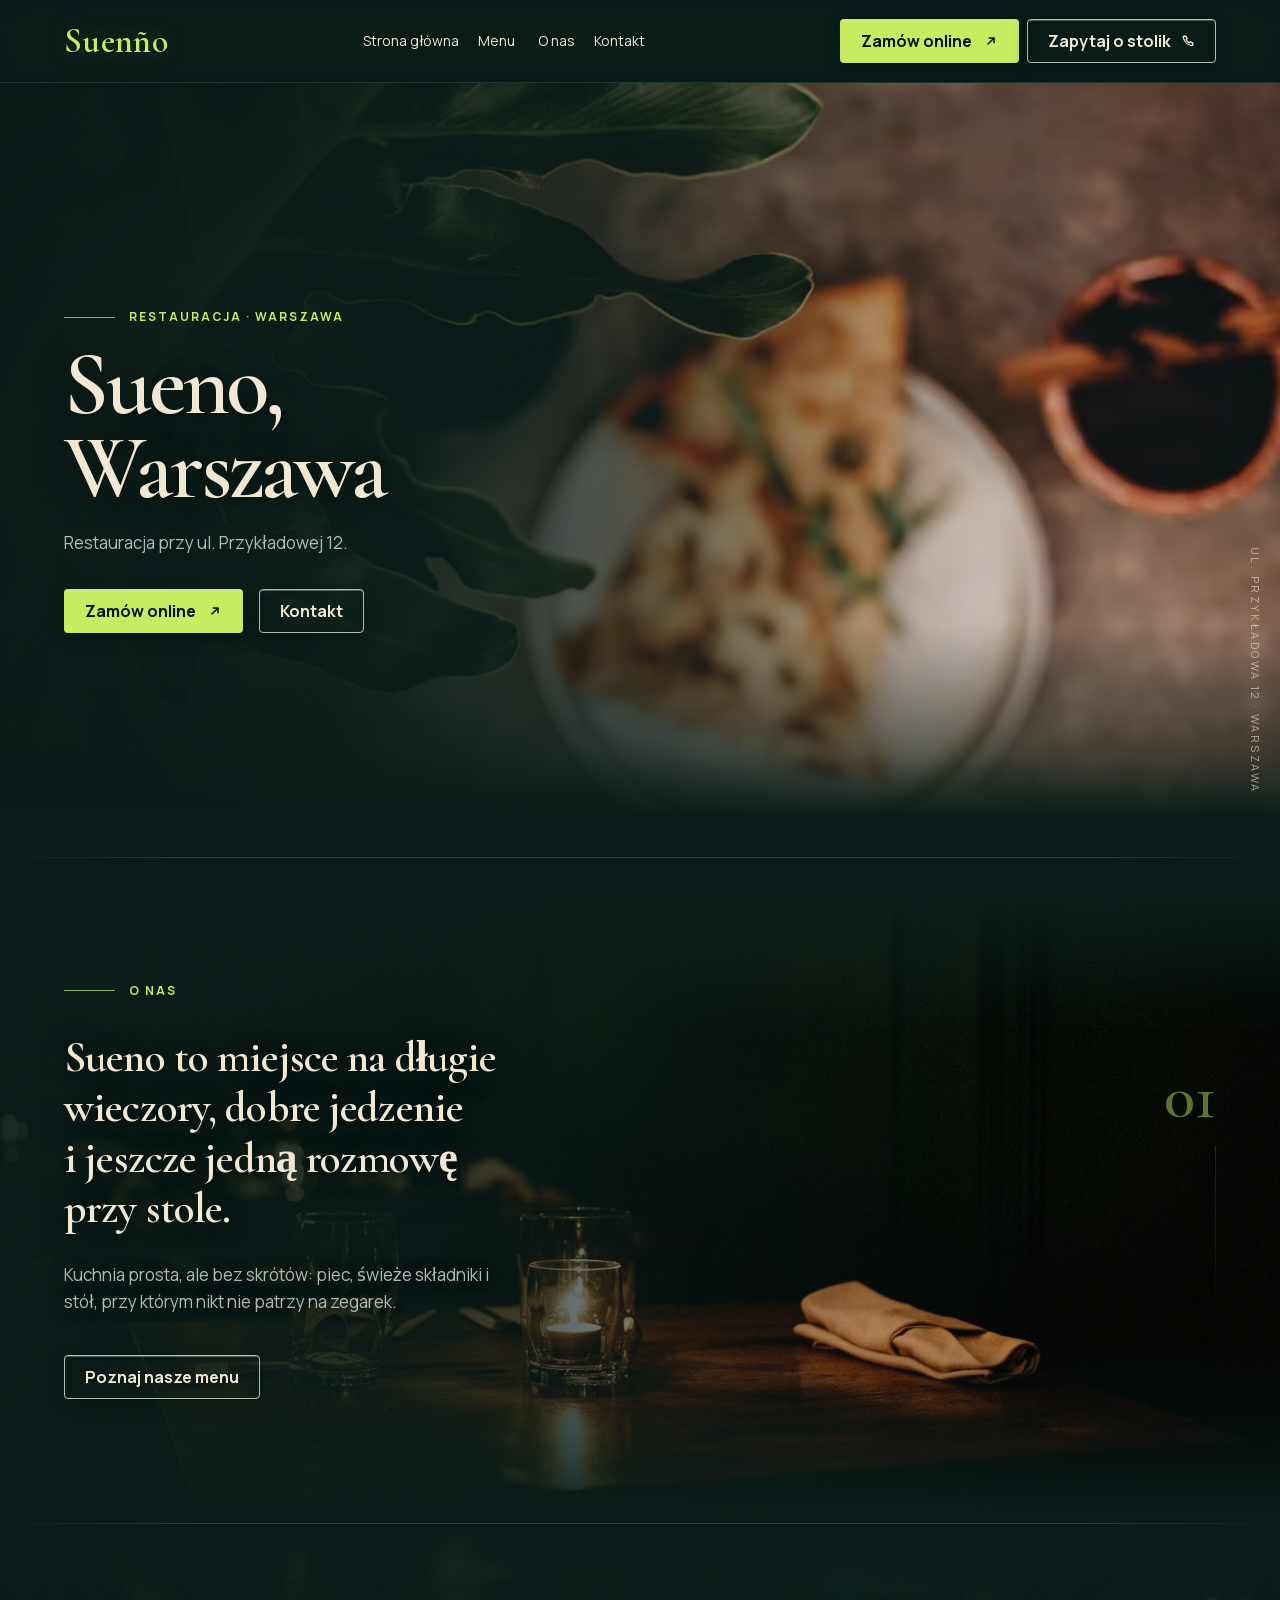
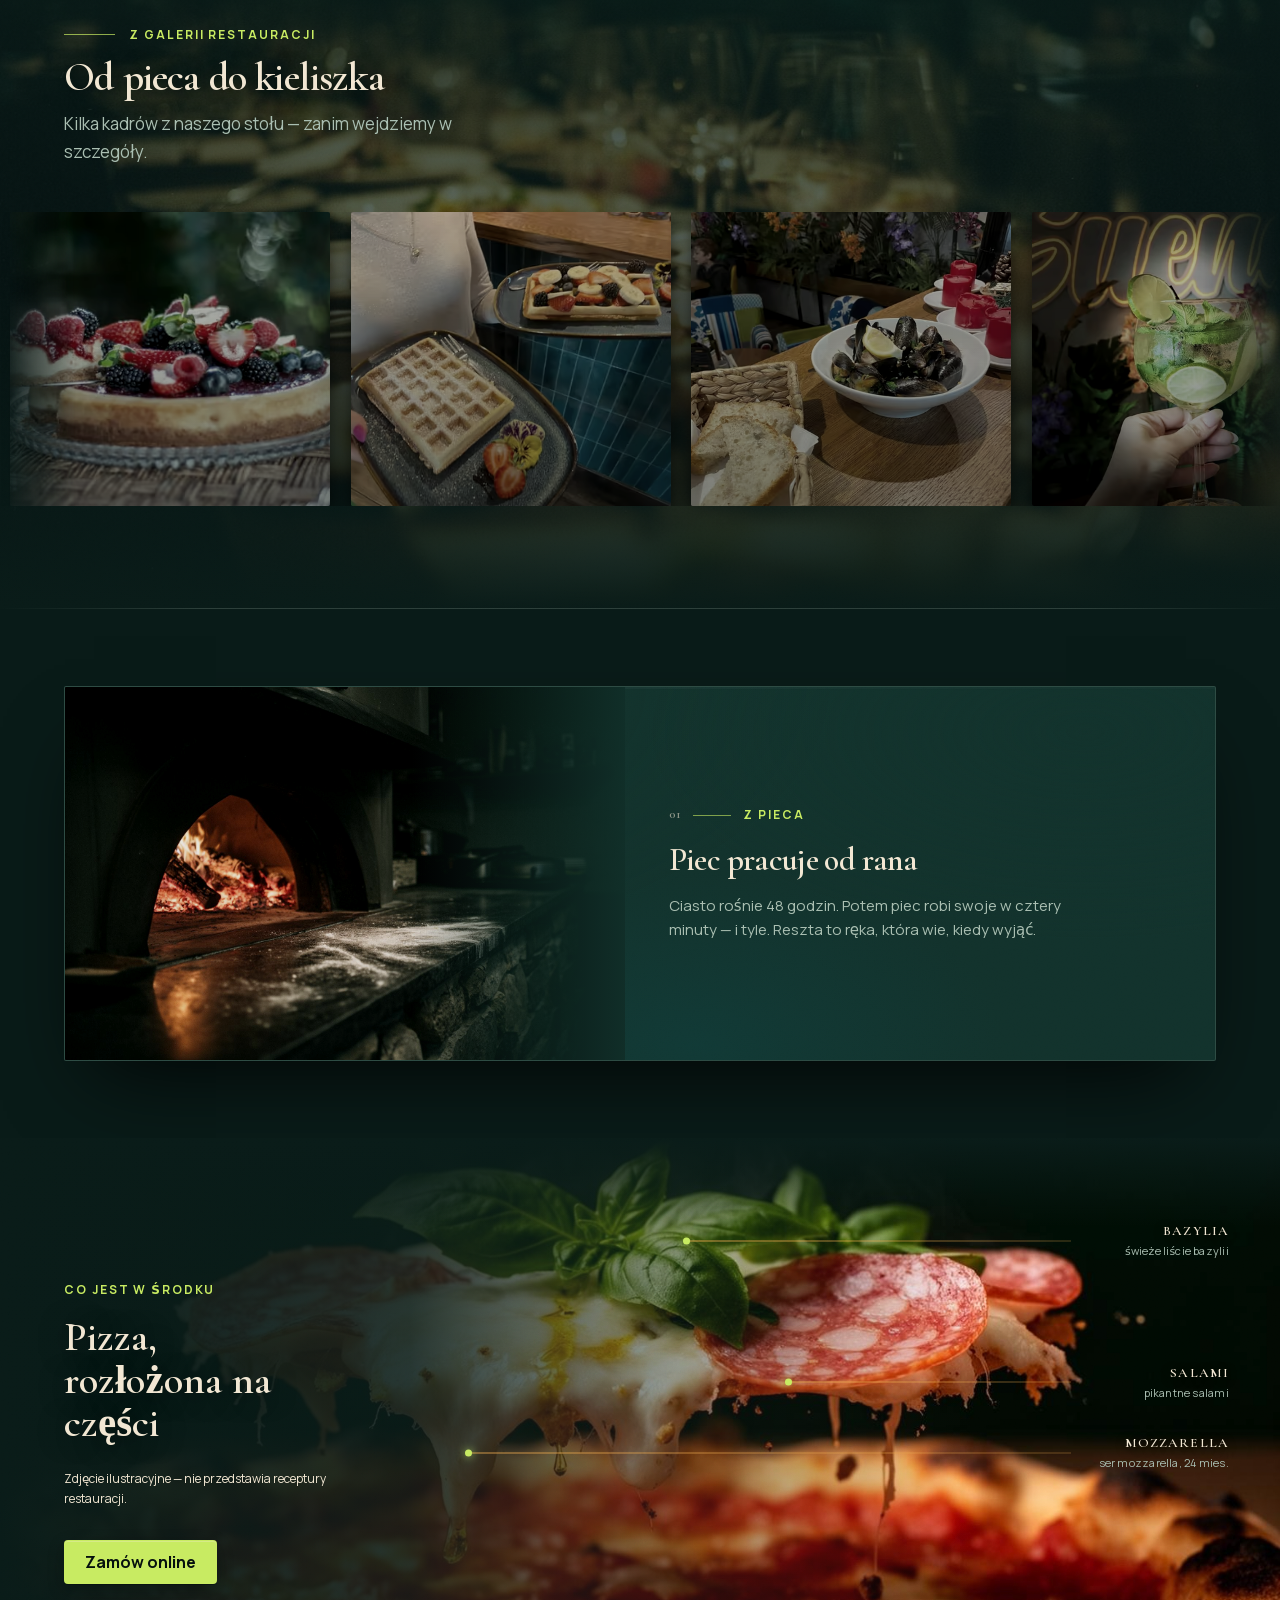
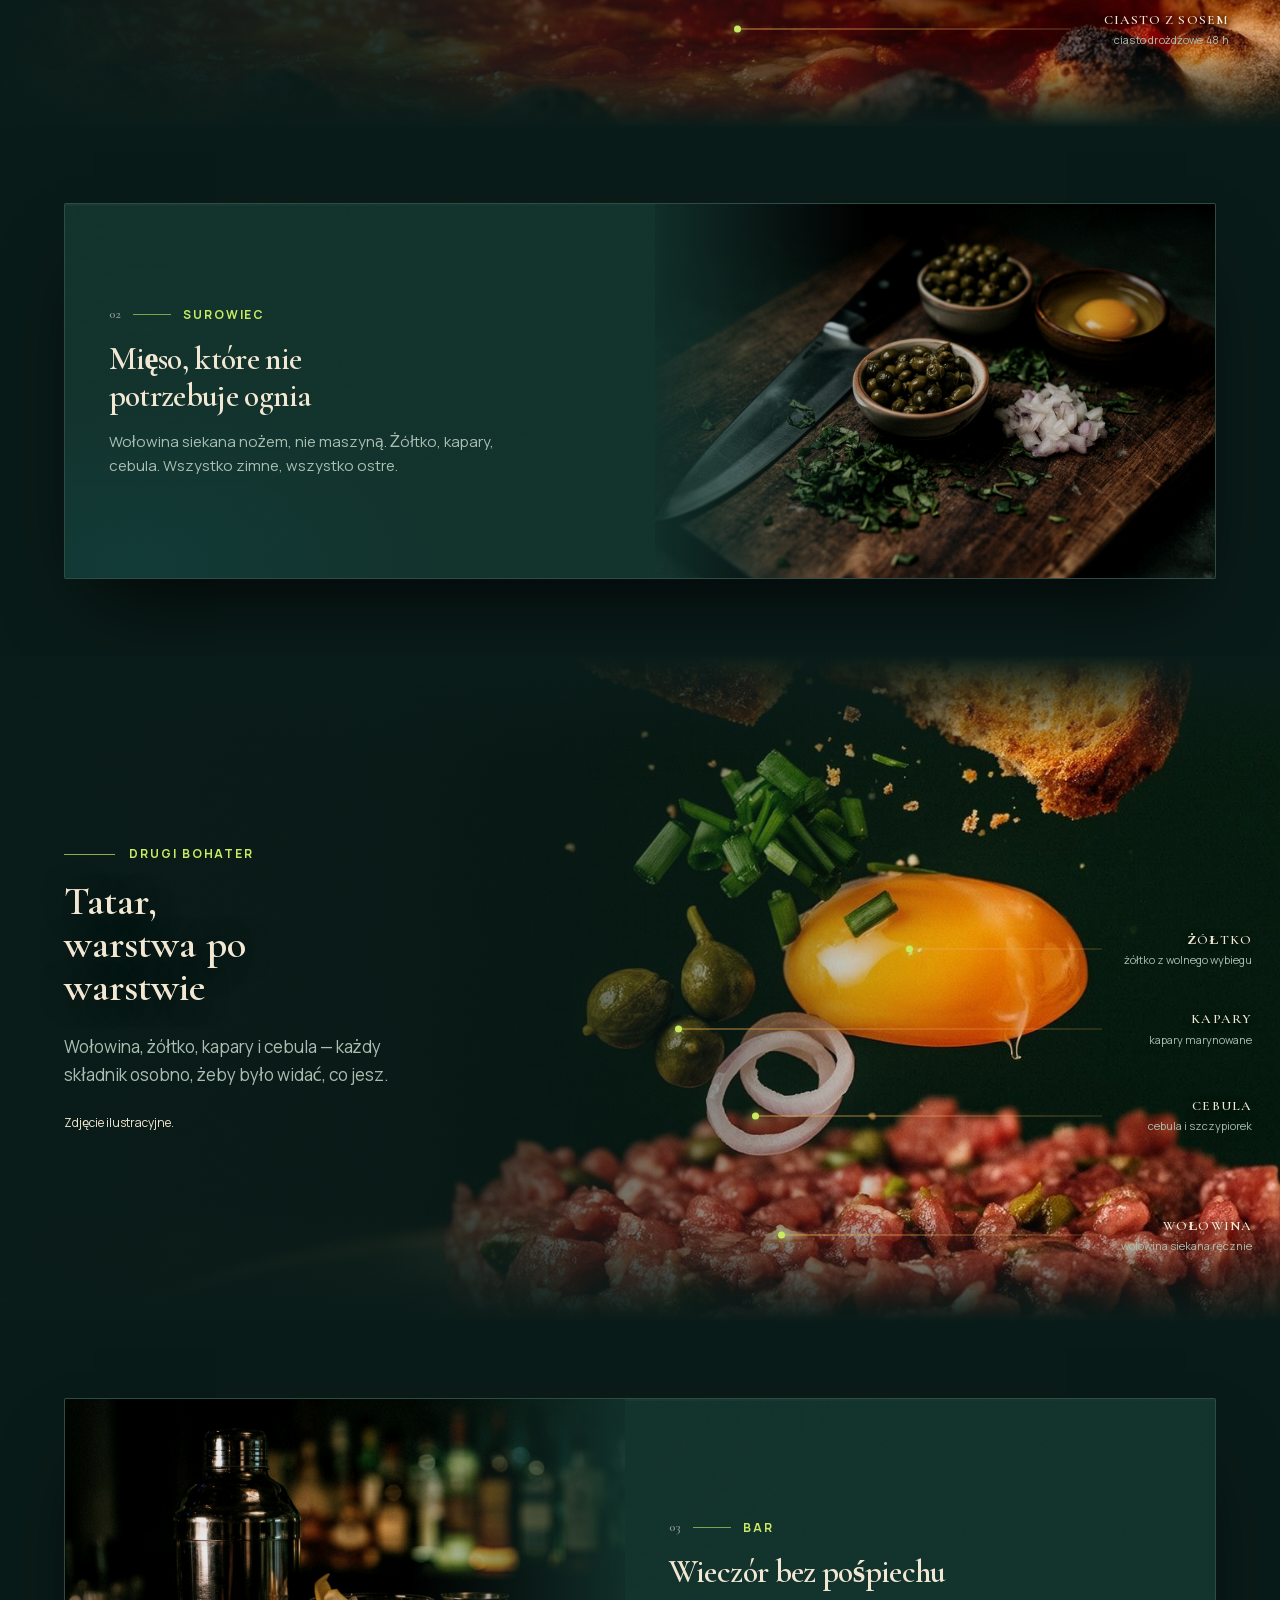
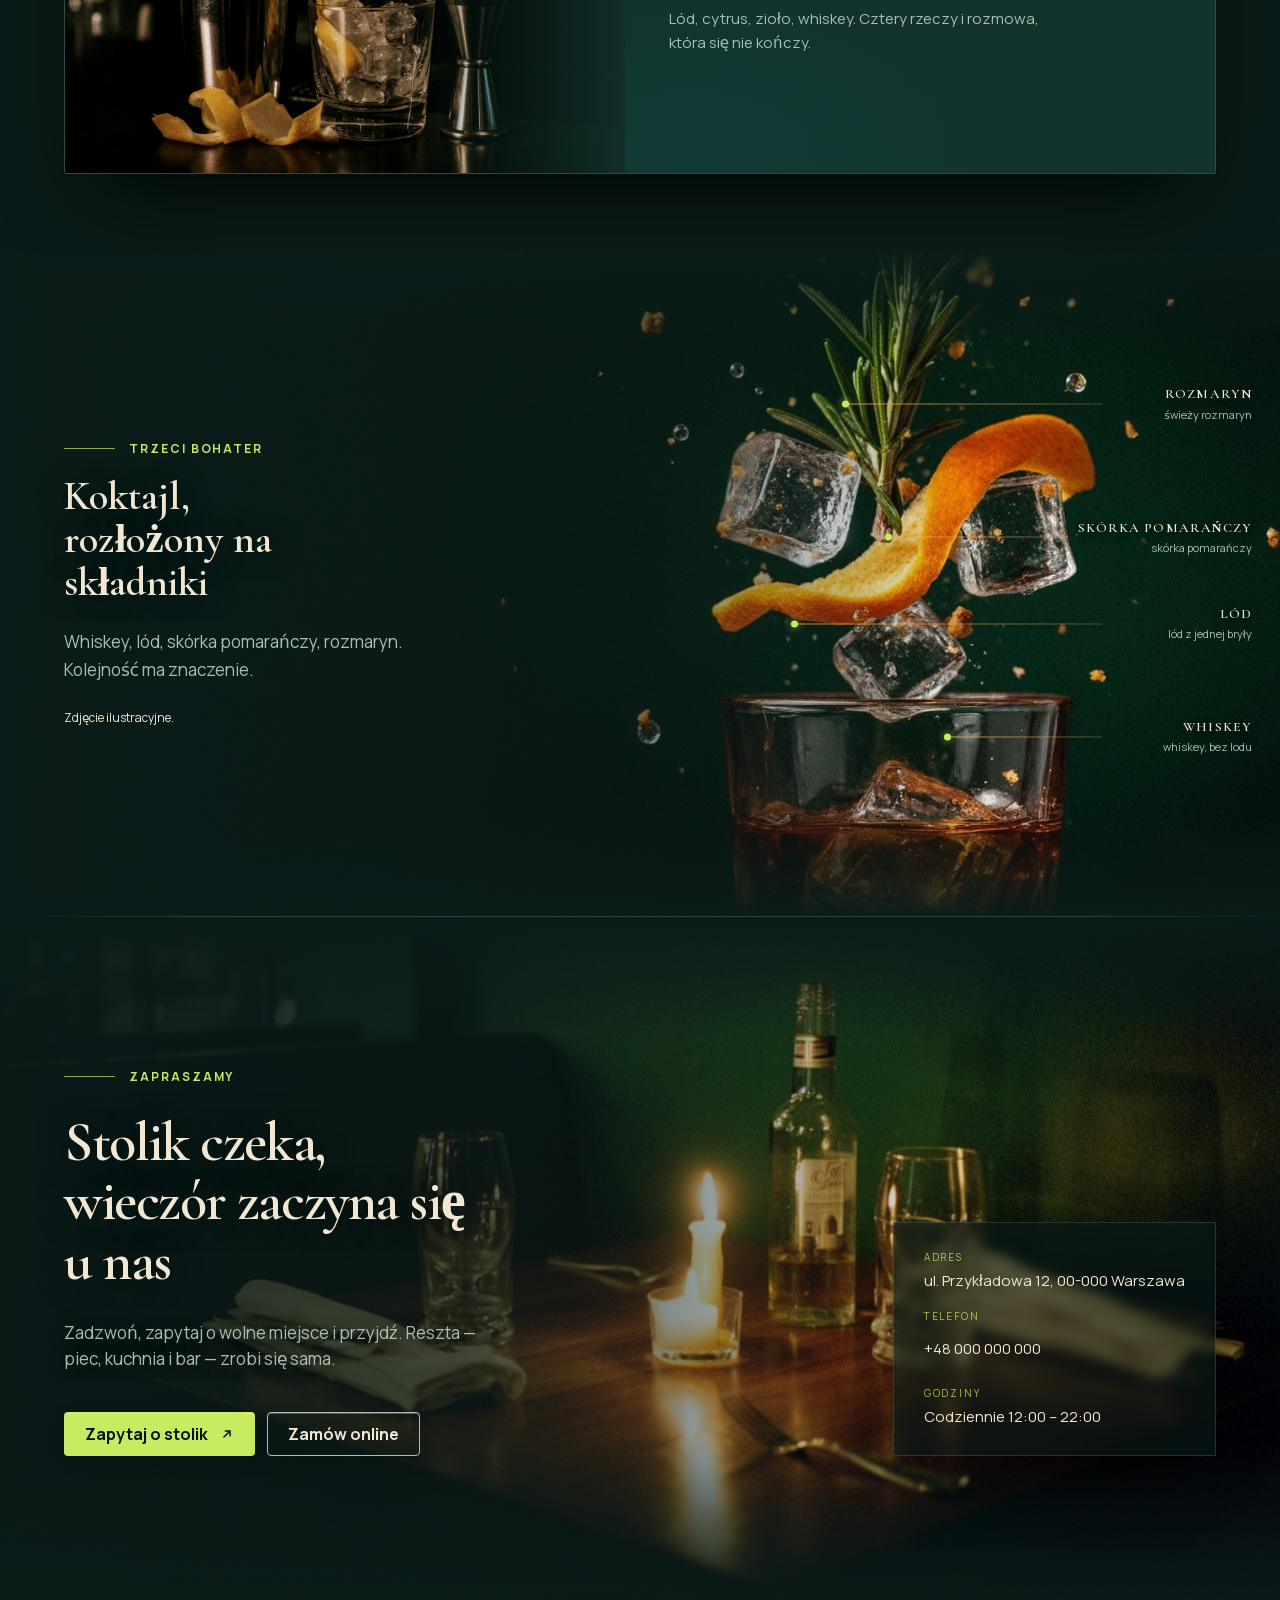
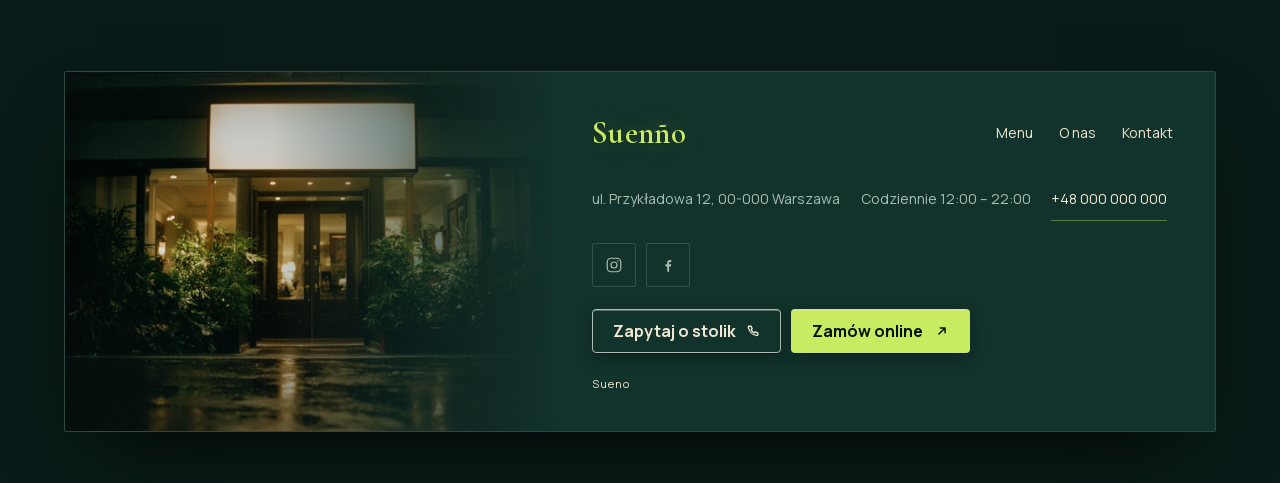
<file: index.html>
<!DOCTYPE html><html lang="pl"> <head><meta charset="UTF-8"><link rel="icon" href="data:,"><meta name="viewport" content="width=device-width, initial-scale=1"><title>Sueno — restauracja</title><meta name="description" content="Sueno, ul. Przykładowa 12, 00-000 Warszawa."><link rel="canonical" href="https://www.suenokielczow.pl/"><meta property="og:type" content="website"><meta property="og:title" content="Sueno — restauracja"><meta property="og:description" content="Sueno, ul. Przykładowa 12, 00-000 Warszawa."><meta property="og:url" content="https://www.suenokielczow.pl/"><meta property="og:locale" content="pl_PL"><meta name="twitter:card" content="summary"><meta name="twitter:title" content="Sueno — restauracja"><meta name="twitter:description" content="Sueno, ul. Przykładowa 12, 00-000 Warszawa."><link rel="preload" href="/fonts/cormorant-garamond-600-latin.woff2" as="font" type="font/woff2" crossorigin><link rel="preload" href="/fonts/manrope-400-latin.woff2" as="font" type="font/woff2" crossorigin><style>[data-motion=section-rise],[data-motion=gallery-grid]>*{opacity:1;transform:none}@media(prefers-reduced-motion:reduce){[data-motion],[data-motion] *{opacity:1!important;transform:none!important}}
</style>
<link rel="stylesheet" href="/_astro/index.DR9s9Qcz.css">
<link rel="stylesheet" href="/_astro/index.CjsCvFnd.css">
<style>.button[data-astro-cid-6ygtcg62]{min-height:var(--tap-min);min-width:var(--tap-min);padding:var(--btn-pad-md);border:1px solid transparent;border-radius:var(--radius-sm);display:inline-flex;align-items:center;justify-content:center;gap:10px;text-decoration:none;font-weight:700;line-height:1.25;box-shadow:var(--btn-shadow-1),var(--btn-inner-highlight);transition:transform .16s ease,box-shadow .16s ease,background-color .16s ease,color .16s ease;transform:translateY(0)}.button--md[data-astro-cid-6ygtcg62]{padding:var(--btn-pad-md)}.button--lg[data-astro-cid-6ygtcg62]{padding:var(--btn-pad-lg)}.button--primary[data-astro-cid-6ygtcg62]{background:var(--c-lime);color:var(--text-on-accent,var(--c-ink))}.button--secondary[data-astro-cid-6ygtcg62]{background:transparent;border-color:var(--c-sage);color:var(--text-primary)}.button--ghost[data-astro-cid-6ygtcg62]{background:transparent;color:var(--text-accent);box-shadow:none}.button__label[data-astro-cid-6ygtcg62],.button__icon[data-astro-cid-6ygtcg62]{display:inline-flex;align-items:center;line-height:1}.button__icon[data-astro-cid-6ygtcg62] svg[data-astro-cid-6ygtcg62]{display:block}.button__icon[data-astro-cid-6ygtcg62]{flex:none}.button--primary[data-astro-cid-6ygtcg62] .button__icon[data-astro-cid-6ygtcg62]{margin-left:2px}.button[data-astro-cid-6ygtcg62]:active{transform:translateY(var(--btn-press-offset,1px));box-shadow:var(--btn-shadow-pressed)}.button[data-astro-cid-6ygtcg62]:focus-visible{outline:2px solid var(--focus-ring);outline-offset:3px}@media(hover:hover){.button[data-astro-cid-6ygtcg62]:hover{transform:translateY(var(--btn-lift-hover,-1px));box-shadow:var(--btn-shadow-2)}.button--ghost[data-astro-cid-6ygtcg62]:hover{box-shadow:var(--btn-shadow-1)}}@media(prefers-reduced-motion:reduce){.button[data-astro-cid-6ygtcg62]{transition:none}.button[data-astro-cid-6ygtcg62]:hover,.button[data-astro-cid-6ygtcg62]:active{transform:none}}
</style></head> <body> <a class="skip-link" href="#main-content">Przejdź do treści</a> <header class="site-header" data-astro-cid-r7uuxm25> <div class="header-inner" data-astro-cid-r7uuxm25> <a class="logo logo--header" href="/" aria-label="Sueno — strona główna"> <span class="logo__word" aria-hidden="true">Suen&#241;o</span> </a>  <nav class="desktop-nav" aria-label="Nawigacja główna" data-astro-cid-r7uuxm25><a href="/" data-astro-cid-r7uuxm25>Strona główna</a><a href="/menu" data-astro-cid-r7uuxm25>Menu</a><a href="/o-nas" data-astro-cid-r7uuxm25>O nas</a><a href="/kontakt" data-astro-cid-r7uuxm25>Kontakt</a></nav> <div class="header-actions" data-astro-cid-r7uuxm25><a class="button button--primary button--md" href="https://example.com/zamowienie" target="_blank" rel="noopener noreferrer" data-astro-cid-6ygtcg62> <span class="button__label" data-astro-cid-6ygtcg62>Zamów online</span> <span class="button__icon" aria-hidden="true" data-astro-cid-6ygtcg62> <svg viewBox="0 0 16 16" width="14" height="14" fill="none" stroke="currentColor" stroke-width="1.7" stroke-linecap="round" stroke-linejoin="round" data-astro-cid-6ygtcg62> <path d="M4.5 11.5 11.5 4.5M6 4.5h5.5V10" data-astro-cid-6ygtcg62></path> </svg> </span>    </a> <a class="button button--secondary button--md" href="tel:+48000000000" data-astro-cid-6ygtcg62> <span class="button__label" data-astro-cid-6ygtcg62>Zapytaj o stolik</span>  <span class="button__icon" aria-hidden="true" data-astro-cid-6ygtcg62> <svg viewBox="0 0 16 16" width="14" height="14" fill="none" stroke="currentColor" stroke-width="1.6" stroke-linecap="round" stroke-linejoin="round" data-astro-cid-6ygtcg62> <path d="M5.6 2.5 7 5.2 5.9 6.6a7.4 7.4 0 0 0 3.5 3.5l1.4-1.1 2.7 1.4v2c0 .5-.4.9-.9.9A11.6 11.6 0 0 1 2.6 3.4c0-.5.4-.9.9-.9h2.1Z" data-astro-cid-6ygtcg62></path> </svg> </span>   </a> </div> <div class="mobile-only" data-astro-cid-rhwoumtj> <div class="mobile-actions" data-astro-cid-rhwoumtj><a class="button button--primary button--md" href="https://example.com/zamowienie" target="_blank" rel="noopener noreferrer" data-astro-cid-6ygtcg62> <span class="button__label" data-astro-cid-6ygtcg62>Zamów online</span>     </a> <button class="drawer-trigger" type="button" aria-label="Otwórz menu" aria-expanded="false" aria-controls="mobile-drawer" data-astro-cid-rhwoumtj>☰</button></div> <dialog id="mobile-drawer" class="drawer" aria-label="Menu główne" data-astro-cid-rhwoumtj> <div class="drawer-head" data-astro-cid-rhwoumtj><span class="drawer-wordmark" data-astro-cid-rhwoumtj>Sueno</span><button class="drawer-close" type="button" aria-label="Zamknij menu" data-astro-cid-rhwoumtj>×</button></div> <nav aria-label="Menu mobilne" data-astro-cid-rhwoumtj><a href="/" data-astro-cid-rhwoumtj>Strona główna</a><a href="/menu" data-astro-cid-rhwoumtj>Menu</a><a href="/o-nas" data-astro-cid-rhwoumtj>O nas</a><a href="/kontakt" data-astro-cid-rhwoumtj>Kontakt</a></nav> <div class="drawer-actions" data-astro-cid-rhwoumtj><a class="button button--primary button--md" href="https://example.com/zamowienie" target="_blank" rel="noopener noreferrer" data-astro-cid-6ygtcg62> <span class="button__label" data-astro-cid-6ygtcg62>Zamów online</span>     </a> <a class="button button--secondary button--md" href="tel:+48000000000" data-astro-cid-6ygtcg62> <span class="button__label" data-astro-cid-6ygtcg62>Zapytaj o stolik</span>     </a> </div> </dialog> </div> <script type="module">const r=document.querySelector(".drawer-trigger"),e=document.querySelector("#mobile-drawer"),i=document.querySelector(".drawer-close");if(r&&e&&i){const c=()=>[...e.querySelectorAll("a[href],button:not([disabled])")];r.addEventListener("click",()=>{e.showModal(),r.setAttribute("aria-expanded","true"),c()[0]?.focus()}),i.addEventListener("click",()=>e.close()),e.addEventListener("close",()=>{r.setAttribute("aria-expanded","false"),r.focus()}),e.addEventListener("click",t=>{t.target.closest("a[href]")&&e.close()}),e.addEventListener("keydown",t=>{if(t.key!=="Tab")return;const s=c(),o=s[0],a=s.at(-1);t.shiftKey&&document.activeElement===o?(t.preventDefault(),a?.focus()):!t.shiftKey&&document.activeElement===a&&(t.preventDefault(),o?.focus())})}</script>  </div> </header>  <main id="main-content"><section class="hero" id="hero" aria-labelledby="hero-title" data-astro-cid-anhloy43> <div class="hero__media" aria-hidden="true" data-astro-cid-anhloy43> <picture data-astro-cid-anhloy43> <source type="image/avif" srcset="/images/hero/e01-013-480.avif 480w, /images/hero/e01-013-960.avif 960w, /images/hero/e01-013-1440.avif 1440w, /images/hero/e01-013-1920.avif 1920w, /images/hero/e01-013-2560.avif 2000w" sizes="100vw" data-astro-cid-anhloy43> <source type="image/webp" srcset="/images/hero/e01-013-480.webp 480w, /images/hero/e01-013-960.webp 960w, /images/hero/e01-013-1440.webp 1440w, /images/hero/e01-013-1920.webp 1920w, /images/hero/e01-013-2560.webp 2000w" sizes="100vw" data-astro-cid-anhloy43> <img src="/images/hero/e01-013-1440.jpg" srcset="/images/hero/e01-013-480.jpg 480w, /images/hero/e01-013-960.jpg 960w, /images/hero/e01-013-1440.jpg 1440w, /images/hero/e01-013-1920.jpg 1920w, /images/hero/e01-013-2560.jpg 2000w" sizes="100vw" alt="" width="2000" height="1333" fetchpriority="high" decoding="async" data-astro-cid-anhloy43> </picture> <span class="hero__scrim" aria-hidden="true" data-astro-cid-anhloy43></span> <span class="hero__vignette" aria-hidden="true" data-astro-cid-anhloy43></span> <span class="hero__grain" aria-hidden="true" data-astro-cid-anhloy43></span> </div> <div class="hero__copy" data-astro-cid-anhloy43> <p class="eyebrow" data-astro-cid-anhloy43><span class="eyebrow__rule" aria-hidden="true" data-astro-cid-anhloy43></span>Restauracja · Warszawa</p> <h1 id="hero-title" data-astro-cid-anhloy43>Sueno,<br data-astro-cid-anhloy43>Warszawa</h1> <p class="lead" data-astro-cid-anhloy43>Restauracja przy ul. Przykładowej 12.</p> <div class="actions" data-astro-cid-anhloy43> <a class="button button--primary button--md" href="https://example.com/zamowienie" target="_blank" rel="noopener noreferrer" data-astro-cid-6ygtcg62> <span class="button__label" data-astro-cid-6ygtcg62>Zamów online</span> <span class="button__icon" aria-hidden="true" data-astro-cid-6ygtcg62> <svg viewBox="0 0 16 16" width="14" height="14" fill="none" stroke="currentColor" stroke-width="1.7" stroke-linecap="round" stroke-linejoin="round" data-astro-cid-6ygtcg62> <path d="M4.5 11.5 11.5 4.5M6 4.5h5.5V10" data-astro-cid-6ygtcg62></path> </svg> </span>    </a>  <a class="button button--secondary button--md" href="/kontakt" data-astro-cid-6ygtcg62> <span class="button__label" data-astro-cid-6ygtcg62>Kontakt</span>     </a>  </div> </div> <p class="hero__side" aria-hidden="true" data-astro-cid-anhloy43>ul. Przykładowa 12 · Warszawa</p> </section> <section class="prologue" id="o-nas" aria-labelledby="prologue-title" data-astro-cid-bjxv5cov> <div class="prologue__media" aria-hidden="true" data-astro-cid-bjxv5cov> <img src="/scene/prologue-interior.jpg" alt="" width="1536" height="1024" loading="lazy" decoding="async" data-astro-cid-bjxv5cov> <span class="prologue__scrim" data-astro-cid-bjxv5cov></span> <span class="prologue__grain" data-astro-cid-bjxv5cov></span> </div> <div class="prologue__inner" data-astro-cid-bjxv5cov> <div class="prologue__copy" data-astro-cid-bjxv5cov> <p class="prologue__eyebrow" data-astro-cid-bjxv5cov><span class="prologue__rule" aria-hidden="true" data-astro-cid-bjxv5cov></span>O nas</p> <h2 id="prologue-title" class="prologue__title" data-astro-cid-bjxv5cov>
Sueno to miejsce na długie wieczory, dobre jedzenie i jeszcze jedną rozmowę przy stole.
</h2> <p class="prologue__lead" data-astro-cid-bjxv5cov>
Kuchnia prosta, ale bez skrótów: piec, świeże składniki i stół, przy którym nikt nie patrzy na zegarek.
</p> <a class="button button--secondary button--md" href="#signature-pizza" data-astro-cid-6ygtcg62> <span class="button__label" data-astro-cid-6ygtcg62>Poznaj nasze menu</span>     </a>  </div> <div class="prologue__aside" aria-hidden="true" data-astro-cid-bjxv5cov> <span class="prologue__index" data-astro-cid-bjxv5cov>01</span> <span class="prologue__line" data-astro-cid-bjxv5cov></span> </div> </div> </section> <section class="strip" aria-labelledby="strip-title" data-astro-cid-u23w3psi> <div class="strip__media" aria-hidden="true" data-astro-cid-u23w3psi> <img src="/scene/strip-bg.jpg" alt="" width="1536" height="1024" loading="lazy" decoding="async" data-astro-cid-u23w3psi> <span class="strip__scrim" data-astro-cid-u23w3psi></span> <span class="strip__grain" data-astro-cid-u23w3psi></span> </div> <header class="strip__head" data-astro-cid-u23w3psi> <p class="strip__eyebrow" data-astro-cid-u23w3psi><span class="strip__rule" aria-hidden="true" data-astro-cid-u23w3psi></span>Z galerii restauracji</p> <h2 id="strip-title" class="strip__title" data-astro-cid-u23w3psi>Od pieca do kieliszka</h2> <p class="strip__lead" data-astro-cid-u23w3psi>Kilka kadrów z naszego stołu — zanim wejdziemy w szczegóły.</p> </header> <div class="strip__viewport" data-astro-cid-u23w3psi> <div class="strip__track" data-astro-cid-u23w3psi> <ul class="strip__row" data-astro-cid-u23w3psi> <li class="strip__item" data-astro-cid-u23w3psi> <picture data-astro-cid-u23w3psi> <source type="image/avif" srcset="/images/gallery/e01-010-480.avif 480w, /images/gallery/e01-010-960.avif 960w" sizes="(max-width:767px) 62vw, 30vw" data-astro-cid-u23w3psi> <source type="image/webp" srcset="/images/gallery/e01-010-480.webp 480w, /images/gallery/e01-010-960.webp 960w" sizes="(max-width:767px) 62vw, 30vw" data-astro-cid-u23w3psi> <img src="/images/gallery/e01-010-960.webp" alt width="2000" height="1328" loading="lazy" decoding="async" data-astro-cid-u23w3psi> </picture> </li><li class="strip__item" data-astro-cid-u23w3psi> <picture data-astro-cid-u23w3psi> <source type="image/avif" srcset="/images/gallery/e01-014-480.avif 480w, /images/gallery/e01-014-960.avif 960w" sizes="(max-width:767px) 62vw, 30vw" data-astro-cid-u23w3psi> <source type="image/webp" srcset="/images/gallery/e01-014-480.webp 480w, /images/gallery/e01-014-960.webp 960w" sizes="(max-width:767px) 62vw, 30vw" data-astro-cid-u23w3psi> <img src="/images/gallery/e01-014-960.webp" alt width="2000" height="1500" loading="lazy" decoding="async" data-astro-cid-u23w3psi> </picture> </li><li class="strip__item" data-astro-cid-u23w3psi> <picture data-astro-cid-u23w3psi> <source type="image/avif" srcset="/images/gallery/e01-001-480.avif 480w, /images/gallery/e01-001-960.avif 960w" sizes="(max-width:767px) 62vw, 30vw" data-astro-cid-u23w3psi> <source type="image/webp" srcset="/images/gallery/e01-001-480.webp 480w, /images/gallery/e01-001-960.webp 960w" sizes="(max-width:767px) 62vw, 30vw" data-astro-cid-u23w3psi> <img src="/images/gallery/e01-001-960.webp" alt width="1500" height="2000" loading="lazy" decoding="async" data-astro-cid-u23w3psi> </picture> </li><li class="strip__item" data-astro-cid-u23w3psi> <picture data-astro-cid-u23w3psi> <source type="image/avif" srcset="/images/gallery/e01-002-480.avif 480w, /images/gallery/e01-002-960.avif 960w" sizes="(max-width:767px) 62vw, 30vw" data-astro-cid-u23w3psi> <source type="image/webp" srcset="/images/gallery/e01-002-480.webp 480w, /images/gallery/e01-002-960.webp 960w" sizes="(max-width:767px) 62vw, 30vw" data-astro-cid-u23w3psi> <img src="/images/gallery/e01-002-960.webp" alt width="1440" height="1800" loading="lazy" decoding="async" data-astro-cid-u23w3psi> </picture> </li><li class="strip__item" data-astro-cid-u23w3psi> <picture data-astro-cid-u23w3psi> <source type="image/avif" srcset="/images/gallery/e01-004-480.avif 480w, /images/gallery/e01-004-960.avif 960w" sizes="(max-width:767px) 62vw, 30vw" data-astro-cid-u23w3psi> <source type="image/webp" srcset="/images/gallery/e01-004-480.webp 480w, /images/gallery/e01-004-960.webp 960w" sizes="(max-width:767px) 62vw, 30vw" data-astro-cid-u23w3psi> <img src="/images/gallery/e01-004-960.webp" alt width="1440" height="1800" loading="lazy" decoding="async" data-astro-cid-u23w3psi> </picture> </li><li class="strip__item" data-astro-cid-u23w3psi> <picture data-astro-cid-u23w3psi> <source type="image/avif" srcset="/images/gallery/e01-005-480.avif 480w, /images/gallery/e01-005-960.avif 960w" sizes="(max-width:767px) 62vw, 30vw" data-astro-cid-u23w3psi> <source type="image/webp" srcset="/images/gallery/e01-005-480.webp 480w, /images/gallery/e01-005-960.webp 960w" sizes="(max-width:767px) 62vw, 30vw" data-astro-cid-u23w3psi> <img src="/images/gallery/e01-005-960.webp" alt width="1200" height="1600" loading="lazy" decoding="async" data-astro-cid-u23w3psi> </picture> </li><li class="strip__item" data-astro-cid-u23w3psi> <picture data-astro-cid-u23w3psi> <source type="image/avif" srcset="/images/gallery/e01-008-480.avif 480w, /images/gallery/e01-008-960.avif 960w" sizes="(max-width:767px) 62vw, 30vw" data-astro-cid-u23w3psi> <source type="image/webp" srcset="/images/gallery/e01-008-480.webp 480w, /images/gallery/e01-008-960.webp 960w" sizes="(max-width:767px) 62vw, 30vw" data-astro-cid-u23w3psi> <img src="/images/gallery/e01-008-960.webp" alt width="1030" height="1180" loading="lazy" decoding="async" data-astro-cid-u23w3psi> </picture> </li><li class="strip__item" data-astro-cid-u23w3psi> <picture data-astro-cid-u23w3psi> <source type="image/avif" srcset="/images/gallery/e01-009-480.avif 480w, /images/gallery/e01-009-960.avif 960w" sizes="(max-width:767px) 62vw, 30vw" data-astro-cid-u23w3psi> <source type="image/webp" srcset="/images/gallery/e01-009-480.webp 480w, /images/gallery/e01-009-960.webp 960w" sizes="(max-width:767px) 62vw, 30vw" data-astro-cid-u23w3psi> <img src="/images/gallery/e01-009-960.webp" alt width="1920" height="1440" loading="lazy" decoding="async" data-astro-cid-u23w3psi> </picture> </li> </ul><ul class="strip__row" aria-hidden="true" data-astro-cid-u23w3psi> <li class="strip__item" data-astro-cid-u23w3psi> <picture data-astro-cid-u23w3psi> <source type="image/avif" srcset="/images/gallery/e01-010-480.avif 480w, /images/gallery/e01-010-960.avif 960w" sizes="(max-width:767px) 62vw, 30vw" data-astro-cid-u23w3psi> <source type="image/webp" srcset="/images/gallery/e01-010-480.webp 480w, /images/gallery/e01-010-960.webp 960w" sizes="(max-width:767px) 62vw, 30vw" data-astro-cid-u23w3psi> <img src="/images/gallery/e01-010-960.webp" alt width="2000" height="1328" loading="lazy" decoding="async" data-astro-cid-u23w3psi> </picture> </li><li class="strip__item" data-astro-cid-u23w3psi> <picture data-astro-cid-u23w3psi> <source type="image/avif" srcset="/images/gallery/e01-014-480.avif 480w, /images/gallery/e01-014-960.avif 960w" sizes="(max-width:767px) 62vw, 30vw" data-astro-cid-u23w3psi> <source type="image/webp" srcset="/images/gallery/e01-014-480.webp 480w, /images/gallery/e01-014-960.webp 960w" sizes="(max-width:767px) 62vw, 30vw" data-astro-cid-u23w3psi> <img src="/images/gallery/e01-014-960.webp" alt width="2000" height="1500" loading="lazy" decoding="async" data-astro-cid-u23w3psi> </picture> </li><li class="strip__item" data-astro-cid-u23w3psi> <picture data-astro-cid-u23w3psi> <source type="image/avif" srcset="/images/gallery/e01-001-480.avif 480w, /images/gallery/e01-001-960.avif 960w" sizes="(max-width:767px) 62vw, 30vw" data-astro-cid-u23w3psi> <source type="image/webp" srcset="/images/gallery/e01-001-480.webp 480w, /images/gallery/e01-001-960.webp 960w" sizes="(max-width:767px) 62vw, 30vw" data-astro-cid-u23w3psi> <img src="/images/gallery/e01-001-960.webp" alt width="1500" height="2000" loading="lazy" decoding="async" data-astro-cid-u23w3psi> </picture> </li><li class="strip__item" data-astro-cid-u23w3psi> <picture data-astro-cid-u23w3psi> <source type="image/avif" srcset="/images/gallery/e01-002-480.avif 480w, /images/gallery/e01-002-960.avif 960w" sizes="(max-width:767px) 62vw, 30vw" data-astro-cid-u23w3psi> <source type="image/webp" srcset="/images/gallery/e01-002-480.webp 480w, /images/gallery/e01-002-960.webp 960w" sizes="(max-width:767px) 62vw, 30vw" data-astro-cid-u23w3psi> <img src="/images/gallery/e01-002-960.webp" alt width="1440" height="1800" loading="lazy" decoding="async" data-astro-cid-u23w3psi> </picture> </li><li class="strip__item" data-astro-cid-u23w3psi> <picture data-astro-cid-u23w3psi> <source type="image/avif" srcset="/images/gallery/e01-004-480.avif 480w, /images/gallery/e01-004-960.avif 960w" sizes="(max-width:767px) 62vw, 30vw" data-astro-cid-u23w3psi> <source type="image/webp" srcset="/images/gallery/e01-004-480.webp 480w, /images/gallery/e01-004-960.webp 960w" sizes="(max-width:767px) 62vw, 30vw" data-astro-cid-u23w3psi> <img src="/images/gallery/e01-004-960.webp" alt width="1440" height="1800" loading="lazy" decoding="async" data-astro-cid-u23w3psi> </picture> </li><li class="strip__item" data-astro-cid-u23w3psi> <picture data-astro-cid-u23w3psi> <source type="image/avif" srcset="/images/gallery/e01-005-480.avif 480w, /images/gallery/e01-005-960.avif 960w" sizes="(max-width:767px) 62vw, 30vw" data-astro-cid-u23w3psi> <source type="image/webp" srcset="/images/gallery/e01-005-480.webp 480w, /images/gallery/e01-005-960.webp 960w" sizes="(max-width:767px) 62vw, 30vw" data-astro-cid-u23w3psi> <img src="/images/gallery/e01-005-960.webp" alt width="1200" height="1600" loading="lazy" decoding="async" data-astro-cid-u23w3psi> </picture> </li><li class="strip__item" data-astro-cid-u23w3psi> <picture data-astro-cid-u23w3psi> <source type="image/avif" srcset="/images/gallery/e01-008-480.avif 480w, /images/gallery/e01-008-960.avif 960w" sizes="(max-width:767px) 62vw, 30vw" data-astro-cid-u23w3psi> <source type="image/webp" srcset="/images/gallery/e01-008-480.webp 480w, /images/gallery/e01-008-960.webp 960w" sizes="(max-width:767px) 62vw, 30vw" data-astro-cid-u23w3psi> <img src="/images/gallery/e01-008-960.webp" alt width="1030" height="1180" loading="lazy" decoding="async" data-astro-cid-u23w3psi> </picture> </li><li class="strip__item" data-astro-cid-u23w3psi> <picture data-astro-cid-u23w3psi> <source type="image/avif" srcset="/images/gallery/e01-009-480.avif 480w, /images/gallery/e01-009-960.avif 960w" sizes="(max-width:767px) 62vw, 30vw" data-astro-cid-u23w3psi> <source type="image/webp" srcset="/images/gallery/e01-009-480.webp 480w, /images/gallery/e01-009-960.webp 960w" sizes="(max-width:767px) 62vw, 30vw" data-astro-cid-u23w3psi> <img src="/images/gallery/e01-009-960.webp" alt width="1920" height="1440" loading="lazy" decoding="async" data-astro-cid-u23w3psi> </picture> </li> </ul> </div> </div> </section>  <section class="interlude" aria-label="Z pieca" data-astro-cid-goe46iql> <div class="interlude__card" data-astro-cid-goe46iql> <figure class="interlude__media" data-astro-cid-goe46iql> <img src="/scene/interlude-oven.jpg" alt="Piec do pizzy w kuchni restauracji" loading="lazy" decoding="async" data-astro-cid-goe46iql> <span class="interlude__grain" aria-hidden="true" data-astro-cid-goe46iql></span> </figure> <div class="interlude__copy" data-astro-cid-goe46iql> <p class="interlude__eyebrow" data-astro-cid-goe46iql><span class="interlude__num" data-astro-cid-goe46iql>01</span><span class="interlude__rule" aria-hidden="true" data-astro-cid-goe46iql></span>Z pieca</p> <h2 class="interlude__title" data-astro-cid-goe46iql>Piec pracuje od rana</h2> <p class="interlude__text" data-astro-cid-goe46iql>Ciasto rośnie 48 godzin. Potem piec robi swoje w cztery minuty — i tyle. Reszta to ręka, która wie, kiedy wyjąć.</p> </div> </div> </section>  <section id="signature-pizza" class="pizza-band" aria-labelledby="pizza-title" data-astro-cid-emfygwge> <div class="pizza-band__media" data-astro-cid-emfygwge> <img src="/scene/pizza-plain.jpg" alt="" aria-hidden="true" width="1536" height="1024" loading="lazy" decoding="async" data-astro-cid-emfygwge> <span class="pizza-band__scrim" aria-hidden="true" data-astro-cid-emfygwge></span> <span class="pizza-band__grain" aria-hidden="true" data-astro-cid-emfygwge></span> </div> <div class="pizza-band__copy" data-astro-cid-emfygwge> <p class="pizza-eyebrow" data-astro-cid-emfygwge>Co jest w środku</p> <h2 id="pizza-title" data-astro-cid-emfygwge>Pizza, rozłożona na części</h2>  <p class="pizza-note" data-astro-cid-emfygwge>Zdjęcie ilustracyjne — nie przedstawia receptury restauracji.</p> <a class="button button--primary button--md" href="https://www.suenokielczow.pl/restauracja/sueno-kielczow" target="_blank" rel="noopener noreferrer" data-astro-cid-6ygtcg62> <span class="button__label" data-astro-cid-6ygtcg62>Zamów online</span>     </a>  </div> <ul class="pizza-band__labels" aria-label="Składniki pizzy" data-astro-cid-emfygwge> <li class="pizza-label" style="--top:14%;--len:30vw" data-astro-cid-emfygwge> <span class="pizza-label__text" data-astro-cid-emfygwge><strong data-astro-cid-emfygwge>BAZYLIA</strong><em data-astro-cid-emfygwge>świeże liście bazylii</em></span> <span class="pizza-label__leader" aria-hidden="true" data-astro-cid-emfygwge></span> </li><li class="pizza-label" style="--top:38%;--len:22vw" data-astro-cid-emfygwge> <span class="pizza-label__text" data-astro-cid-emfygwge><strong data-astro-cid-emfygwge>SALAMI</strong><em data-astro-cid-emfygwge>pikantne salami</em></span> <span class="pizza-label__leader" aria-hidden="true" data-astro-cid-emfygwge></span> </li><li class="pizza-label" style="--top:50%;--len:47vw" data-astro-cid-emfygwge> <span class="pizza-label__text" data-astro-cid-emfygwge><strong data-astro-cid-emfygwge>MOZZARELLA</strong><em data-astro-cid-emfygwge>ser mozzarella, 24 mies.</em></span> <span class="pizza-label__leader" aria-hidden="true" data-astro-cid-emfygwge></span> </li><li class="pizza-label" style="--top:80%;--len:26vw" data-astro-cid-emfygwge> <span class="pizza-label__text" data-astro-cid-emfygwge><strong data-astro-cid-emfygwge>CIASTO Z SOSEM</strong><em data-astro-cid-emfygwge>ciasto drożdżowe 48 h</em></span> <span class="pizza-label__leader" aria-hidden="true" data-astro-cid-emfygwge></span> </li> </ul> </section>  <section class="interlude interlude--reverse" aria-label="Surowiec" data-astro-cid-goe46iql> <div class="interlude__card" data-astro-cid-goe46iql> <figure class="interlude__media" data-astro-cid-goe46iql> <img src="/scene/interlude-board.jpg" alt="Deska z nożem, kaparami i żółtkiem" loading="lazy" decoding="async" data-astro-cid-goe46iql> <span class="interlude__grain" aria-hidden="true" data-astro-cid-goe46iql></span> </figure> <div class="interlude__copy" data-astro-cid-goe46iql> <p class="interlude__eyebrow" data-astro-cid-goe46iql><span class="interlude__num" data-astro-cid-goe46iql>02</span><span class="interlude__rule" aria-hidden="true" data-astro-cid-goe46iql></span>Surowiec</p> <h2 class="interlude__title" data-astro-cid-goe46iql>Mięso, które nie potrzebuje ognia</h2> <p class="interlude__text" data-astro-cid-goe46iql>Wołowina siekana nożem, nie maszyną. Żółtko, kapary, cebula. Wszystko zimne, wszystko ostre.</p> </div> </div> </section>  <section id="tatar" class="course" aria-labelledby="tatar-title" data-astro-cid-qxnzfk77> <div class="course__media" aria-hidden="true" data-astro-cid-qxnzfk77> <img src="/scene/tatar-exploded.jpg" alt="Tatar rozłożony na składniki" loading="lazy" decoding="async" data-astro-cid-qxnzfk77> <span class="course__scrim" data-astro-cid-qxnzfk77></span> <span class="course__grain" data-astro-cid-qxnzfk77></span> </div> <div class="course__copy" data-astro-cid-qxnzfk77> <p class="course__eyebrow" data-astro-cid-qxnzfk77><span class="course__rule" data-astro-cid-qxnzfk77></span>Drugi bohater</p> <h2 id="tatar-title" data-astro-cid-qxnzfk77>Tatar, warstwa po warstwie</h2> <p class="course__lead" data-astro-cid-qxnzfk77>Wołowina, żółtko, kapary i cebula — każdy składnik osobno, żeby było widać, co jesz.</p> <p class="course__note" data-astro-cid-qxnzfk77>Zdjęcie ilustracyjne.</p> </div> <ul class="course__labels" aria-label="Drugi bohater" data-astro-cid-qxnzfk77> <li class="course-label" style="--top:41%;--len:15vw" data-astro-cid-qxnzfk77> <span class="course-label__text" data-astro-cid-qxnzfk77><strong data-astro-cid-qxnzfk77>ŻÓŁTKO</strong><em data-astro-cid-qxnzfk77>żółtko z wolnego wybiegu</em></span> <span class="course-label__leader" aria-hidden="true" data-astro-cid-qxnzfk77></span> </li><li class="course-label" style="--top:53%;--len:33vw" data-astro-cid-qxnzfk77> <span class="course-label__text" data-astro-cid-qxnzfk77><strong data-astro-cid-qxnzfk77>KAPARY</strong><em data-astro-cid-qxnzfk77>kapary marynowane</em></span> <span class="course-label__leader" aria-hidden="true" data-astro-cid-qxnzfk77></span> </li><li class="course-label" style="--top:66%;--len:27vw" data-astro-cid-qxnzfk77> <span class="course-label__text" data-astro-cid-qxnzfk77><strong data-astro-cid-qxnzfk77>CEBULA</strong><em data-astro-cid-qxnzfk77>cebula i szczypiorek</em></span> <span class="course-label__leader" aria-hidden="true" data-astro-cid-qxnzfk77></span> </li><li class="course-label" style="--top:84%;--len:25vw" data-astro-cid-qxnzfk77> <span class="course-label__text" data-astro-cid-qxnzfk77><strong data-astro-cid-qxnzfk77>WOŁOWINA</strong><em data-astro-cid-qxnzfk77>wołowina siekana ręcznie</em></span> <span class="course-label__leader" aria-hidden="true" data-astro-cid-qxnzfk77></span> </li> </ul> </section>  <section class="interlude" aria-label="Bar" data-astro-cid-goe46iql> <div class="interlude__card" data-astro-cid-goe46iql> <figure class="interlude__media" data-astro-cid-goe46iql> <img src="/scene/interlude-bar.jpg" alt="Shaker i szklanka z lodem na barze" loading="lazy" decoding="async" data-astro-cid-goe46iql> <span class="interlude__grain" aria-hidden="true" data-astro-cid-goe46iql></span> </figure> <div class="interlude__copy" data-astro-cid-goe46iql> <p class="interlude__eyebrow" data-astro-cid-goe46iql><span class="interlude__num" data-astro-cid-goe46iql>03</span><span class="interlude__rule" aria-hidden="true" data-astro-cid-goe46iql></span>Bar</p> <h2 class="interlude__title" data-astro-cid-goe46iql>Wieczór bez pośpiechu</h2> <p class="interlude__text" data-astro-cid-goe46iql>Lód, cytrus, zioło, whiskey. Cztery rzeczy i rozmowa, która się nie kończy.</p> </div> </div> </section>  <section id="koktajl" class="course" aria-labelledby="koktajl-title" data-astro-cid-qxnzfk77> <div class="course__media" aria-hidden="true" data-astro-cid-qxnzfk77> <img src="/scene/cocktail-exploded.jpg" alt="Koktajl rozłożony na składniki" loading="lazy" decoding="async" data-astro-cid-qxnzfk77> <span class="course__scrim" data-astro-cid-qxnzfk77></span> <span class="course__grain" data-astro-cid-qxnzfk77></span> </div> <div class="course__copy" data-astro-cid-qxnzfk77> <p class="course__eyebrow" data-astro-cid-qxnzfk77><span class="course__rule" data-astro-cid-qxnzfk77></span>Trzeci bohater</p> <h2 id="koktajl-title" data-astro-cid-qxnzfk77>Koktajl, rozłożony na składniki</h2> <p class="course__lead" data-astro-cid-qxnzfk77>Whiskey, lód, skórka pomarańczy, rozmaryn. Kolejność ma znaczenie.</p> <p class="course__note" data-astro-cid-qxnzfk77>Zdjęcie ilustracyjne.</p> </div> <ul class="course__labels" aria-label="Trzeci bohater" data-astro-cid-qxnzfk77> <li class="course-label" style="--top:20%;--len:20vw" data-astro-cid-qxnzfk77> <span class="course-label__text" data-astro-cid-qxnzfk77><strong data-astro-cid-qxnzfk77>ROZMARYN</strong><em data-astro-cid-qxnzfk77>świeży rozmaryn</em></span> <span class="course-label__leader" aria-hidden="true" data-astro-cid-qxnzfk77></span> </li><li class="course-label" style="--top:40%;--len:14vw" data-astro-cid-qxnzfk77> <span class="course-label__text" data-astro-cid-qxnzfk77><strong data-astro-cid-qxnzfk77>SKÓRKA POMARAŃCZY</strong><em data-astro-cid-qxnzfk77>skórka pomarańczy</em></span> <span class="course-label__leader" aria-hidden="true" data-astro-cid-qxnzfk77></span> </li><li class="course-label" style="--top:53%;--len:24vw" data-astro-cid-qxnzfk77> <span class="course-label__text" data-astro-cid-qxnzfk77><strong data-astro-cid-qxnzfk77>LÓD</strong><em data-astro-cid-qxnzfk77>lód z jednej bryły</em></span> <span class="course-label__leader" aria-hidden="true" data-astro-cid-qxnzfk77></span> </li><li class="course-label" style="--top:70%;--len:12vw" data-astro-cid-qxnzfk77> <span class="course-label__text" data-astro-cid-qxnzfk77><strong data-astro-cid-qxnzfk77>WHISKEY</strong><em data-astro-cid-qxnzfk77>whiskey, bez lodu</em></span> <span class="course-label__leader" aria-hidden="true" data-astro-cid-qxnzfk77></span> </li> </ul> </section> <section class="finale" id="zaproszenie" aria-labelledby="finale-title" data-astro-cid-dpqbmvtf> <div class="finale__media" aria-hidden="true" data-astro-cid-dpqbmvtf> <img src="/scene/finale.jpg" alt="" width="1536" height="1024" loading="lazy" decoding="async" data-astro-cid-dpqbmvtf> <span class="finale__scrim" data-astro-cid-dpqbmvtf></span> <span class="finale__grain" data-astro-cid-dpqbmvtf></span> </div> <div class="finale__inner" data-astro-cid-dpqbmvtf> <div class="finale__copy" data-astro-cid-dpqbmvtf> <p class="finale__eyebrow" data-astro-cid-dpqbmvtf><span class="finale__rule" aria-hidden="true" data-astro-cid-dpqbmvtf></span>Zapraszamy</p> <h2 id="finale-title" data-astro-cid-dpqbmvtf>Stolik czeka,<br data-astro-cid-dpqbmvtf>wieczór zaczyna się u nas</h2> <p class="finale__lead" data-astro-cid-dpqbmvtf>
Zadzwoń, zapytaj o wolne miejsce i przyjdź. Reszta — piec, kuchnia i bar — zrobi się sama.
</p> <div class="finale__actions" data-astro-cid-dpqbmvtf> <a class="button button--primary button--md" href="tel:+48000000000" target="_blank" rel="noopener noreferrer" data-astro-cid-6ygtcg62> <span class="button__label" data-astro-cid-6ygtcg62>Zapytaj o stolik</span> <span class="button__icon" aria-hidden="true" data-astro-cid-6ygtcg62> <svg viewBox="0 0 16 16" width="14" height="14" fill="none" stroke="currentColor" stroke-width="1.7" stroke-linecap="round" stroke-linejoin="round" data-astro-cid-6ygtcg62> <path d="M4.5 11.5 11.5 4.5M6 4.5h5.5V10" data-astro-cid-6ygtcg62></path> </svg> </span>    </a>  <a class="button button--secondary button--md" href="https://example.com/zamowienie" target="_blank" rel="noopener noreferrer" data-astro-cid-6ygtcg62> <span class="button__label" data-astro-cid-6ygtcg62>Zamów online</span>     </a>  </div> </div> <div class="finale__practical" data-astro-cid-dpqbmvtf> <p class="finale__row" data-astro-cid-dpqbmvtf> <span class="finale__label" data-astro-cid-dpqbmvtf>Adres</span> <span data-astro-cid-dpqbmvtf>ul. Przykładowa 12, 00-000 Warszawa</span> </p> <p class="finale__row" data-astro-cid-dpqbmvtf> <span class="finale__label" data-astro-cid-dpqbmvtf>Telefon</span> <a href="tel:+48000000000" data-astro-cid-dpqbmvtf>+48 000 000 000</a> </p> <p class="finale__row" data-astro-cid-dpqbmvtf> <span class="finale__label" data-astro-cid-dpqbmvtf>Godziny</span> <span data-astro-cid-dpqbmvtf>Codziennie 12:00 – 22:00</span> </p>  </div> </div> </section> </main> <footer class="site-footer" data-astro-cid-pnrjdgm4> <div class="footer-card" data-astro-cid-pnrjdgm4> <figure class="footer-card__media" data-astro-cid-pnrjdgm4> <img src="/scene/footer-sign.jpg" alt="Wejście do restauracji Sueno wieczorem" width="1536" height="1024" loading="lazy" decoding="async" data-astro-cid-pnrjdgm4> <span class="footer-card__scrim" aria-hidden="true" data-astro-cid-pnrjdgm4></span> <span class="footer-card__grain" aria-hidden="true" data-astro-cid-pnrjdgm4></span> </figure> <div class="footer-card__body" data-astro-cid-pnrjdgm4> <div class="footer-card__top" data-astro-cid-pnrjdgm4> <a class="logo logo--footer" href="/" aria-label="Sueno — strona główna"> <span class="logo__word" aria-hidden="true">Suen&#241;o</span> </a>  <nav aria-label="Nawigacja stopki" data-astro-cid-pnrjdgm4> <a href="/menu" data-astro-cid-pnrjdgm4>Menu</a><a href="/o-nas" data-astro-cid-pnrjdgm4>O nas</a><a href="/kontakt" data-astro-cid-pnrjdgm4>Kontakt</a> </nav> </div> <div class="footer-card__facts" data-astro-cid-pnrjdgm4> <p data-astro-cid-pnrjdgm4>ul. Przykładowa 12, 00-000 Warszawa</p> <p class="footer-hours" data-astro-cid-pnrjdgm4>Codziennie 12:00 – 22:00</p> <a class="footer-phone" href="tel:+48000000000" data-astro-cid-pnrjdgm4>+48 000 000 000</a> </div> <div class="footer-social" aria-label="Profile społecznościowe" data-astro-cid-pnrjdgm4> <a href="https://instagram.com" class="footer-social__link" aria-label="Instagram" target="_blank" rel="noopener noreferrer" data-astro-cid-pnrjdgm4> <svg viewBox="0 0 24 24" width="18" height="18" fill="none" stroke="currentColor" stroke-width="1.6" aria-hidden="true" data-astro-cid-pnrjdgm4> <rect x="3" y="3" width="18" height="18" rx="5" data-astro-cid-pnrjdgm4></rect><circle cx="12" cy="12" r="4" data-astro-cid-pnrjdgm4></circle><circle cx="17.2" cy="6.8" r="1" fill="currentColor" stroke="none" data-astro-cid-pnrjdgm4></circle> </svg> </a><a href="https://facebook.com" class="footer-social__link" aria-label="Facebook" target="_blank" rel="noopener noreferrer" data-astro-cid-pnrjdgm4> <svg viewBox="0 0 24 24" width="18" height="18" fill="currentColor" aria-hidden="true" data-astro-cid-pnrjdgm4> <path d="M13.5 21v-7h2.4l.4-2.9h-2.8V9.3c0-.8.2-1.4 1.5-1.4h1.4V5.3c-.3 0-1.1-.1-2-.1-2 0-3.4 1.2-3.4 3.5v2.4H8.5V14h2.5v7h2.5Z" data-astro-cid-pnrjdgm4></path> </svg> </a> </div> <div class="footer-card__actions" data-astro-cid-pnrjdgm4> <a class="button button--secondary button--md" href="tel:+48000000000" data-astro-cid-6ygtcg62> <span class="button__label" data-astro-cid-6ygtcg62>Zapytaj o stolik</span>  <span class="button__icon" aria-hidden="true" data-astro-cid-6ygtcg62> <svg viewBox="0 0 16 16" width="14" height="14" fill="none" stroke="currentColor" stroke-width="1.6" stroke-linecap="round" stroke-linejoin="round" data-astro-cid-6ygtcg62> <path d="M5.6 2.5 7 5.2 5.9 6.6a7.4 7.4 0 0 0 3.5 3.5l1.4-1.1 2.7 1.4v2c0 .5-.4.9-.9.9A11.6 11.6 0 0 1 2.6 3.4c0-.5.4-.9.9-.9h2.1Z" data-astro-cid-6ygtcg62></path> </svg> </span>   </a>  <a class="button button--primary button--md" href="https://example.com/zamowienie" target="_blank" rel="noopener noreferrer" data-astro-cid-6ygtcg62> <span class="button__label" data-astro-cid-6ygtcg62>Zamów online</span> <span class="button__icon" aria-hidden="true" data-astro-cid-6ygtcg62> <svg viewBox="0 0 16 16" width="14" height="14" fill="none" stroke="currentColor" stroke-width="1.7" stroke-linecap="round" stroke-linejoin="round" data-astro-cid-6ygtcg62> <path d="M4.5 11.5 11.5 4.5M6 4.5h5.5V10" data-astro-cid-6ygtcg62></path> </svg> </span>    </a>  </div> <small class="footer-card__copy" data-astro-cid-pnrjdgm4>Sueno</small> </div> </div> </footer>  <script type="module" src="/_astro/BaseLayout.astro_astro_type_script_index_0_lang.Bqx5fkmC.js"></script> </body> </html>
</file>
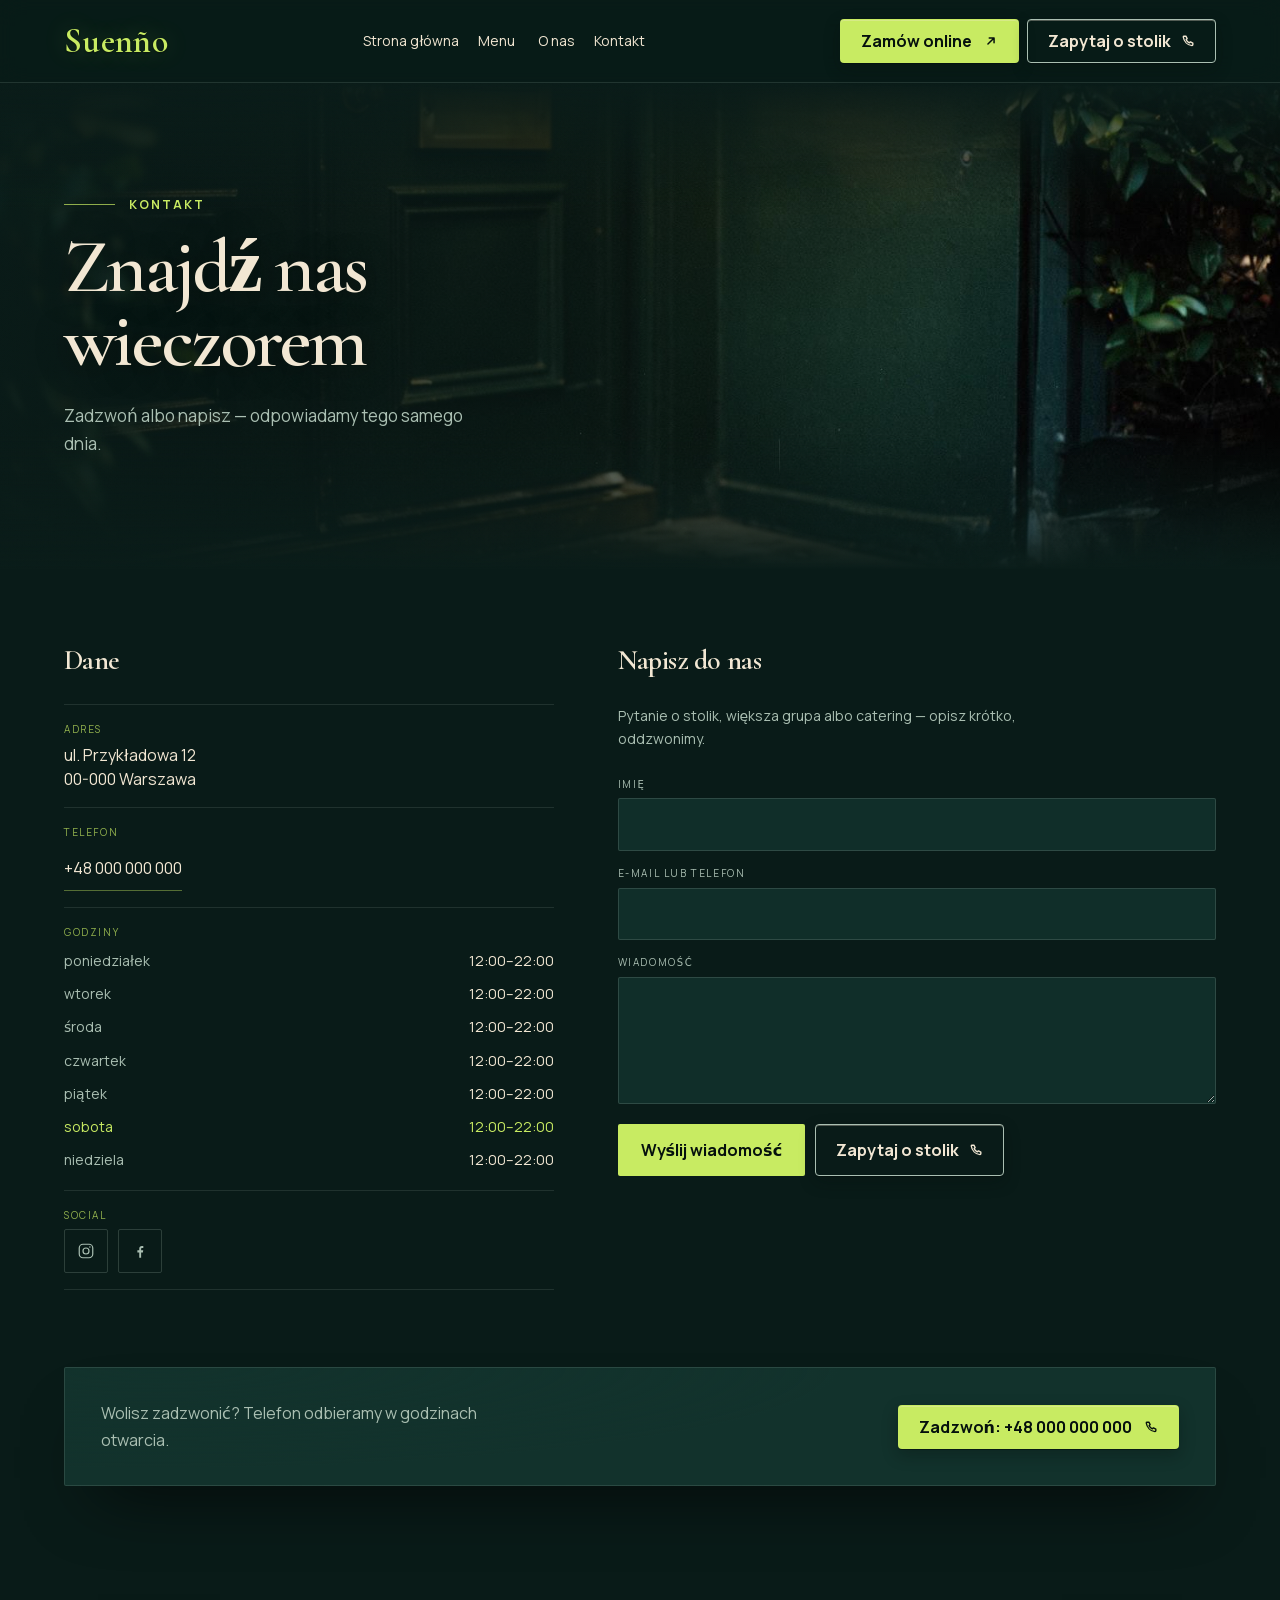
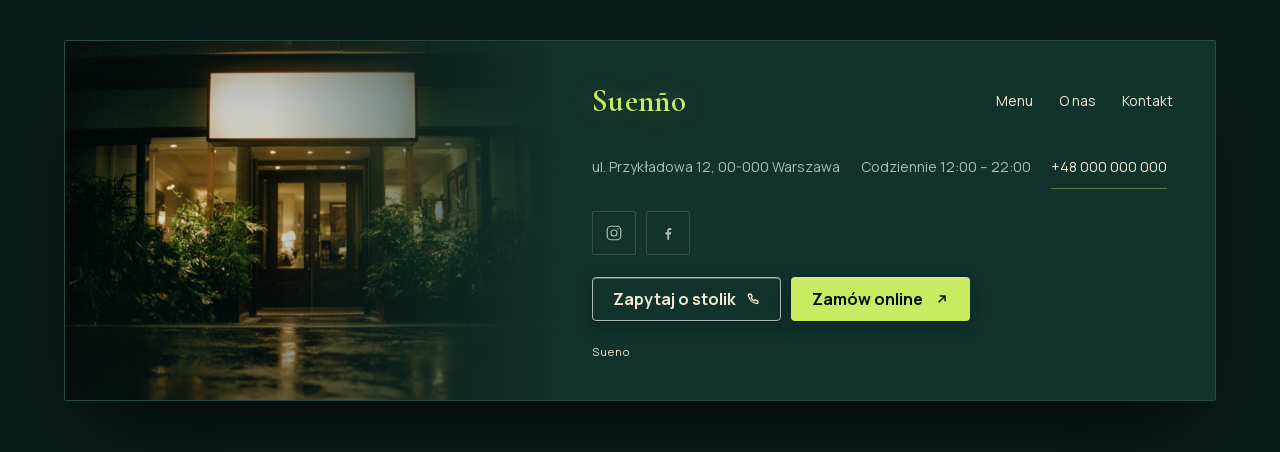
<file: kontakt/index.html>
<!DOCTYPE html><html lang="pl"> <head><meta charset="UTF-8"><link rel="icon" href="data:,"><meta name="viewport" content="width=device-width, initial-scale=1"><title>Kontakt — Sueno</title><meta name="description" content="Sueno: ul. Przykładowa 12, 00-000 Warszawa. Telefon: +48 000 000 000."><link rel="canonical" href="https://www.suenokielczow.pl/kontakt"><meta property="og:type" content="website"><meta property="og:title" content="Kontakt — Sueno"><meta property="og:description" content="Sueno: ul. Przykładowa 12, 00-000 Warszawa. Telefon: +48 000 000 000."><meta property="og:url" content="https://www.suenokielczow.pl/kontakt"><meta property="og:locale" content="pl_PL"><meta name="twitter:card" content="summary"><meta name="twitter:title" content="Kontakt — Sueno"><meta name="twitter:description" content="Sueno: ul. Przykładowa 12, 00-000 Warszawa. Telefon: +48 000 000 000."><link rel="preload" href="/fonts/cormorant-garamond-600-latin.woff2" as="font" type="font/woff2" crossorigin><link rel="preload" href="/fonts/manrope-400-latin.woff2" as="font" type="font/woff2" crossorigin><style>[data-motion=section-rise],[data-motion=gallery-grid]>*{opacity:1;transform:none}@media(prefers-reduced-motion:reduce){[data-motion],[data-motion] *{opacity:1!important;transform:none!important}}
</style>
<link rel="stylesheet" href="/_astro/kontakt.Da7T9dm_.css">
<link rel="stylesheet" href="/_astro/index.DR9s9Qcz.css">
<style>.button[data-astro-cid-6ygtcg62]{min-height:var(--tap-min);min-width:var(--tap-min);padding:var(--btn-pad-md);border:1px solid transparent;border-radius:var(--radius-sm);display:inline-flex;align-items:center;justify-content:center;gap:10px;text-decoration:none;font-weight:700;line-height:1.25;box-shadow:var(--btn-shadow-1),var(--btn-inner-highlight);transition:transform .16s ease,box-shadow .16s ease,background-color .16s ease,color .16s ease;transform:translateY(0)}.button--md[data-astro-cid-6ygtcg62]{padding:var(--btn-pad-md)}.button--lg[data-astro-cid-6ygtcg62]{padding:var(--btn-pad-lg)}.button--primary[data-astro-cid-6ygtcg62]{background:var(--c-lime);color:var(--text-on-accent,var(--c-ink))}.button--secondary[data-astro-cid-6ygtcg62]{background:transparent;border-color:var(--c-sage);color:var(--text-primary)}.button--ghost[data-astro-cid-6ygtcg62]{background:transparent;color:var(--text-accent);box-shadow:none}.button__label[data-astro-cid-6ygtcg62],.button__icon[data-astro-cid-6ygtcg62]{display:inline-flex;align-items:center;line-height:1}.button__icon[data-astro-cid-6ygtcg62] svg[data-astro-cid-6ygtcg62]{display:block}.button__icon[data-astro-cid-6ygtcg62]{flex:none}.button--primary[data-astro-cid-6ygtcg62] .button__icon[data-astro-cid-6ygtcg62]{margin-left:2px}.button[data-astro-cid-6ygtcg62]:active{transform:translateY(var(--btn-press-offset,1px));box-shadow:var(--btn-shadow-pressed)}.button[data-astro-cid-6ygtcg62]:focus-visible{outline:2px solid var(--focus-ring);outline-offset:3px}@media(hover:hover){.button[data-astro-cid-6ygtcg62]:hover{transform:translateY(var(--btn-lift-hover,-1px));box-shadow:var(--btn-shadow-2)}.button--ghost[data-astro-cid-6ygtcg62]:hover{box-shadow:var(--btn-shadow-1)}}@media(prefers-reduced-motion:reduce){.button[data-astro-cid-6ygtcg62]{transition:none}.button[data-astro-cid-6ygtcg62]:hover,.button[data-astro-cid-6ygtcg62]:active{transform:none}}
</style></head> <body> <a class="skip-link" href="#main-content">Przejdź do treści</a> <header class="site-header" data-astro-cid-r7uuxm25> <div class="header-inner" data-astro-cid-r7uuxm25> <a class="logo logo--header" href="/" aria-label="Sueno — strona główna"> <span class="logo__word" aria-hidden="true">Suen&#241;o</span> </a>  <nav class="desktop-nav" aria-label="Nawigacja główna" data-astro-cid-r7uuxm25><a href="/" data-astro-cid-r7uuxm25>Strona główna</a><a href="/menu" data-astro-cid-r7uuxm25>Menu</a><a href="/o-nas" data-astro-cid-r7uuxm25>O nas</a><a href="/kontakt" data-astro-cid-r7uuxm25>Kontakt</a></nav> <div class="header-actions" data-astro-cid-r7uuxm25><a class="button button--primary button--md" href="https://example.com/zamowienie" target="_blank" rel="noopener noreferrer" data-astro-cid-6ygtcg62> <span class="button__label" data-astro-cid-6ygtcg62>Zamów online</span> <span class="button__icon" aria-hidden="true" data-astro-cid-6ygtcg62> <svg viewBox="0 0 16 16" width="14" height="14" fill="none" stroke="currentColor" stroke-width="1.7" stroke-linecap="round" stroke-linejoin="round" data-astro-cid-6ygtcg62> <path d="M4.5 11.5 11.5 4.5M6 4.5h5.5V10" data-astro-cid-6ygtcg62></path> </svg> </span>    </a> <a class="button button--secondary button--md" href="tel:+48000000000" data-astro-cid-6ygtcg62> <span class="button__label" data-astro-cid-6ygtcg62>Zapytaj o stolik</span>  <span class="button__icon" aria-hidden="true" data-astro-cid-6ygtcg62> <svg viewBox="0 0 16 16" width="14" height="14" fill="none" stroke="currentColor" stroke-width="1.6" stroke-linecap="round" stroke-linejoin="round" data-astro-cid-6ygtcg62> <path d="M5.6 2.5 7 5.2 5.9 6.6a7.4 7.4 0 0 0 3.5 3.5l1.4-1.1 2.7 1.4v2c0 .5-.4.9-.9.9A11.6 11.6 0 0 1 2.6 3.4c0-.5.4-.9.9-.9h2.1Z" data-astro-cid-6ygtcg62></path> </svg> </span>   </a> </div> <div class="mobile-only" data-astro-cid-rhwoumtj> <div class="mobile-actions" data-astro-cid-rhwoumtj><a class="button button--primary button--md" href="https://example.com/zamowienie" target="_blank" rel="noopener noreferrer" data-astro-cid-6ygtcg62> <span class="button__label" data-astro-cid-6ygtcg62>Zamów online</span>     </a> <button class="drawer-trigger" type="button" aria-label="Otwórz menu" aria-expanded="false" aria-controls="mobile-drawer" data-astro-cid-rhwoumtj>☰</button></div> <dialog id="mobile-drawer" class="drawer" aria-label="Menu główne" data-astro-cid-rhwoumtj> <div class="drawer-head" data-astro-cid-rhwoumtj><span class="drawer-wordmark" data-astro-cid-rhwoumtj>Sueno</span><button class="drawer-close" type="button" aria-label="Zamknij menu" data-astro-cid-rhwoumtj>×</button></div> <nav aria-label="Menu mobilne" data-astro-cid-rhwoumtj><a href="/" data-astro-cid-rhwoumtj>Strona główna</a><a href="/menu" data-astro-cid-rhwoumtj>Menu</a><a href="/o-nas" data-astro-cid-rhwoumtj>O nas</a><a href="/kontakt" data-astro-cid-rhwoumtj>Kontakt</a></nav> <div class="drawer-actions" data-astro-cid-rhwoumtj><a class="button button--primary button--md" href="https://example.com/zamowienie" target="_blank" rel="noopener noreferrer" data-astro-cid-6ygtcg62> <span class="button__label" data-astro-cid-6ygtcg62>Zamów online</span>     </a> <a class="button button--secondary button--md" href="tel:+48000000000" data-astro-cid-6ygtcg62> <span class="button__label" data-astro-cid-6ygtcg62>Zapytaj o stolik</span>     </a> </div> </dialog> </div> <script type="module">const r=document.querySelector(".drawer-trigger"),e=document.querySelector("#mobile-drawer"),i=document.querySelector(".drawer-close");if(r&&e&&i){const c=()=>[...e.querySelectorAll("a[href],button:not([disabled])")];r.addEventListener("click",()=>{e.showModal(),r.setAttribute("aria-expanded","true"),c()[0]?.focus()}),i.addEventListener("click",()=>e.close()),e.addEventListener("close",()=>{r.setAttribute("aria-expanded","false"),r.focus()}),e.addEventListener("click",t=>{t.target.closest("a[href]")&&e.close()}),e.addEventListener("keydown",t=>{if(t.key!=="Tab")return;const s=c(),o=s[0],a=s.at(-1);t.shiftKey&&document.activeElement===o?(t.preventDefault(),a?.focus()):!t.shiftKey&&document.activeElement===a&&(t.preventDefault(),o?.focus())})}</script>  </div> </header>  <main id="main-content"> <header class="contact-hero" data-astro-cid-d7zyz6zb> <div class="contact-hero__media" aria-hidden="true" data-astro-cid-d7zyz6zb> <img src="/scene/contact-door.jpg" alt="" width="1536" height="1024" loading="eager" decoding="async" data-astro-cid-d7zyz6zb> <span class="contact-hero__scrim" data-astro-cid-d7zyz6zb></span> <span class="contact-hero__grain" data-astro-cid-d7zyz6zb></span> </div> <div class="contact-hero__copy" data-astro-cid-d7zyz6zb> <p class="contact-eyebrow" data-astro-cid-d7zyz6zb><span class="contact-rule" data-astro-cid-d7zyz6zb></span>Kontakt</p> <h1 data-astro-cid-d7zyz6zb>Znajdź nas<br data-astro-cid-d7zyz6zb>wieczorem</h1> <p class="contact-hero__lead" data-astro-cid-d7zyz6zb>Zadzwoń albo napisz — odpowiadamy tego samego dnia.</p> </div> </header> <div class="contact-body" data-astro-cid-d7zyz6zb> <section class="contact-facts" aria-labelledby="facts-title" data-astro-cid-d7zyz6zb> <h2 id="facts-title" class="contact-h2" data-astro-cid-d7zyz6zb>Dane</h2> <div class="fact" data-astro-cid-d7zyz6zb> <p class="fact__label" data-astro-cid-d7zyz6zb>Adres</p> <address class="fact__value" data-astro-cid-d7zyz6zb> ul. Przykładowa 12<br data-astro-cid-d7zyz6zb>00-000 Warszawa </address> </div> <div class="fact" data-astro-cid-d7zyz6zb> <p class="fact__label" data-astro-cid-d7zyz6zb>Telefon</p> <a class="fact__value fact__link" href="tel:+48000000000" data-astro-cid-d7zyz6zb>+48 000 000 000</a> </div> <div class="fact" data-astro-cid-d7zyz6zb> <p class="fact__label" data-astro-cid-d7zyz6zb>Godziny</p> <ul class="hours" data-hours data-astro-cid-d7zyz6zb> <li data-day="poniedziałek" data-astro-cid-d7zyz6zb>poniedziałek<span data-astro-cid-d7zyz6zb>12:00–22:00</span></li><li data-day="wtorek" data-astro-cid-d7zyz6zb>wtorek<span data-astro-cid-d7zyz6zb>12:00–22:00</span></li><li data-day="środa" data-astro-cid-d7zyz6zb>środa<span data-astro-cid-d7zyz6zb>12:00–22:00</span></li><li data-day="czwartek" data-astro-cid-d7zyz6zb>czwartek<span data-astro-cid-d7zyz6zb>12:00–22:00</span></li><li data-day="piątek" data-astro-cid-d7zyz6zb>piątek<span data-astro-cid-d7zyz6zb>12:00–22:00</span></li><li data-day="sobota" data-astro-cid-d7zyz6zb>sobota<span data-astro-cid-d7zyz6zb>12:00–22:00</span></li><li data-day="niedziela" data-astro-cid-d7zyz6zb>niedziela<span data-astro-cid-d7zyz6zb>12:00–22:00</span></li> </ul> </div> <div class="fact" data-astro-cid-d7zyz6zb> <p class="fact__label" data-astro-cid-d7zyz6zb>Social</p> <div class="contact-social" data-astro-cid-d7zyz6zb> <a href="https://instagram.com" target="_blank" rel="noopener noreferrer" class="contact-social__link" aria-label="Instagram" data-astro-cid-d7zyz6zb> <svg viewBox="0 0 24 24" width="18" height="18" fill="none" stroke="currentColor" stroke-width="1.6" aria-hidden="true" data-astro-cid-d7zyz6zb> <rect x="3" y="3" width="18" height="18" rx="5" data-astro-cid-d7zyz6zb></rect><circle cx="12" cy="12" r="4" data-astro-cid-d7zyz6zb></circle><circle cx="17.2" cy="6.8" r="1" fill="currentColor" stroke="none" data-astro-cid-d7zyz6zb></circle> </svg> </a><a href="https://facebook.com" target="_blank" rel="noopener noreferrer" class="contact-social__link" aria-label="Facebook" data-astro-cid-d7zyz6zb> <svg viewBox="0 0 24 24" width="18" height="18" fill="currentColor" aria-hidden="true" data-astro-cid-d7zyz6zb> <path d="M13.5 21v-7h2.4l.4-2.9h-2.8V9.3c0-.8.2-1.4 1.5-1.4h1.4V5.3c-.3 0-1.1-.1-2-.1-2 0-3.4 1.2-3.4 3.5v2.4H8.5V14h2.5v7h2.5Z" data-astro-cid-d7zyz6zb></path> </svg> </a> </div> </div> </section> <section class="contact-form-wrap" aria-labelledby="form-title" data-astro-cid-d7zyz6zb> <h2 id="form-title" class="contact-h2" data-astro-cid-d7zyz6zb>Napisz do nas</h2> <p class="contact-form__note" data-astro-cid-d7zyz6zb>Pytanie o stolik, większa grupa albo catering — opisz krótko, oddzwonimy.</p> <form class="contact-form" data-contact-form novalidate data-astro-cid-d7zyz6zb> <label class="field" data-astro-cid-d7zyz6zb> <span class="field__label" data-astro-cid-d7zyz6zb>Imię</span> <input type="text" name="name" autocomplete="name" required data-astro-cid-d7zyz6zb> </label> <label class="field" data-astro-cid-d7zyz6zb> <span class="field__label" data-astro-cid-d7zyz6zb>E-mail lub telefon</span> <input type="text" name="contact" autocomplete="email" required data-astro-cid-d7zyz6zb> </label> <label class="field" data-astro-cid-d7zyz6zb> <span class="field__label" data-astro-cid-d7zyz6zb>Wiadomość</span> <textarea name="message" rows="4" required data-astro-cid-d7zyz6zb></textarea> </label> <div class="contact-form__actions" data-astro-cid-d7zyz6zb> <button class="submit" type="submit" data-astro-cid-d7zyz6zb>Wyślij wiadomość</button> <a class="button button--secondary button--md" href="tel:+48000000000" data-astro-cid-6ygtcg62> <span class="button__label" data-astro-cid-6ygtcg62>Zapytaj o stolik</span>  <span class="button__icon" aria-hidden="true" data-astro-cid-6ygtcg62> <svg viewBox="0 0 16 16" width="14" height="14" fill="none" stroke="currentColor" stroke-width="1.6" stroke-linecap="round" stroke-linejoin="round" data-astro-cid-6ygtcg62> <path d="M5.6 2.5 7 5.2 5.9 6.6a7.4 7.4 0 0 0 3.5 3.5l1.4-1.1 2.7 1.4v2c0 .5-.4.9-.9.9A11.6 11.6 0 0 1 2.6 3.4c0-.5.4-.9.9-.9h2.1Z" data-astro-cid-6ygtcg62></path> </svg> </span>   </a>  </div> <p class="contact-form__status" data-form-status role="status" aria-live="polite" data-astro-cid-d7zyz6zb></p> </form> </section> </div> <div class="contact-band" data-astro-cid-d7zyz6zb> <p class="contact-band__text" data-astro-cid-d7zyz6zb>Wolisz zadzwonić? Telefon odbieramy w godzinach otwarcia.</p> <a class="button button--primary button--md" href="tel:+48000000000" data-astro-cid-6ygtcg62> <span class="button__label" data-astro-cid-6ygtcg62>Zadzwoń: +48 000 000 000</span>  <span class="button__icon" aria-hidden="true" data-astro-cid-6ygtcg62> <svg viewBox="0 0 16 16" width="14" height="14" fill="none" stroke="currentColor" stroke-width="1.6" stroke-linecap="round" stroke-linejoin="round" data-astro-cid-6ygtcg62> <path d="M5.6 2.5 7 5.2 5.9 6.6a7.4 7.4 0 0 0 3.5 3.5l1.4-1.1 2.7 1.4v2c0 .5-.4.9-.9.9A11.6 11.6 0 0 1 2.6 3.4c0-.5.4-.9.9-.9h2.1Z" data-astro-cid-6ygtcg62></path> </svg> </span>   </a>  </div> <script type="application/ld+json">{"@context":"https://schema.org","@type":"Restaurant","name":"Sueno","address":{"@type":"PostalAddress","streetAddress":"ul. Przykładowa 12","postalCode":"00-000","addressLocality":"Warszawa"},"telephone":"+48 000 000 000","openingHours":["poniedziałek 12:00-22:00","wtorek 12:00-22:00","środa 12:00-22:00","czwartek 12:00-22:00","piątek 12:00-22:00","sobota 12:00-22:00","niedziela 12:00-22:00"]}</script> </main> <footer class="site-footer" data-astro-cid-pnrjdgm4> <div class="footer-card" data-astro-cid-pnrjdgm4> <figure class="footer-card__media" data-astro-cid-pnrjdgm4> <img src="/scene/footer-sign.jpg" alt="Wejście do restauracji Sueno wieczorem" width="1536" height="1024" loading="lazy" decoding="async" data-astro-cid-pnrjdgm4> <span class="footer-card__scrim" aria-hidden="true" data-astro-cid-pnrjdgm4></span> <span class="footer-card__grain" aria-hidden="true" data-astro-cid-pnrjdgm4></span> </figure> <div class="footer-card__body" data-astro-cid-pnrjdgm4> <div class="footer-card__top" data-astro-cid-pnrjdgm4> <a class="logo logo--footer" href="/" aria-label="Sueno — strona główna"> <span class="logo__word" aria-hidden="true">Suen&#241;o</span> </a>  <nav aria-label="Nawigacja stopki" data-astro-cid-pnrjdgm4> <a href="/menu" data-astro-cid-pnrjdgm4>Menu</a><a href="/o-nas" data-astro-cid-pnrjdgm4>O nas</a><a href="/kontakt" data-astro-cid-pnrjdgm4>Kontakt</a> </nav> </div> <div class="footer-card__facts" data-astro-cid-pnrjdgm4> <p data-astro-cid-pnrjdgm4>ul. Przykładowa 12, 00-000 Warszawa</p> <p class="footer-hours" data-astro-cid-pnrjdgm4>Codziennie 12:00 – 22:00</p> <a class="footer-phone" href="tel:+48000000000" data-astro-cid-pnrjdgm4>+48 000 000 000</a> </div> <div class="footer-social" aria-label="Profile społecznościowe" data-astro-cid-pnrjdgm4> <a href="https://instagram.com" class="footer-social__link" aria-label="Instagram" target="_blank" rel="noopener noreferrer" data-astro-cid-pnrjdgm4> <svg viewBox="0 0 24 24" width="18" height="18" fill="none" stroke="currentColor" stroke-width="1.6" aria-hidden="true" data-astro-cid-pnrjdgm4> <rect x="3" y="3" width="18" height="18" rx="5" data-astro-cid-pnrjdgm4></rect><circle cx="12" cy="12" r="4" data-astro-cid-pnrjdgm4></circle><circle cx="17.2" cy="6.8" r="1" fill="currentColor" stroke="none" data-astro-cid-pnrjdgm4></circle> </svg> </a><a href="https://facebook.com" class="footer-social__link" aria-label="Facebook" target="_blank" rel="noopener noreferrer" data-astro-cid-pnrjdgm4> <svg viewBox="0 0 24 24" width="18" height="18" fill="currentColor" aria-hidden="true" data-astro-cid-pnrjdgm4> <path d="M13.5 21v-7h2.4l.4-2.9h-2.8V9.3c0-.8.2-1.4 1.5-1.4h1.4V5.3c-.3 0-1.1-.1-2-.1-2 0-3.4 1.2-3.4 3.5v2.4H8.5V14h2.5v7h2.5Z" data-astro-cid-pnrjdgm4></path> </svg> </a> </div> <div class="footer-card__actions" data-astro-cid-pnrjdgm4> <a class="button button--secondary button--md" href="tel:+48000000000" data-astro-cid-6ygtcg62> <span class="button__label" data-astro-cid-6ygtcg62>Zapytaj o stolik</span>  <span class="button__icon" aria-hidden="true" data-astro-cid-6ygtcg62> <svg viewBox="0 0 16 16" width="14" height="14" fill="none" stroke="currentColor" stroke-width="1.6" stroke-linecap="round" stroke-linejoin="round" data-astro-cid-6ygtcg62> <path d="M5.6 2.5 7 5.2 5.9 6.6a7.4 7.4 0 0 0 3.5 3.5l1.4-1.1 2.7 1.4v2c0 .5-.4.9-.9.9A11.6 11.6 0 0 1 2.6 3.4c0-.5.4-.9.9-.9h2.1Z" data-astro-cid-6ygtcg62></path> </svg> </span>   </a>  <a class="button button--primary button--md" href="https://example.com/zamowienie" target="_blank" rel="noopener noreferrer" data-astro-cid-6ygtcg62> <span class="button__label" data-astro-cid-6ygtcg62>Zamów online</span> <span class="button__icon" aria-hidden="true" data-astro-cid-6ygtcg62> <svg viewBox="0 0 16 16" width="14" height="14" fill="none" stroke="currentColor" stroke-width="1.7" stroke-linecap="round" stroke-linejoin="round" data-astro-cid-6ygtcg62> <path d="M4.5 11.5 11.5 4.5M6 4.5h5.5V10" data-astro-cid-6ygtcg62></path> </svg> </span>    </a>  </div> <small class="footer-card__copy" data-astro-cid-pnrjdgm4>Sueno</small> </div> </div> </footer>  <script type="module" src="/_astro/BaseLayout.astro_astro_type_script_index_0_lang.Bqx5fkmC.js"></script> </body> </html> <script type="module">const s=["niedziela","poniedziałek","wtorek","środa","czwartek","piątek","sobota"],d=s[new Date().getDay()];document.querySelectorAll("[data-hours] li").forEach(t=>{t.dataset.day===d&&t.setAttribute("data-today","")});const a=document.querySelector("[data-contact-form]"),o=document.querySelector("[data-form-status]");a?.addEventListener("submit",t=>{t.preventDefault();const n=new FormData(a),e=["name","contact","message"].every(r=>String(n.get(r)??"").trim().length>1);o&&(o.textContent=e?"Dziękujemy. To wersja demonstracyjna — wiadomość nie została wysłana.":"Uzupełnij wszystkie pola, proszę.",o.dataset.state=e?"ok":"error",e&&a.reset())});</script>
</file>
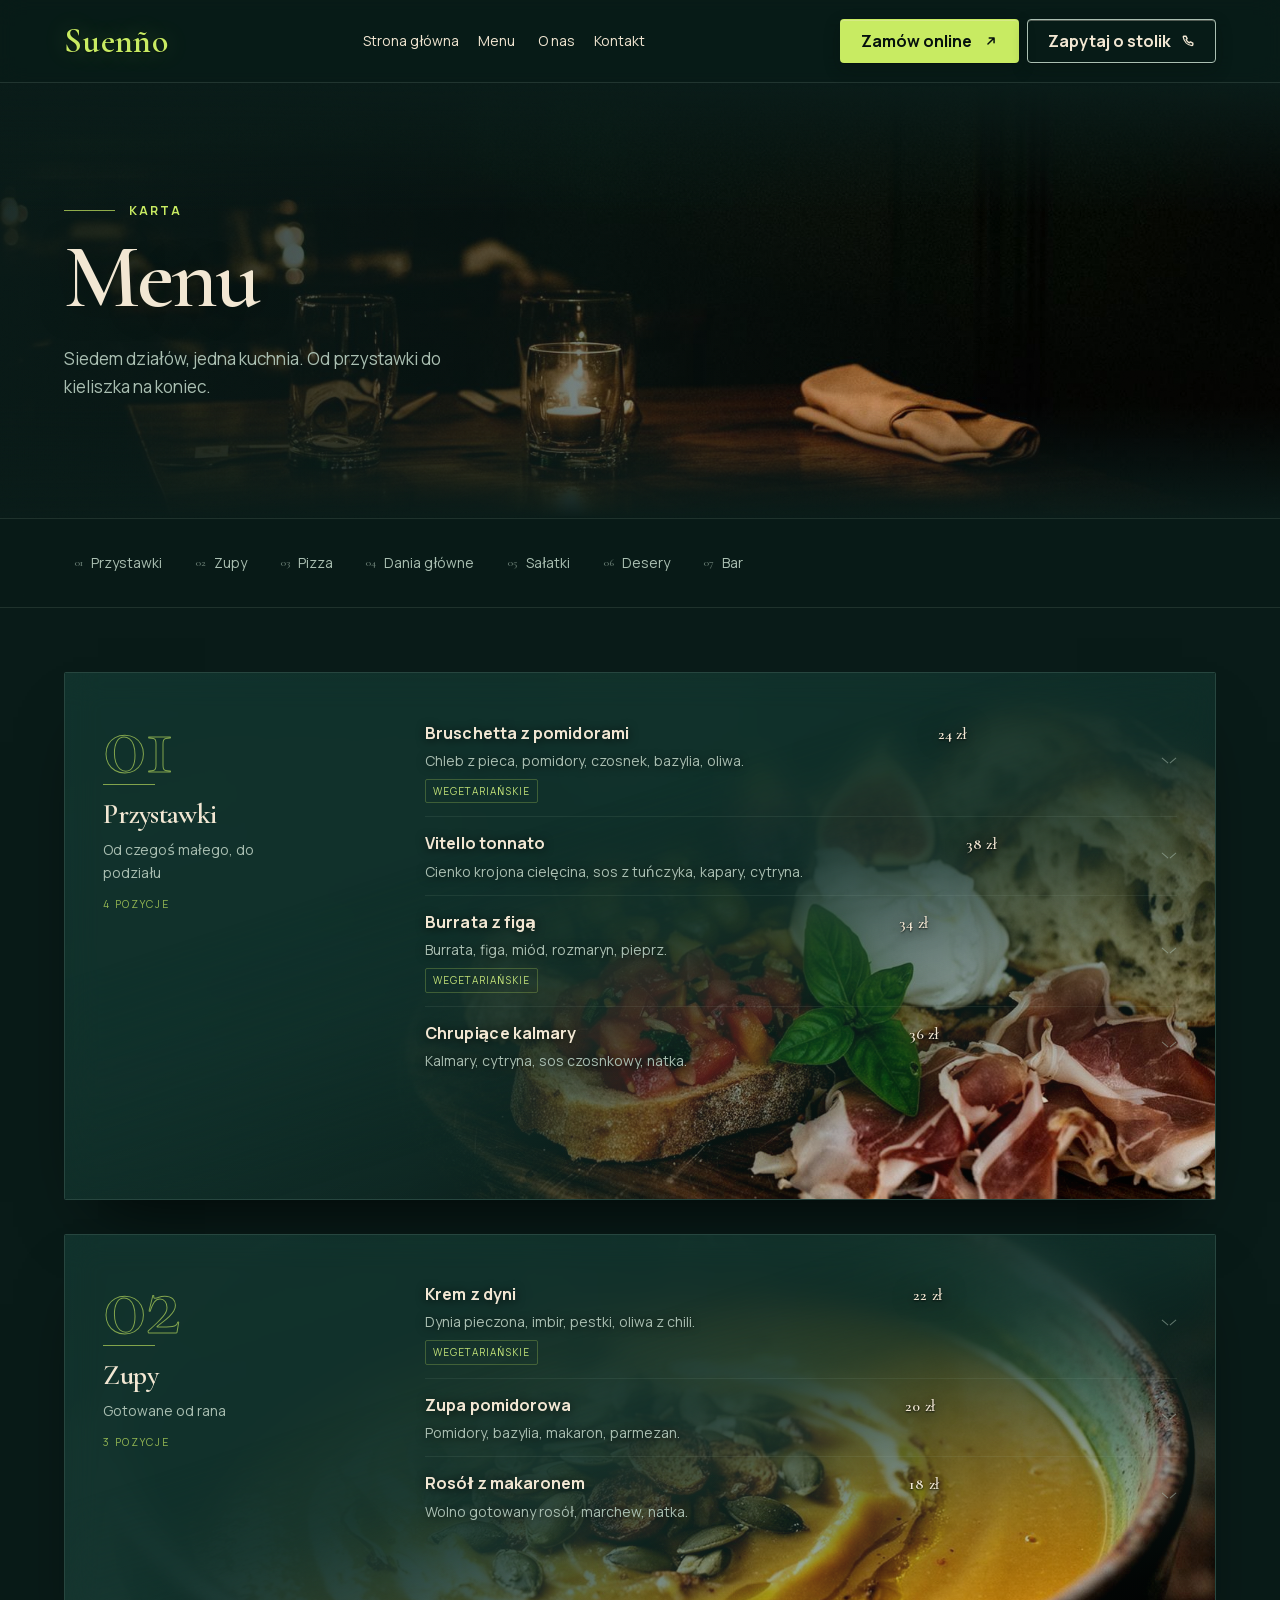
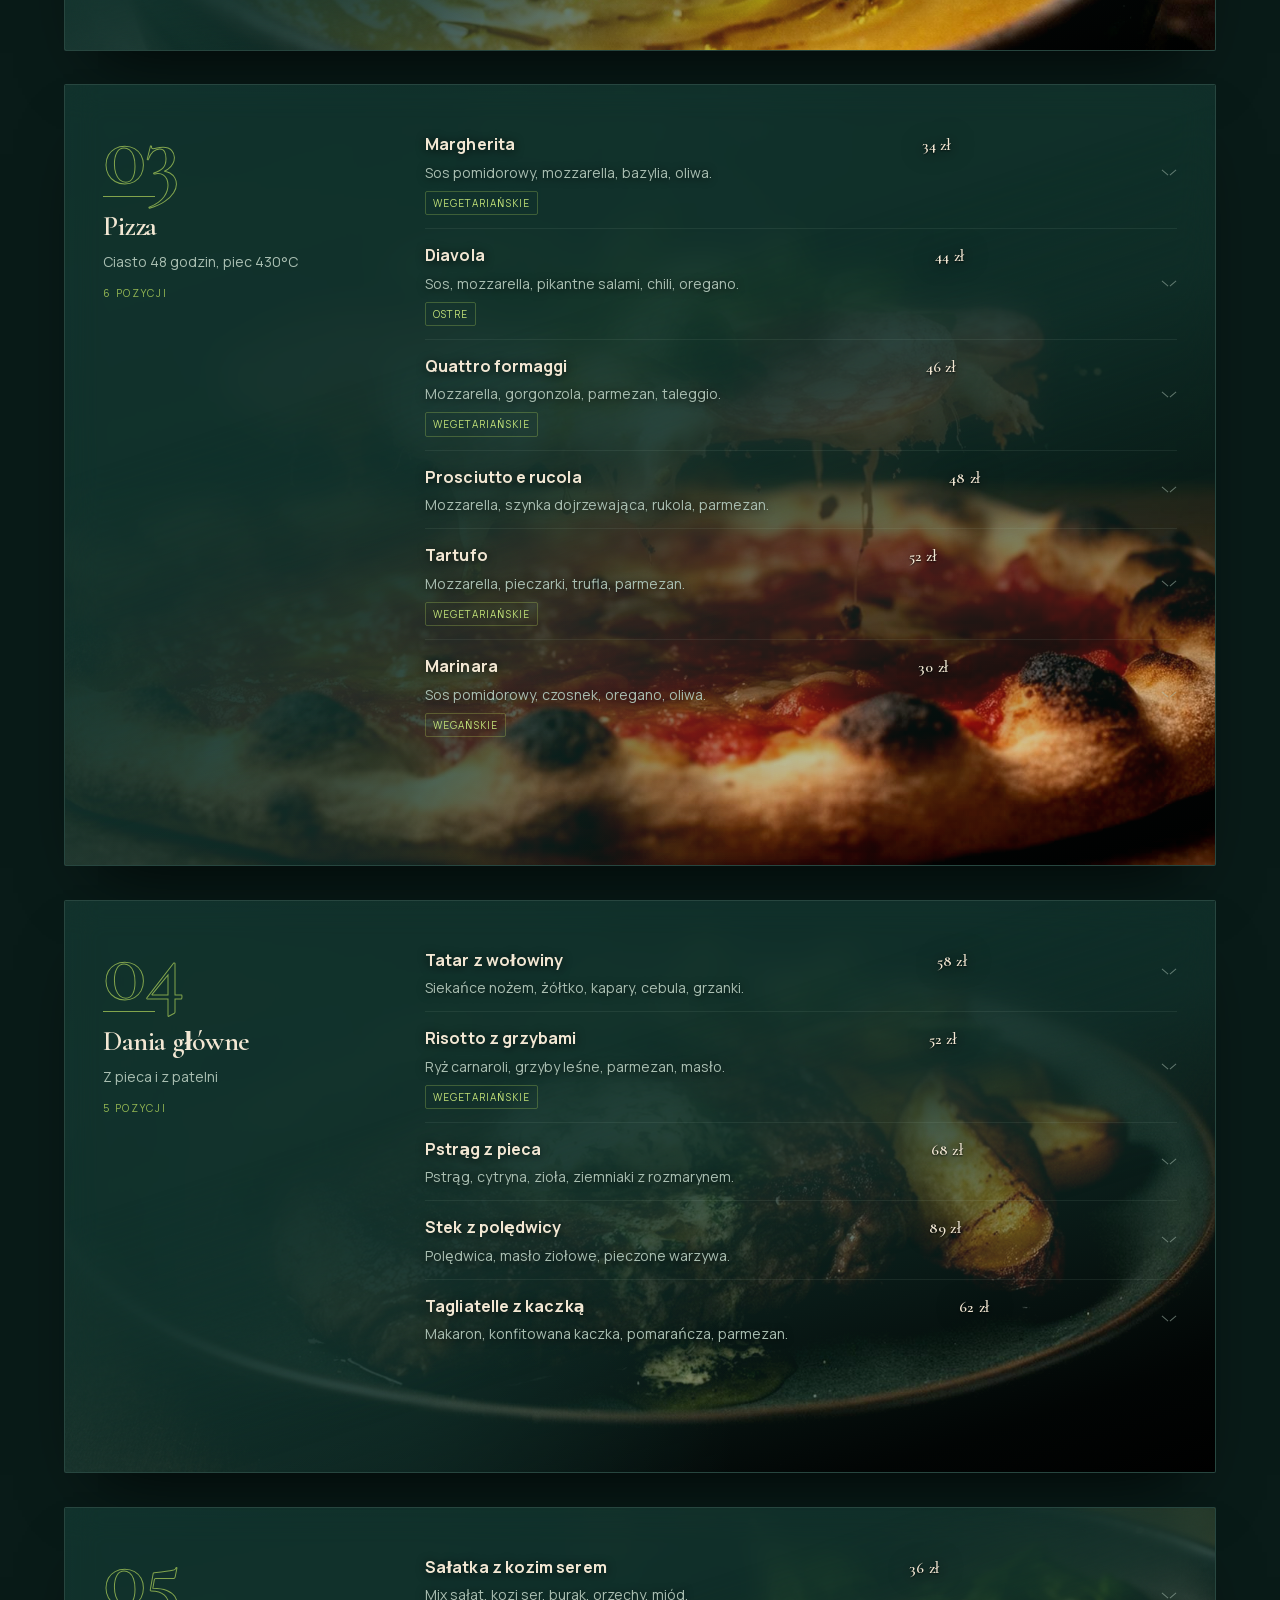
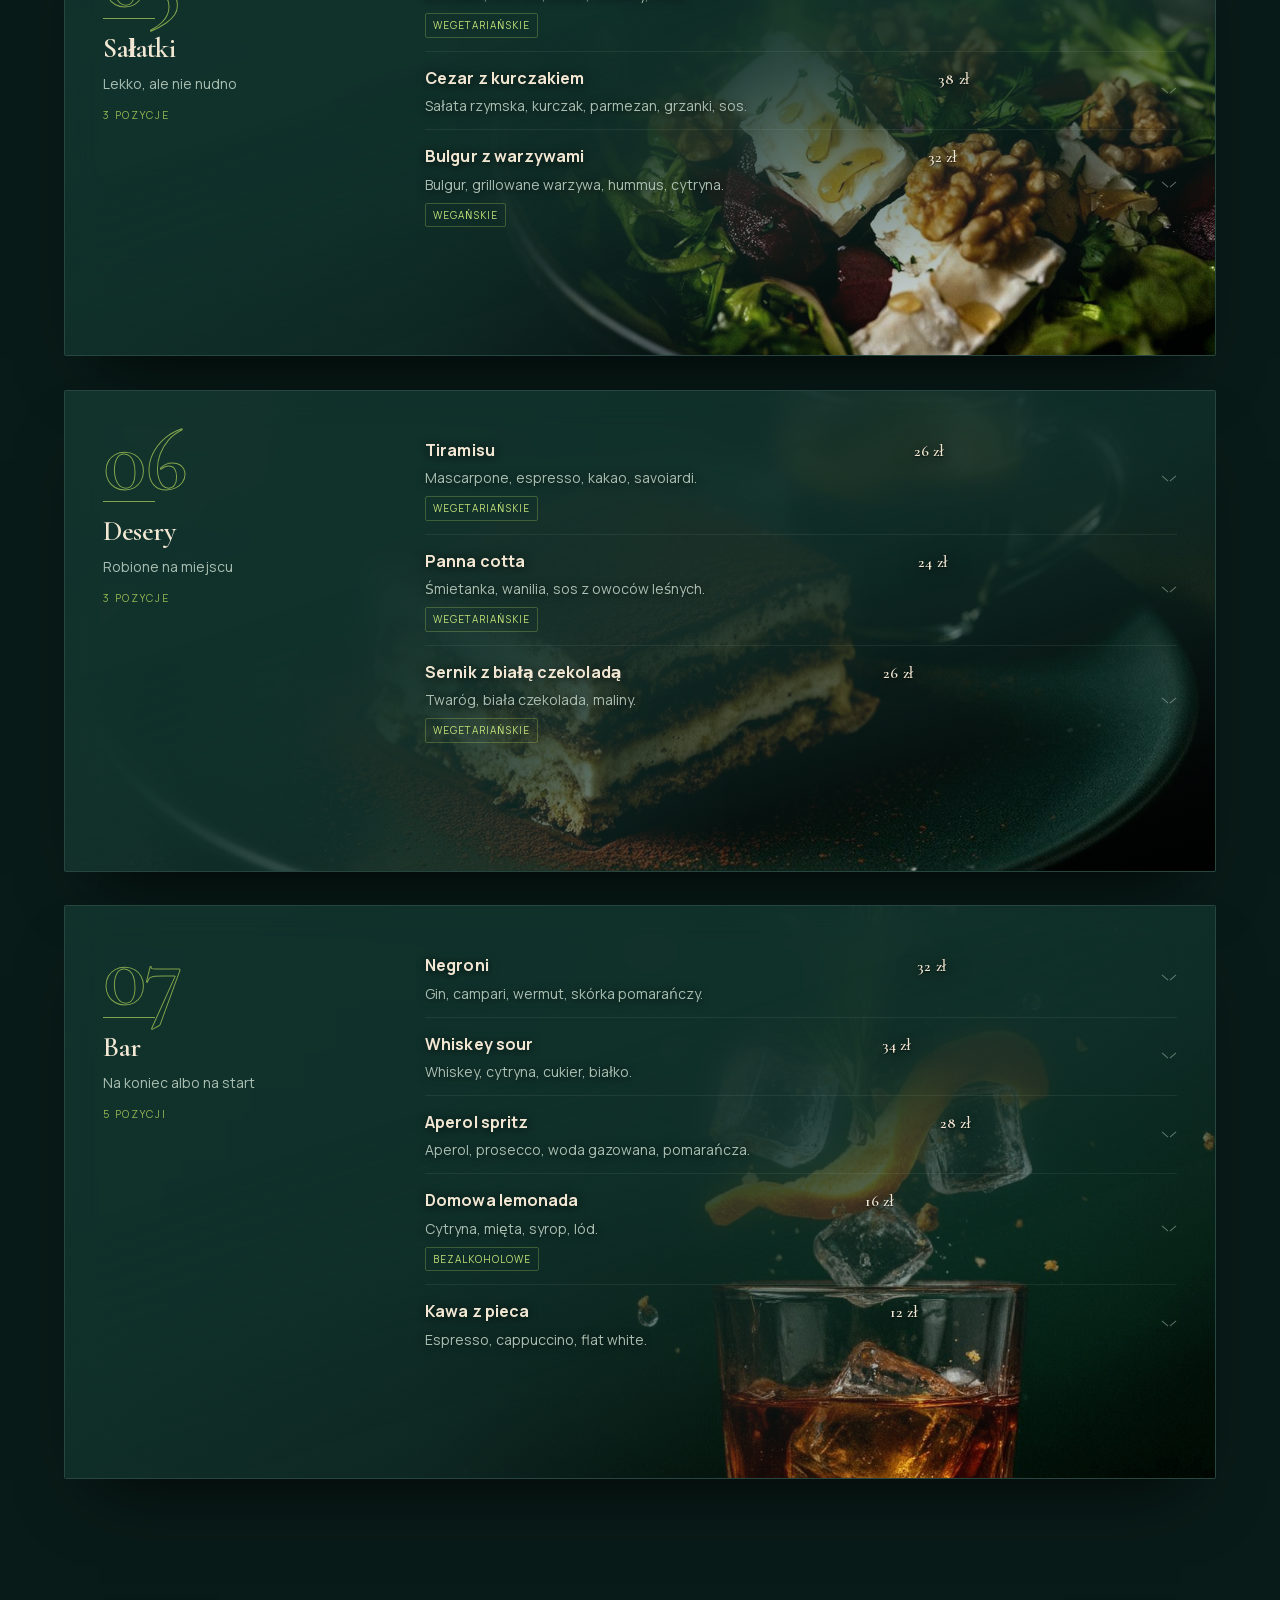
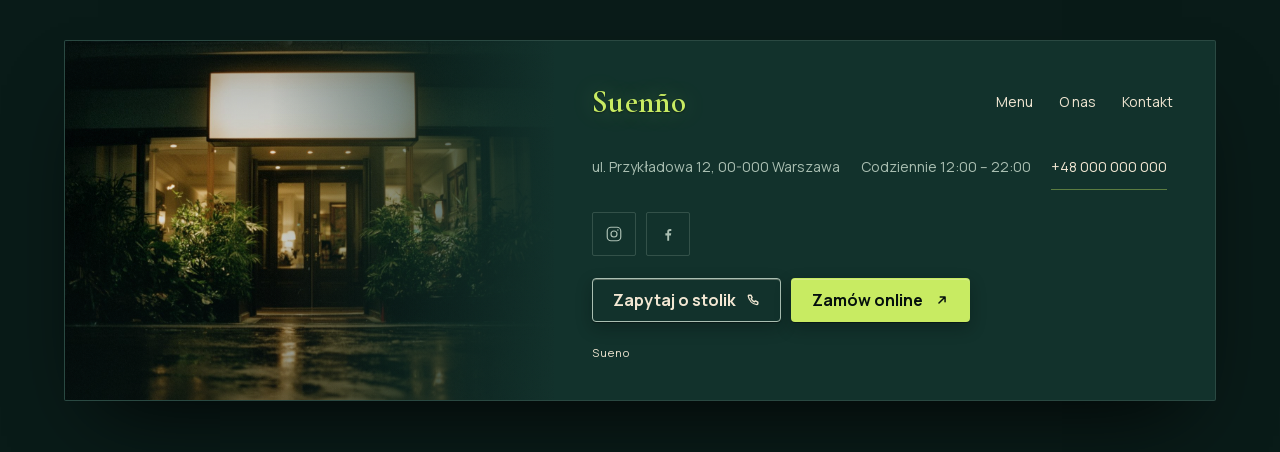
<file: menu/index.html>
<!DOCTYPE html><html lang="pl"> <head><meta charset="UTF-8"><link rel="icon" href="data:,"><meta name="viewport" content="width=device-width, initial-scale=1"><title>Menu — Sueno</title><meta name="description" content="Sprawdź aktualne menu i dostępność w opublikowanym kanale zamówień Sueno."><link rel="canonical" href="https://www.suenokielczow.pl/menu"><meta property="og:type" content="website"><meta property="og:title" content="Menu — Sueno"><meta property="og:description" content="Sprawdź aktualne menu i dostępność w opublikowanym kanale zamówień Sueno."><meta property="og:url" content="https://www.suenokielczow.pl/menu"><meta property="og:locale" content="pl_PL"><meta name="twitter:card" content="summary"><meta name="twitter:title" content="Menu — Sueno"><meta name="twitter:description" content="Sprawdź aktualne menu i dostępność w opublikowanym kanale zamówień Sueno."><link rel="preload" href="/fonts/cormorant-garamond-600-latin.woff2" as="font" type="font/woff2" crossorigin><link rel="preload" href="/fonts/manrope-400-latin.woff2" as="font" type="font/woff2" crossorigin><style>[data-motion=section-rise],[data-motion=gallery-grid]>*{opacity:1;transform:none}@media(prefers-reduced-motion:reduce){[data-motion],[data-motion] *{opacity:1!important;transform:none!important}}
</style>
<link rel="stylesheet" href="/_astro/menu.BIHJHpve.css">
<link rel="stylesheet" href="/_astro/index.DR9s9Qcz.css">
<style>.button[data-astro-cid-6ygtcg62]{min-height:var(--tap-min);min-width:var(--tap-min);padding:var(--btn-pad-md);border:1px solid transparent;border-radius:var(--radius-sm);display:inline-flex;align-items:center;justify-content:center;gap:10px;text-decoration:none;font-weight:700;line-height:1.25;box-shadow:var(--btn-shadow-1),var(--btn-inner-highlight);transition:transform .16s ease,box-shadow .16s ease,background-color .16s ease,color .16s ease;transform:translateY(0)}.button--md[data-astro-cid-6ygtcg62]{padding:var(--btn-pad-md)}.button--lg[data-astro-cid-6ygtcg62]{padding:var(--btn-pad-lg)}.button--primary[data-astro-cid-6ygtcg62]{background:var(--c-lime);color:var(--text-on-accent,var(--c-ink))}.button--secondary[data-astro-cid-6ygtcg62]{background:transparent;border-color:var(--c-sage);color:var(--text-primary)}.button--ghost[data-astro-cid-6ygtcg62]{background:transparent;color:var(--text-accent);box-shadow:none}.button__label[data-astro-cid-6ygtcg62],.button__icon[data-astro-cid-6ygtcg62]{display:inline-flex;align-items:center;line-height:1}.button__icon[data-astro-cid-6ygtcg62] svg[data-astro-cid-6ygtcg62]{display:block}.button__icon[data-astro-cid-6ygtcg62]{flex:none}.button--primary[data-astro-cid-6ygtcg62] .button__icon[data-astro-cid-6ygtcg62]{margin-left:2px}.button[data-astro-cid-6ygtcg62]:active{transform:translateY(var(--btn-press-offset,1px));box-shadow:var(--btn-shadow-pressed)}.button[data-astro-cid-6ygtcg62]:focus-visible{outline:2px solid var(--focus-ring);outline-offset:3px}@media(hover:hover){.button[data-astro-cid-6ygtcg62]:hover{transform:translateY(var(--btn-lift-hover,-1px));box-shadow:var(--btn-shadow-2)}.button--ghost[data-astro-cid-6ygtcg62]:hover{box-shadow:var(--btn-shadow-1)}}@media(prefers-reduced-motion:reduce){.button[data-astro-cid-6ygtcg62]{transition:none}.button[data-astro-cid-6ygtcg62]:hover,.button[data-astro-cid-6ygtcg62]:active{transform:none}}
</style></head> <body> <a class="skip-link" href="#main-content">Przejdź do treści</a> <header class="site-header" data-astro-cid-r7uuxm25> <div class="header-inner" data-astro-cid-r7uuxm25> <a class="logo logo--header" href="/" aria-label="Sueno — strona główna"> <span class="logo__word" aria-hidden="true">Suen&#241;o</span> </a>  <nav class="desktop-nav" aria-label="Nawigacja główna" data-astro-cid-r7uuxm25><a href="/" data-astro-cid-r7uuxm25>Strona główna</a><a href="/menu" data-astro-cid-r7uuxm25>Menu</a><a href="/o-nas" data-astro-cid-r7uuxm25>O nas</a><a href="/kontakt" data-astro-cid-r7uuxm25>Kontakt</a></nav> <div class="header-actions" data-astro-cid-r7uuxm25><a class="button button--primary button--md" href="https://example.com/zamowienie" target="_blank" rel="noopener noreferrer" data-astro-cid-6ygtcg62> <span class="button__label" data-astro-cid-6ygtcg62>Zamów online</span> <span class="button__icon" aria-hidden="true" data-astro-cid-6ygtcg62> <svg viewBox="0 0 16 16" width="14" height="14" fill="none" stroke="currentColor" stroke-width="1.7" stroke-linecap="round" stroke-linejoin="round" data-astro-cid-6ygtcg62> <path d="M4.5 11.5 11.5 4.5M6 4.5h5.5V10" data-astro-cid-6ygtcg62></path> </svg> </span>    </a> <a class="button button--secondary button--md" href="tel:+48000000000" data-astro-cid-6ygtcg62> <span class="button__label" data-astro-cid-6ygtcg62>Zapytaj o stolik</span>  <span class="button__icon" aria-hidden="true" data-astro-cid-6ygtcg62> <svg viewBox="0 0 16 16" width="14" height="14" fill="none" stroke="currentColor" stroke-width="1.6" stroke-linecap="round" stroke-linejoin="round" data-astro-cid-6ygtcg62> <path d="M5.6 2.5 7 5.2 5.9 6.6a7.4 7.4 0 0 0 3.5 3.5l1.4-1.1 2.7 1.4v2c0 .5-.4.9-.9.9A11.6 11.6 0 0 1 2.6 3.4c0-.5.4-.9.9-.9h2.1Z" data-astro-cid-6ygtcg62></path> </svg> </span>   </a> </div> <div class="mobile-only" data-astro-cid-rhwoumtj> <div class="mobile-actions" data-astro-cid-rhwoumtj><a class="button button--primary button--md" href="https://example.com/zamowienie" target="_blank" rel="noopener noreferrer" data-astro-cid-6ygtcg62> <span class="button__label" data-astro-cid-6ygtcg62>Zamów online</span>     </a> <button class="drawer-trigger" type="button" aria-label="Otwórz menu" aria-expanded="false" aria-controls="mobile-drawer" data-astro-cid-rhwoumtj>☰</button></div> <dialog id="mobile-drawer" class="drawer" aria-label="Menu główne" data-astro-cid-rhwoumtj> <div class="drawer-head" data-astro-cid-rhwoumtj><span class="drawer-wordmark" data-astro-cid-rhwoumtj>Sueno</span><button class="drawer-close" type="button" aria-label="Zamknij menu" data-astro-cid-rhwoumtj>×</button></div> <nav aria-label="Menu mobilne" data-astro-cid-rhwoumtj><a href="/" data-astro-cid-rhwoumtj>Strona główna</a><a href="/menu" data-astro-cid-rhwoumtj>Menu</a><a href="/o-nas" data-astro-cid-rhwoumtj>O nas</a><a href="/kontakt" data-astro-cid-rhwoumtj>Kontakt</a></nav> <div class="drawer-actions" data-astro-cid-rhwoumtj><a class="button button--primary button--md" href="https://example.com/zamowienie" target="_blank" rel="noopener noreferrer" data-astro-cid-6ygtcg62> <span class="button__label" data-astro-cid-6ygtcg62>Zamów online</span>     </a> <a class="button button--secondary button--md" href="tel:+48000000000" data-astro-cid-6ygtcg62> <span class="button__label" data-astro-cid-6ygtcg62>Zapytaj o stolik</span>     </a> </div> </dialog> </div> <script type="module">const r=document.querySelector(".drawer-trigger"),e=document.querySelector("#mobile-drawer"),i=document.querySelector(".drawer-close");if(r&&e&&i){const c=()=>[...e.querySelectorAll("a[href],button:not([disabled])")];r.addEventListener("click",()=>{e.showModal(),r.setAttribute("aria-expanded","true"),c()[0]?.focus()}),i.addEventListener("click",()=>e.close()),e.addEventListener("close",()=>{r.setAttribute("aria-expanded","false"),r.focus()}),e.addEventListener("click",t=>{t.target.closest("a[href]")&&e.close()}),e.addEventListener("keydown",t=>{if(t.key!=="Tab")return;const s=c(),o=s[0],a=s.at(-1);t.shiftKey&&document.activeElement===o?(t.preventDefault(),a?.focus()):!t.shiftKey&&document.activeElement===a&&(t.preventDefault(),o?.focus())})}</script>  </div> </header>  <main id="main-content"> <header class="menu-hero" data-astro-cid-o5xiawde> <div class="menu-hero__media" aria-hidden="true" data-astro-cid-o5xiawde> <img src="/scene/prologue-interior.jpg" alt="" width="1536" height="1024" loading="eager" decoding="async" data-astro-cid-o5xiawde> <span class="menu-hero__scrim" data-astro-cid-o5xiawde></span> <span class="menu-hero__grain" data-astro-cid-o5xiawde></span> </div> <div class="menu-hero__copy" data-astro-cid-o5xiawde> <p class="menu-eyebrow" data-astro-cid-o5xiawde><span class="menu-rule" data-astro-cid-o5xiawde></span>Karta</p> <h1 data-astro-cid-o5xiawde>Menu</h1> <p class="menu-hero__lead" data-astro-cid-o5xiawde>Siedem działów, jedna kuchnia. Od przystawki do kieliszka na koniec.</p> </div> </header> <nav class="menu-nav" aria-label="Działy menu" data-astro-cid-o5xiawde> <ul data-astro-cid-o5xiawde> <li data-astro-cid-o5xiawde><a href="#przystawki" data-astro-cid-o5xiawde><span data-astro-cid-o5xiawde>01</span>Przystawki</a></li><li data-astro-cid-o5xiawde><a href="#zupy" data-astro-cid-o5xiawde><span data-astro-cid-o5xiawde>02</span>Zupy</a></li><li data-astro-cid-o5xiawde><a href="#pizza" data-astro-cid-o5xiawde><span data-astro-cid-o5xiawde>03</span>Pizza</a></li><li data-astro-cid-o5xiawde><a href="#dania" data-astro-cid-o5xiawde><span data-astro-cid-o5xiawde>04</span>Dania główne</a></li><li data-astro-cid-o5xiawde><a href="#salatki" data-astro-cid-o5xiawde><span data-astro-cid-o5xiawde>05</span>Sałatki</a></li><li data-astro-cid-o5xiawde><a href="#desery" data-astro-cid-o5xiawde><span data-astro-cid-o5xiawde>06</span>Desery</a></li><li data-astro-cid-o5xiawde><a href="#bar" data-astro-cid-o5xiawde><span data-astro-cid-o5xiawde>07</span>Bar</a></li> </ul> </nav> <div class="menu-body" data-astro-cid-o5xiawde> <article id="przystawki" class="menu-card" aria-labelledby="przystawki-title" data-astro-cid-o5xiawde> <div class="menu-card__media" aria-hidden="true" data-astro-cid-o5xiawde> <img src="/scene/menu/przystawki.jpg" alt="" width="1536" height="1024" loading="lazy" decoding="async" data-astro-cid-o5xiawde> </div> <span class="menu-card__scrim" aria-hidden="true" data-astro-cid-o5xiawde></span> <span class="menu-card__blur" aria-hidden="true" data-astro-cid-o5xiawde></span> <div class="menu-card__body" data-astro-cid-o5xiawde> <header class="menu-section__head" data-astro-cid-o5xiawde> <p class="menu-section__num" aria-hidden="true" data-astro-cid-o5xiawde>01</p> <span class="menu-section__rule" aria-hidden="true" data-astro-cid-o5xiawde></span> <h2 id="przystawki-title" data-astro-cid-o5xiawde>Przystawki</h2> <p class="menu-section__note" data-astro-cid-o5xiawde>Od czegoś małego, do podziału</p> <p class="menu-section__count" data-astro-cid-o5xiawde>4 pozycje</p> </header> <ul class="menu-items" data-astro-cid-o5xiawde> <li class="menu-item" data-astro-cid-o5xiawde> <details class="dish" data-astro-cid-o5xiawde> <summary class="dish__row" data-astro-cid-o5xiawde> <span class="dish__main" data-astro-cid-o5xiawde> <span class="dish__name" data-astro-cid-o5xiawde>Bruschetta z pomidorami</span> <span class="dish__desc" data-astro-cid-o5xiawde>Chleb z pieca, pomidory, czosnek, bazylia, oliwa.</span> <span class="dish__tags" data-astro-cid-o5xiawde><span data-astro-cid-o5xiawde>wegetariańskie</span></span> </span> <span class="dish__price" data-astro-cid-o5xiawde>24 zł</span> <span class="dish__chevron" aria-hidden="true" data-astro-cid-o5xiawde></span> </summary> <div class="dish__more" data-astro-cid-o5xiawde> <p data-astro-cid-o5xiawde><span class="dish__label" data-astro-cid-o5xiawde>Alergeny</span>gluten</p> <p data-astro-cid-o5xiawde><span class="dish__label" data-astro-cid-o5xiawde>Waga</span>220 g</p> </div> </details> </li><li class="menu-item" data-astro-cid-o5xiawde> <details class="dish" data-astro-cid-o5xiawde> <summary class="dish__row" data-astro-cid-o5xiawde> <span class="dish__main" data-astro-cid-o5xiawde> <span class="dish__name" data-astro-cid-o5xiawde>Vitello tonnato</span> <span class="dish__desc" data-astro-cid-o5xiawde>Cienko krojona cielęcina, sos z tuńczyka, kapary, cytryna.</span>  </span> <span class="dish__price" data-astro-cid-o5xiawde>38 zł</span> <span class="dish__chevron" aria-hidden="true" data-astro-cid-o5xiawde></span> </summary> <div class="dish__more" data-astro-cid-o5xiawde> <p data-astro-cid-o5xiawde><span class="dish__label" data-astro-cid-o5xiawde>Alergeny</span>ryby, jaja, gorczyca</p> <p data-astro-cid-o5xiawde><span class="dish__label" data-astro-cid-o5xiawde>Waga</span>180 g</p> </div> </details> </li><li class="menu-item" data-astro-cid-o5xiawde> <details class="dish" data-astro-cid-o5xiawde> <summary class="dish__row" data-astro-cid-o5xiawde> <span class="dish__main" data-astro-cid-o5xiawde> <span class="dish__name" data-astro-cid-o5xiawde>Burrata z figą</span> <span class="dish__desc" data-astro-cid-o5xiawde>Burrata, figa, miód, rozmaryn, pieprz.</span> <span class="dish__tags" data-astro-cid-o5xiawde><span data-astro-cid-o5xiawde>wegetariańskie</span></span> </span> <span class="dish__price" data-astro-cid-o5xiawde>34 zł</span> <span class="dish__chevron" aria-hidden="true" data-astro-cid-o5xiawde></span> </summary> <div class="dish__more" data-astro-cid-o5xiawde> <p data-astro-cid-o5xiawde><span class="dish__label" data-astro-cid-o5xiawde>Alergeny</span>mleko</p> <p data-astro-cid-o5xiawde><span class="dish__label" data-astro-cid-o5xiawde>Waga</span>240 g</p> </div> </details> </li><li class="menu-item" data-astro-cid-o5xiawde> <details class="dish" data-astro-cid-o5xiawde> <summary class="dish__row" data-astro-cid-o5xiawde> <span class="dish__main" data-astro-cid-o5xiawde> <span class="dish__name" data-astro-cid-o5xiawde>Chrupiące kalmary</span> <span class="dish__desc" data-astro-cid-o5xiawde>Kalmary, cytryna, sos czosnkowy, natka.</span>  </span> <span class="dish__price" data-astro-cid-o5xiawde>36 zł</span> <span class="dish__chevron" aria-hidden="true" data-astro-cid-o5xiawde></span> </summary> <div class="dish__more" data-astro-cid-o5xiawde> <p data-astro-cid-o5xiawde><span class="dish__label" data-astro-cid-o5xiawde>Alergeny</span>gluten, skorupiaki, jaja</p> <p data-astro-cid-o5xiawde><span class="dish__label" data-astro-cid-o5xiawde>Waga</span>200 g</p> </div> </details> </li> </ul> </div> </article><article id="zupy" class="menu-card" aria-labelledby="zupy-title" data-astro-cid-o5xiawde> <div class="menu-card__media" aria-hidden="true" data-astro-cid-o5xiawde> <img src="/scene/menu/zupy.jpg" alt="" width="1536" height="1024" loading="lazy" decoding="async" data-astro-cid-o5xiawde> </div> <span class="menu-card__scrim" aria-hidden="true" data-astro-cid-o5xiawde></span> <span class="menu-card__blur" aria-hidden="true" data-astro-cid-o5xiawde></span> <div class="menu-card__body" data-astro-cid-o5xiawde> <header class="menu-section__head" data-astro-cid-o5xiawde> <p class="menu-section__num" aria-hidden="true" data-astro-cid-o5xiawde>02</p> <span class="menu-section__rule" aria-hidden="true" data-astro-cid-o5xiawde></span> <h2 id="zupy-title" data-astro-cid-o5xiawde>Zupy</h2> <p class="menu-section__note" data-astro-cid-o5xiawde>Gotowane od rana</p> <p class="menu-section__count" data-astro-cid-o5xiawde>3 pozycje</p> </header> <ul class="menu-items" data-astro-cid-o5xiawde> <li class="menu-item" data-astro-cid-o5xiawde> <details class="dish" data-astro-cid-o5xiawde> <summary class="dish__row" data-astro-cid-o5xiawde> <span class="dish__main" data-astro-cid-o5xiawde> <span class="dish__name" data-astro-cid-o5xiawde>Krem z dyni</span> <span class="dish__desc" data-astro-cid-o5xiawde>Dynia pieczona, imbir, pestki, oliwa z chili.</span> <span class="dish__tags" data-astro-cid-o5xiawde><span data-astro-cid-o5xiawde>wegetariańskie</span></span> </span> <span class="dish__price" data-astro-cid-o5xiawde>22 zł</span> <span class="dish__chevron" aria-hidden="true" data-astro-cid-o5xiawde></span> </summary> <div class="dish__more" data-astro-cid-o5xiawde> <p data-astro-cid-o5xiawde><span class="dish__label" data-astro-cid-o5xiawde>Alergeny</span>mleko, pestki</p> <p data-astro-cid-o5xiawde><span class="dish__label" data-astro-cid-o5xiawde>Waga</span>320 ml</p> </div> </details> </li><li class="menu-item" data-astro-cid-o5xiawde> <details class="dish" data-astro-cid-o5xiawde> <summary class="dish__row" data-astro-cid-o5xiawde> <span class="dish__main" data-astro-cid-o5xiawde> <span class="dish__name" data-astro-cid-o5xiawde>Zupa pomidorowa</span> <span class="dish__desc" data-astro-cid-o5xiawde>Pomidory, bazylia, makaron, parmezan.</span>  </span> <span class="dish__price" data-astro-cid-o5xiawde>20 zł</span> <span class="dish__chevron" aria-hidden="true" data-astro-cid-o5xiawde></span> </summary> <div class="dish__more" data-astro-cid-o5xiawde> <p data-astro-cid-o5xiawde><span class="dish__label" data-astro-cid-o5xiawde>Alergeny</span>gluten, mleko</p> <p data-astro-cid-o5xiawde><span class="dish__label" data-astro-cid-o5xiawde>Waga</span>350 ml</p> </div> </details> </li><li class="menu-item" data-astro-cid-o5xiawde> <details class="dish" data-astro-cid-o5xiawde> <summary class="dish__row" data-astro-cid-o5xiawde> <span class="dish__main" data-astro-cid-o5xiawde> <span class="dish__name" data-astro-cid-o5xiawde>Rosół z makaronem</span> <span class="dish__desc" data-astro-cid-o5xiawde>Wolno gotowany rosół, marchew, natka.</span>  </span> <span class="dish__price" data-astro-cid-o5xiawde>18 zł</span> <span class="dish__chevron" aria-hidden="true" data-astro-cid-o5xiawde></span> </summary> <div class="dish__more" data-astro-cid-o5xiawde> <p data-astro-cid-o5xiawde><span class="dish__label" data-astro-cid-o5xiawde>Alergeny</span>gluten, seler</p> <p data-astro-cid-o5xiawde><span class="dish__label" data-astro-cid-o5xiawde>Waga</span>350 ml</p> </div> </details> </li> </ul> </div> </article><article id="pizza" class="menu-card" aria-labelledby="pizza-title" data-astro-cid-o5xiawde> <div class="menu-card__media" aria-hidden="true" data-astro-cid-o5xiawde> <img src="/scene/menu/pizza.jpg" alt="" width="1536" height="1024" loading="lazy" decoding="async" data-astro-cid-o5xiawde> </div> <span class="menu-card__scrim" aria-hidden="true" data-astro-cid-o5xiawde></span> <span class="menu-card__blur" aria-hidden="true" data-astro-cid-o5xiawde></span> <div class="menu-card__body" data-astro-cid-o5xiawde> <header class="menu-section__head" data-astro-cid-o5xiawde> <p class="menu-section__num" aria-hidden="true" data-astro-cid-o5xiawde>03</p> <span class="menu-section__rule" aria-hidden="true" data-astro-cid-o5xiawde></span> <h2 id="pizza-title" data-astro-cid-o5xiawde>Pizza</h2> <p class="menu-section__note" data-astro-cid-o5xiawde>Ciasto 48 godzin, piec 430°C</p> <p class="menu-section__count" data-astro-cid-o5xiawde>6 pozycji</p> </header> <ul class="menu-items" data-astro-cid-o5xiawde> <li class="menu-item" data-astro-cid-o5xiawde> <details class="dish" data-astro-cid-o5xiawde> <summary class="dish__row" data-astro-cid-o5xiawde> <span class="dish__main" data-astro-cid-o5xiawde> <span class="dish__name" data-astro-cid-o5xiawde>Margherita</span> <span class="dish__desc" data-astro-cid-o5xiawde>Sos pomidorowy, mozzarella, bazylia, oliwa.</span> <span class="dish__tags" data-astro-cid-o5xiawde><span data-astro-cid-o5xiawde>wegetariańskie</span></span> </span> <span class="dish__price" data-astro-cid-o5xiawde>34 zł</span> <span class="dish__chevron" aria-hidden="true" data-astro-cid-o5xiawde></span> </summary> <div class="dish__more" data-astro-cid-o5xiawde> <p data-astro-cid-o5xiawde><span class="dish__label" data-astro-cid-o5xiawde>Alergeny</span>gluten, mleko</p> <p data-astro-cid-o5xiawde><span class="dish__label" data-astro-cid-o5xiawde>Waga</span>480 g</p> </div> </details> </li><li class="menu-item" data-astro-cid-o5xiawde> <details class="dish" data-astro-cid-o5xiawde> <summary class="dish__row" data-astro-cid-o5xiawde> <span class="dish__main" data-astro-cid-o5xiawde> <span class="dish__name" data-astro-cid-o5xiawde>Diavola</span> <span class="dish__desc" data-astro-cid-o5xiawde>Sos, mozzarella, pikantne salami, chili, oregano.</span> <span class="dish__tags" data-astro-cid-o5xiawde><span data-astro-cid-o5xiawde>ostre</span></span> </span> <span class="dish__price" data-astro-cid-o5xiawde>44 zł</span> <span class="dish__chevron" aria-hidden="true" data-astro-cid-o5xiawde></span> </summary> <div class="dish__more" data-astro-cid-o5xiawde> <p data-astro-cid-o5xiawde><span class="dish__label" data-astro-cid-o5xiawde>Alergeny</span>gluten, mleko</p> <p data-astro-cid-o5xiawde><span class="dish__label" data-astro-cid-o5xiawde>Waga</span>520 g</p> </div> </details> </li><li class="menu-item" data-astro-cid-o5xiawde> <details class="dish" data-astro-cid-o5xiawde> <summary class="dish__row" data-astro-cid-o5xiawde> <span class="dish__main" data-astro-cid-o5xiawde> <span class="dish__name" data-astro-cid-o5xiawde>Quattro formaggi</span> <span class="dish__desc" data-astro-cid-o5xiawde>Mozzarella, gorgonzola, parmezan, taleggio.</span> <span class="dish__tags" data-astro-cid-o5xiawde><span data-astro-cid-o5xiawde>wegetariańskie</span></span> </span> <span class="dish__price" data-astro-cid-o5xiawde>46 zł</span> <span class="dish__chevron" aria-hidden="true" data-astro-cid-o5xiawde></span> </summary> <div class="dish__more" data-astro-cid-o5xiawde> <p data-astro-cid-o5xiawde><span class="dish__label" data-astro-cid-o5xiawde>Alergeny</span>gluten, mleko</p> <p data-astro-cid-o5xiawde><span class="dish__label" data-astro-cid-o5xiawde>Waga</span>540 g</p> </div> </details> </li><li class="menu-item" data-astro-cid-o5xiawde> <details class="dish" data-astro-cid-o5xiawde> <summary class="dish__row" data-astro-cid-o5xiawde> <span class="dish__main" data-astro-cid-o5xiawde> <span class="dish__name" data-astro-cid-o5xiawde>Prosciutto e rucola</span> <span class="dish__desc" data-astro-cid-o5xiawde>Mozzarella, szynka dojrzewająca, rukola, parmezan.</span>  </span> <span class="dish__price" data-astro-cid-o5xiawde>48 zł</span> <span class="dish__chevron" aria-hidden="true" data-astro-cid-o5xiawde></span> </summary> <div class="dish__more" data-astro-cid-o5xiawde> <p data-astro-cid-o5xiawde><span class="dish__label" data-astro-cid-o5xiawde>Alergeny</span>gluten, mleko</p> <p data-astro-cid-o5xiawde><span class="dish__label" data-astro-cid-o5xiawde>Waga</span>530 g</p> </div> </details> </li><li class="menu-item" data-astro-cid-o5xiawde> <details class="dish" data-astro-cid-o5xiawde> <summary class="dish__row" data-astro-cid-o5xiawde> <span class="dish__main" data-astro-cid-o5xiawde> <span class="dish__name" data-astro-cid-o5xiawde>Tartufo</span> <span class="dish__desc" data-astro-cid-o5xiawde>Mozzarella, pieczarki, trufla, parmezan.</span> <span class="dish__tags" data-astro-cid-o5xiawde><span data-astro-cid-o5xiawde>wegetariańskie</span></span> </span> <span class="dish__price" data-astro-cid-o5xiawde>52 zł</span> <span class="dish__chevron" aria-hidden="true" data-astro-cid-o5xiawde></span> </summary> <div class="dish__more" data-astro-cid-o5xiawde> <p data-astro-cid-o5xiawde><span class="dish__label" data-astro-cid-o5xiawde>Alergeny</span>gluten, mleko</p> <p data-astro-cid-o5xiawde><span class="dish__label" data-astro-cid-o5xiawde>Waga</span>520 g</p> </div> </details> </li><li class="menu-item" data-astro-cid-o5xiawde> <details class="dish" data-astro-cid-o5xiawde> <summary class="dish__row" data-astro-cid-o5xiawde> <span class="dish__main" data-astro-cid-o5xiawde> <span class="dish__name" data-astro-cid-o5xiawde>Marinara</span> <span class="dish__desc" data-astro-cid-o5xiawde>Sos pomidorowy, czosnek, oregano, oliwa.</span> <span class="dish__tags" data-astro-cid-o5xiawde><span data-astro-cid-o5xiawde>wegańskie</span></span> </span> <span class="dish__price" data-astro-cid-o5xiawde>30 zł</span> <span class="dish__chevron" aria-hidden="true" data-astro-cid-o5xiawde></span> </summary> <div class="dish__more" data-astro-cid-o5xiawde> <p data-astro-cid-o5xiawde><span class="dish__label" data-astro-cid-o5xiawde>Alergeny</span>gluten</p> <p data-astro-cid-o5xiawde><span class="dish__label" data-astro-cid-o5xiawde>Waga</span>430 g</p> </div> </details> </li> </ul> </div> </article><article id="dania" class="menu-card" aria-labelledby="dania-title" data-astro-cid-o5xiawde> <div class="menu-card__media" aria-hidden="true" data-astro-cid-o5xiawde> <img src="/scene/menu/dania.jpg" alt="" width="1536" height="1024" loading="lazy" decoding="async" data-astro-cid-o5xiawde> </div> <span class="menu-card__scrim" aria-hidden="true" data-astro-cid-o5xiawde></span> <span class="menu-card__blur" aria-hidden="true" data-astro-cid-o5xiawde></span> <div class="menu-card__body" data-astro-cid-o5xiawde> <header class="menu-section__head" data-astro-cid-o5xiawde> <p class="menu-section__num" aria-hidden="true" data-astro-cid-o5xiawde>04</p> <span class="menu-section__rule" aria-hidden="true" data-astro-cid-o5xiawde></span> <h2 id="dania-title" data-astro-cid-o5xiawde>Dania główne</h2> <p class="menu-section__note" data-astro-cid-o5xiawde>Z pieca i z patelni</p> <p class="menu-section__count" data-astro-cid-o5xiawde>5 pozycji</p> </header> <ul class="menu-items" data-astro-cid-o5xiawde> <li class="menu-item" data-astro-cid-o5xiawde> <details class="dish" data-astro-cid-o5xiawde> <summary class="dish__row" data-astro-cid-o5xiawde> <span class="dish__main" data-astro-cid-o5xiawde> <span class="dish__name" data-astro-cid-o5xiawde>Tatar z wołowiny</span> <span class="dish__desc" data-astro-cid-o5xiawde>Siekańce nożem, żółtko, kapary, cebula, grzanki.</span>  </span> <span class="dish__price" data-astro-cid-o5xiawde>58 zł</span> <span class="dish__chevron" aria-hidden="true" data-astro-cid-o5xiawde></span> </summary> <div class="dish__more" data-astro-cid-o5xiawde> <p data-astro-cid-o5xiawde><span class="dish__label" data-astro-cid-o5xiawde>Alergeny</span>jaja, gorczyca, gluten</p> <p data-astro-cid-o5xiawde><span class="dish__label" data-astro-cid-o5xiawde>Waga</span>180 g</p> </div> </details> </li><li class="menu-item" data-astro-cid-o5xiawde> <details class="dish" data-astro-cid-o5xiawde> <summary class="dish__row" data-astro-cid-o5xiawde> <span class="dish__main" data-astro-cid-o5xiawde> <span class="dish__name" data-astro-cid-o5xiawde>Risotto z grzybami</span> <span class="dish__desc" data-astro-cid-o5xiawde>Ryż carnaroli, grzyby leśne, parmezan, masło.</span> <span class="dish__tags" data-astro-cid-o5xiawde><span data-astro-cid-o5xiawde>wegetariańskie</span></span> </span> <span class="dish__price" data-astro-cid-o5xiawde>52 zł</span> <span class="dish__chevron" aria-hidden="true" data-astro-cid-o5xiawde></span> </summary> <div class="dish__more" data-astro-cid-o5xiawde> <p data-astro-cid-o5xiawde><span class="dish__label" data-astro-cid-o5xiawde>Alergeny</span>mleko, seler</p> <p data-astro-cid-o5xiawde><span class="dish__label" data-astro-cid-o5xiawde>Waga</span>360 g</p> </div> </details> </li><li class="menu-item" data-astro-cid-o5xiawde> <details class="dish" data-astro-cid-o5xiawde> <summary class="dish__row" data-astro-cid-o5xiawde> <span class="dish__main" data-astro-cid-o5xiawde> <span class="dish__name" data-astro-cid-o5xiawde>Pstrąg z pieca</span> <span class="dish__desc" data-astro-cid-o5xiawde>Pstrąg, cytryna, zioła, ziemniaki z rozmarynem.</span>  </span> <span class="dish__price" data-astro-cid-o5xiawde>68 zł</span> <span class="dish__chevron" aria-hidden="true" data-astro-cid-o5xiawde></span> </summary> <div class="dish__more" data-astro-cid-o5xiawde> <p data-astro-cid-o5xiawde><span class="dish__label" data-astro-cid-o5xiawde>Alergeny</span>ryby</p> <p data-astro-cid-o5xiawde><span class="dish__label" data-astro-cid-o5xiawde>Waga</span>420 g</p> </div> </details> </li><li class="menu-item" data-astro-cid-o5xiawde> <details class="dish" data-astro-cid-o5xiawde> <summary class="dish__row" data-astro-cid-o5xiawde> <span class="dish__main" data-astro-cid-o5xiawde> <span class="dish__name" data-astro-cid-o5xiawde>Stek z polędwicy</span> <span class="dish__desc" data-astro-cid-o5xiawde>Polędwica, masło ziołowe, pieczone warzywa.</span>  </span> <span class="dish__price" data-astro-cid-o5xiawde>89 zł</span> <span class="dish__chevron" aria-hidden="true" data-astro-cid-o5xiawde></span> </summary> <div class="dish__more" data-astro-cid-o5xiawde> <p data-astro-cid-o5xiawde><span class="dish__label" data-astro-cid-o5xiawde>Alergeny</span>mleko</p> <p data-astro-cid-o5xiawde><span class="dish__label" data-astro-cid-o5xiawde>Waga</span>400 g</p> </div> </details> </li><li class="menu-item" data-astro-cid-o5xiawde> <details class="dish" data-astro-cid-o5xiawde> <summary class="dish__row" data-astro-cid-o5xiawde> <span class="dish__main" data-astro-cid-o5xiawde> <span class="dish__name" data-astro-cid-o5xiawde>Tagliatelle z kaczką</span> <span class="dish__desc" data-astro-cid-o5xiawde>Makaron, konfitowana kaczka, pomarańcza, parmezan.</span>  </span> <span class="dish__price" data-astro-cid-o5xiawde>62 zł</span> <span class="dish__chevron" aria-hidden="true" data-astro-cid-o5xiawde></span> </summary> <div class="dish__more" data-astro-cid-o5xiawde> <p data-astro-cid-o5xiawde><span class="dish__label" data-astro-cid-o5xiawde>Alergeny</span>gluten, jaja, mleko</p> <p data-astro-cid-o5xiawde><span class="dish__label" data-astro-cid-o5xiawde>Waga</span>380 g</p> </div> </details> </li> </ul> </div> </article><article id="salatki" class="menu-card" aria-labelledby="salatki-title" data-astro-cid-o5xiawde> <div class="menu-card__media" aria-hidden="true" data-astro-cid-o5xiawde> <img src="/scene/menu/salatki.jpg" alt="" width="1536" height="1024" loading="lazy" decoding="async" data-astro-cid-o5xiawde> </div> <span class="menu-card__scrim" aria-hidden="true" data-astro-cid-o5xiawde></span> <span class="menu-card__blur" aria-hidden="true" data-astro-cid-o5xiawde></span> <div class="menu-card__body" data-astro-cid-o5xiawde> <header class="menu-section__head" data-astro-cid-o5xiawde> <p class="menu-section__num" aria-hidden="true" data-astro-cid-o5xiawde>05</p> <span class="menu-section__rule" aria-hidden="true" data-astro-cid-o5xiawde></span> <h2 id="salatki-title" data-astro-cid-o5xiawde>Sałatki</h2> <p class="menu-section__note" data-astro-cid-o5xiawde>Lekko, ale nie nudno</p> <p class="menu-section__count" data-astro-cid-o5xiawde>3 pozycje</p> </header> <ul class="menu-items" data-astro-cid-o5xiawde> <li class="menu-item" data-astro-cid-o5xiawde> <details class="dish" data-astro-cid-o5xiawde> <summary class="dish__row" data-astro-cid-o5xiawde> <span class="dish__main" data-astro-cid-o5xiawde> <span class="dish__name" data-astro-cid-o5xiawde>Sałatka z kozim serem</span> <span class="dish__desc" data-astro-cid-o5xiawde>Mix sałat, kozi ser, burak, orzechy, miód.</span> <span class="dish__tags" data-astro-cid-o5xiawde><span data-astro-cid-o5xiawde>wegetariańskie</span></span> </span> <span class="dish__price" data-astro-cid-o5xiawde>36 zł</span> <span class="dish__chevron" aria-hidden="true" data-astro-cid-o5xiawde></span> </summary> <div class="dish__more" data-astro-cid-o5xiawde> <p data-astro-cid-o5xiawde><span class="dish__label" data-astro-cid-o5xiawde>Alergeny</span>mleko, orzechy</p> <p data-astro-cid-o5xiawde><span class="dish__label" data-astro-cid-o5xiawde>Waga</span>280 g</p> </div> </details> </li><li class="menu-item" data-astro-cid-o5xiawde> <details class="dish" data-astro-cid-o5xiawde> <summary class="dish__row" data-astro-cid-o5xiawde> <span class="dish__main" data-astro-cid-o5xiawde> <span class="dish__name" data-astro-cid-o5xiawde>Cezar z kurczakiem</span> <span class="dish__desc" data-astro-cid-o5xiawde>Sałata rzymska, kurczak, parmezan, grzanki, sos.</span>  </span> <span class="dish__price" data-astro-cid-o5xiawde>38 zł</span> <span class="dish__chevron" aria-hidden="true" data-astro-cid-o5xiawde></span> </summary> <div class="dish__more" data-astro-cid-o5xiawde> <p data-astro-cid-o5xiawde><span class="dish__label" data-astro-cid-o5xiawde>Alergeny</span>gluten, mleko, jaja, ryby</p> <p data-astro-cid-o5xiawde><span class="dish__label" data-astro-cid-o5xiawde>Waga</span>320 g</p> </div> </details> </li><li class="menu-item" data-astro-cid-o5xiawde> <details class="dish" data-astro-cid-o5xiawde> <summary class="dish__row" data-astro-cid-o5xiawde> <span class="dish__main" data-astro-cid-o5xiawde> <span class="dish__name" data-astro-cid-o5xiawde>Bulgur z warzywami</span> <span class="dish__desc" data-astro-cid-o5xiawde>Bulgur, grillowane warzywa, hummus, cytryna.</span> <span class="dish__tags" data-astro-cid-o5xiawde><span data-astro-cid-o5xiawde>wegańskie</span></span> </span> <span class="dish__price" data-astro-cid-o5xiawde>32 zł</span> <span class="dish__chevron" aria-hidden="true" data-astro-cid-o5xiawde></span> </summary> <div class="dish__more" data-astro-cid-o5xiawde> <p data-astro-cid-o5xiawde><span class="dish__label" data-astro-cid-o5xiawde>Alergeny</span>gluten, sezam</p> <p data-astro-cid-o5xiawde><span class="dish__label" data-astro-cid-o5xiawde>Waga</span>300 g</p> </div> </details> </li> </ul> </div> </article><article id="desery" class="menu-card" aria-labelledby="desery-title" data-astro-cid-o5xiawde> <div class="menu-card__media" aria-hidden="true" data-astro-cid-o5xiawde> <img src="/scene/menu/desery.jpg" alt="" width="1536" height="1024" loading="lazy" decoding="async" data-astro-cid-o5xiawde> </div> <span class="menu-card__scrim" aria-hidden="true" data-astro-cid-o5xiawde></span> <span class="menu-card__blur" aria-hidden="true" data-astro-cid-o5xiawde></span> <div class="menu-card__body" data-astro-cid-o5xiawde> <header class="menu-section__head" data-astro-cid-o5xiawde> <p class="menu-section__num" aria-hidden="true" data-astro-cid-o5xiawde>06</p> <span class="menu-section__rule" aria-hidden="true" data-astro-cid-o5xiawde></span> <h2 id="desery-title" data-astro-cid-o5xiawde>Desery</h2> <p class="menu-section__note" data-astro-cid-o5xiawde>Robione na miejscu</p> <p class="menu-section__count" data-astro-cid-o5xiawde>3 pozycje</p> </header> <ul class="menu-items" data-astro-cid-o5xiawde> <li class="menu-item" data-astro-cid-o5xiawde> <details class="dish" data-astro-cid-o5xiawde> <summary class="dish__row" data-astro-cid-o5xiawde> <span class="dish__main" data-astro-cid-o5xiawde> <span class="dish__name" data-astro-cid-o5xiawde>Tiramisu</span> <span class="dish__desc" data-astro-cid-o5xiawde>Mascarpone, espresso, kakao, savoiardi.</span> <span class="dish__tags" data-astro-cid-o5xiawde><span data-astro-cid-o5xiawde>wegetariańskie</span></span> </span> <span class="dish__price" data-astro-cid-o5xiawde>26 zł</span> <span class="dish__chevron" aria-hidden="true" data-astro-cid-o5xiawde></span> </summary> <div class="dish__more" data-astro-cid-o5xiawde> <p data-astro-cid-o5xiawde><span class="dish__label" data-astro-cid-o5xiawde>Alergeny</span>mleko, jaja, gluten</p> <p data-astro-cid-o5xiawde><span class="dish__label" data-astro-cid-o5xiawde>Waga</span>160 g</p> </div> </details> </li><li class="menu-item" data-astro-cid-o5xiawde> <details class="dish" data-astro-cid-o5xiawde> <summary class="dish__row" data-astro-cid-o5xiawde> <span class="dish__main" data-astro-cid-o5xiawde> <span class="dish__name" data-astro-cid-o5xiawde>Panna cotta</span> <span class="dish__desc" data-astro-cid-o5xiawde>Śmietanka, wanilia, sos z owoców leśnych.</span> <span class="dish__tags" data-astro-cid-o5xiawde><span data-astro-cid-o5xiawde>wegetariańskie</span></span> </span> <span class="dish__price" data-astro-cid-o5xiawde>24 zł</span> <span class="dish__chevron" aria-hidden="true" data-astro-cid-o5xiawde></span> </summary> <div class="dish__more" data-astro-cid-o5xiawde> <p data-astro-cid-o5xiawde><span class="dish__label" data-astro-cid-o5xiawde>Alergeny</span>mleko</p> <p data-astro-cid-o5xiawde><span class="dish__label" data-astro-cid-o5xiawde>Waga</span>150 g</p> </div> </details> </li><li class="menu-item" data-astro-cid-o5xiawde> <details class="dish" data-astro-cid-o5xiawde> <summary class="dish__row" data-astro-cid-o5xiawde> <span class="dish__main" data-astro-cid-o5xiawde> <span class="dish__name" data-astro-cid-o5xiawde>Sernik z białą czekoladą</span> <span class="dish__desc" data-astro-cid-o5xiawde>Twaróg, biała czekolada, maliny.</span> <span class="dish__tags" data-astro-cid-o5xiawde><span data-astro-cid-o5xiawde>wegetariańskie</span></span> </span> <span class="dish__price" data-astro-cid-o5xiawde>26 zł</span> <span class="dish__chevron" aria-hidden="true" data-astro-cid-o5xiawde></span> </summary> <div class="dish__more" data-astro-cid-o5xiawde> <p data-astro-cid-o5xiawde><span class="dish__label" data-astro-cid-o5xiawde>Alergeny</span>mleko, jaja, gluten</p> <p data-astro-cid-o5xiawde><span class="dish__label" data-astro-cid-o5xiawde>Waga</span>170 g</p> </div> </details> </li> </ul> </div> </article><article id="bar" class="menu-card" aria-labelledby="bar-title" data-astro-cid-o5xiawde> <div class="menu-card__media" aria-hidden="true" data-astro-cid-o5xiawde> <img src="/scene/menu/bar.jpg" alt="" width="1536" height="1024" loading="lazy" decoding="async" data-astro-cid-o5xiawde> </div> <span class="menu-card__scrim" aria-hidden="true" data-astro-cid-o5xiawde></span> <span class="menu-card__blur" aria-hidden="true" data-astro-cid-o5xiawde></span> <div class="menu-card__body" data-astro-cid-o5xiawde> <header class="menu-section__head" data-astro-cid-o5xiawde> <p class="menu-section__num" aria-hidden="true" data-astro-cid-o5xiawde>07</p> <span class="menu-section__rule" aria-hidden="true" data-astro-cid-o5xiawde></span> <h2 id="bar-title" data-astro-cid-o5xiawde>Bar</h2> <p class="menu-section__note" data-astro-cid-o5xiawde>Na koniec albo na start</p> <p class="menu-section__count" data-astro-cid-o5xiawde>5 pozycji</p> </header> <ul class="menu-items" data-astro-cid-o5xiawde> <li class="menu-item" data-astro-cid-o5xiawde> <details class="dish" data-astro-cid-o5xiawde> <summary class="dish__row" data-astro-cid-o5xiawde> <span class="dish__main" data-astro-cid-o5xiawde> <span class="dish__name" data-astro-cid-o5xiawde>Negroni</span> <span class="dish__desc" data-astro-cid-o5xiawde>Gin, campari, wermut, skórka pomarańczy.</span>  </span> <span class="dish__price" data-astro-cid-o5xiawde>32 zł</span> <span class="dish__chevron" aria-hidden="true" data-astro-cid-o5xiawde></span> </summary> <div class="dish__more" data-astro-cid-o5xiawde> <p data-astro-cid-o5xiawde><span class="dish__label" data-astro-cid-o5xiawde>Alergeny</span>brak</p> <p data-astro-cid-o5xiawde><span class="dish__label" data-astro-cid-o5xiawde>Waga</span>90 ml</p> </div> </details> </li><li class="menu-item" data-astro-cid-o5xiawde> <details class="dish" data-astro-cid-o5xiawde> <summary class="dish__row" data-astro-cid-o5xiawde> <span class="dish__main" data-astro-cid-o5xiawde> <span class="dish__name" data-astro-cid-o5xiawde>Whiskey sour</span> <span class="dish__desc" data-astro-cid-o5xiawde>Whiskey, cytryna, cukier, białko.</span>  </span> <span class="dish__price" data-astro-cid-o5xiawde>34 zł</span> <span class="dish__chevron" aria-hidden="true" data-astro-cid-o5xiawde></span> </summary> <div class="dish__more" data-astro-cid-o5xiawde> <p data-astro-cid-o5xiawde><span class="dish__label" data-astro-cid-o5xiawde>Alergeny</span>jaja</p> <p data-astro-cid-o5xiawde><span class="dish__label" data-astro-cid-o5xiawde>Waga</span>110 ml</p> </div> </details> </li><li class="menu-item" data-astro-cid-o5xiawde> <details class="dish" data-astro-cid-o5xiawde> <summary class="dish__row" data-astro-cid-o5xiawde> <span class="dish__main" data-astro-cid-o5xiawde> <span class="dish__name" data-astro-cid-o5xiawde>Aperol spritz</span> <span class="dish__desc" data-astro-cid-o5xiawde>Aperol, prosecco, woda gazowana, pomarańcza.</span>  </span> <span class="dish__price" data-astro-cid-o5xiawde>28 zł</span> <span class="dish__chevron" aria-hidden="true" data-astro-cid-o5xiawde></span> </summary> <div class="dish__more" data-astro-cid-o5xiawde> <p data-astro-cid-o5xiawde><span class="dish__label" data-astro-cid-o5xiawde>Alergeny</span>brak</p> <p data-astro-cid-o5xiawde><span class="dish__label" data-astro-cid-o5xiawde>Waga</span>200 ml</p> </div> </details> </li><li class="menu-item" data-astro-cid-o5xiawde> <details class="dish" data-astro-cid-o5xiawde> <summary class="dish__row" data-astro-cid-o5xiawde> <span class="dish__main" data-astro-cid-o5xiawde> <span class="dish__name" data-astro-cid-o5xiawde>Domowa lemonada</span> <span class="dish__desc" data-astro-cid-o5xiawde>Cytryna, mięta, syrop, lód.</span> <span class="dish__tags" data-astro-cid-o5xiawde><span data-astro-cid-o5xiawde>bezalkoholowe</span></span> </span> <span class="dish__price" data-astro-cid-o5xiawde>16 zł</span> <span class="dish__chevron" aria-hidden="true" data-astro-cid-o5xiawde></span> </summary> <div class="dish__more" data-astro-cid-o5xiawde> <p data-astro-cid-o5xiawde><span class="dish__label" data-astro-cid-o5xiawde>Alergeny</span>brak</p> <p data-astro-cid-o5xiawde><span class="dish__label" data-astro-cid-o5xiawde>Waga</span>300 ml</p> </div> </details> </li><li class="menu-item" data-astro-cid-o5xiawde> <details class="dish" data-astro-cid-o5xiawde> <summary class="dish__row" data-astro-cid-o5xiawde> <span class="dish__main" data-astro-cid-o5xiawde> <span class="dish__name" data-astro-cid-o5xiawde>Kawa z pieca</span> <span class="dish__desc" data-astro-cid-o5xiawde>Espresso, cappuccino, flat white.</span>  </span> <span class="dish__price" data-astro-cid-o5xiawde>12 zł</span> <span class="dish__chevron" aria-hidden="true" data-astro-cid-o5xiawde></span> </summary> <div class="dish__more" data-astro-cid-o5xiawde> <p data-astro-cid-o5xiawde><span class="dish__label" data-astro-cid-o5xiawde>Alergeny</span>mleko</p> <p data-astro-cid-o5xiawde><span class="dish__label" data-astro-cid-o5xiawde>Waga</span>150 ml</p> </div> </details> </li> </ul> </div> </article> </div> </main> <footer class="site-footer" data-astro-cid-pnrjdgm4> <div class="footer-card" data-astro-cid-pnrjdgm4> <figure class="footer-card__media" data-astro-cid-pnrjdgm4> <img src="/scene/footer-sign.jpg" alt="Wejście do restauracji Sueno wieczorem" width="1536" height="1024" loading="lazy" decoding="async" data-astro-cid-pnrjdgm4> <span class="footer-card__scrim" aria-hidden="true" data-astro-cid-pnrjdgm4></span> <span class="footer-card__grain" aria-hidden="true" data-astro-cid-pnrjdgm4></span> </figure> <div class="footer-card__body" data-astro-cid-pnrjdgm4> <div class="footer-card__top" data-astro-cid-pnrjdgm4> <a class="logo logo--footer" href="/" aria-label="Sueno — strona główna"> <span class="logo__word" aria-hidden="true">Suen&#241;o</span> </a>  <nav aria-label="Nawigacja stopki" data-astro-cid-pnrjdgm4> <a href="/menu" data-astro-cid-pnrjdgm4>Menu</a><a href="/o-nas" data-astro-cid-pnrjdgm4>O nas</a><a href="/kontakt" data-astro-cid-pnrjdgm4>Kontakt</a> </nav> </div> <div class="footer-card__facts" data-astro-cid-pnrjdgm4> <p data-astro-cid-pnrjdgm4>ul. Przykładowa 12, 00-000 Warszawa</p> <p class="footer-hours" data-astro-cid-pnrjdgm4>Codziennie 12:00 – 22:00</p> <a class="footer-phone" href="tel:+48000000000" data-astro-cid-pnrjdgm4>+48 000 000 000</a> </div> <div class="footer-social" aria-label="Profile społecznościowe" data-astro-cid-pnrjdgm4> <a href="https://instagram.com" class="footer-social__link" aria-label="Instagram" target="_blank" rel="noopener noreferrer" data-astro-cid-pnrjdgm4> <svg viewBox="0 0 24 24" width="18" height="18" fill="none" stroke="currentColor" stroke-width="1.6" aria-hidden="true" data-astro-cid-pnrjdgm4> <rect x="3" y="3" width="18" height="18" rx="5" data-astro-cid-pnrjdgm4></rect><circle cx="12" cy="12" r="4" data-astro-cid-pnrjdgm4></circle><circle cx="17.2" cy="6.8" r="1" fill="currentColor" stroke="none" data-astro-cid-pnrjdgm4></circle> </svg> </a><a href="https://facebook.com" class="footer-social__link" aria-label="Facebook" target="_blank" rel="noopener noreferrer" data-astro-cid-pnrjdgm4> <svg viewBox="0 0 24 24" width="18" height="18" fill="currentColor" aria-hidden="true" data-astro-cid-pnrjdgm4> <path d="M13.5 21v-7h2.4l.4-2.9h-2.8V9.3c0-.8.2-1.4 1.5-1.4h1.4V5.3c-.3 0-1.1-.1-2-.1-2 0-3.4 1.2-3.4 3.5v2.4H8.5V14h2.5v7h2.5Z" data-astro-cid-pnrjdgm4></path> </svg> </a> </div> <div class="footer-card__actions" data-astro-cid-pnrjdgm4> <a class="button button--secondary button--md" href="tel:+48000000000" data-astro-cid-6ygtcg62> <span class="button__label" data-astro-cid-6ygtcg62>Zapytaj o stolik</span>  <span class="button__icon" aria-hidden="true" data-astro-cid-6ygtcg62> <svg viewBox="0 0 16 16" width="14" height="14" fill="none" stroke="currentColor" stroke-width="1.6" stroke-linecap="round" stroke-linejoin="round" data-astro-cid-6ygtcg62> <path d="M5.6 2.5 7 5.2 5.9 6.6a7.4 7.4 0 0 0 3.5 3.5l1.4-1.1 2.7 1.4v2c0 .5-.4.9-.9.9A11.6 11.6 0 0 1 2.6 3.4c0-.5.4-.9.9-.9h2.1Z" data-astro-cid-6ygtcg62></path> </svg> </span>   </a>  <a class="button button--primary button--md" href="https://example.com/zamowienie" target="_blank" rel="noopener noreferrer" data-astro-cid-6ygtcg62> <span class="button__label" data-astro-cid-6ygtcg62>Zamów online</span> <span class="button__icon" aria-hidden="true" data-astro-cid-6ygtcg62> <svg viewBox="0 0 16 16" width="14" height="14" fill="none" stroke="currentColor" stroke-width="1.7" stroke-linecap="round" stroke-linejoin="round" data-astro-cid-6ygtcg62> <path d="M4.5 11.5 11.5 4.5M6 4.5h5.5V10" data-astro-cid-6ygtcg62></path> </svg> </span>    </a>  </div> <small class="footer-card__copy" data-astro-cid-pnrjdgm4>Sueno</small> </div> </div> </footer>  <script type="module" src="/_astro/BaseLayout.astro_astro_type_script_index_0_lang.Bqx5fkmC.js"></script> </body> </html>
</file>
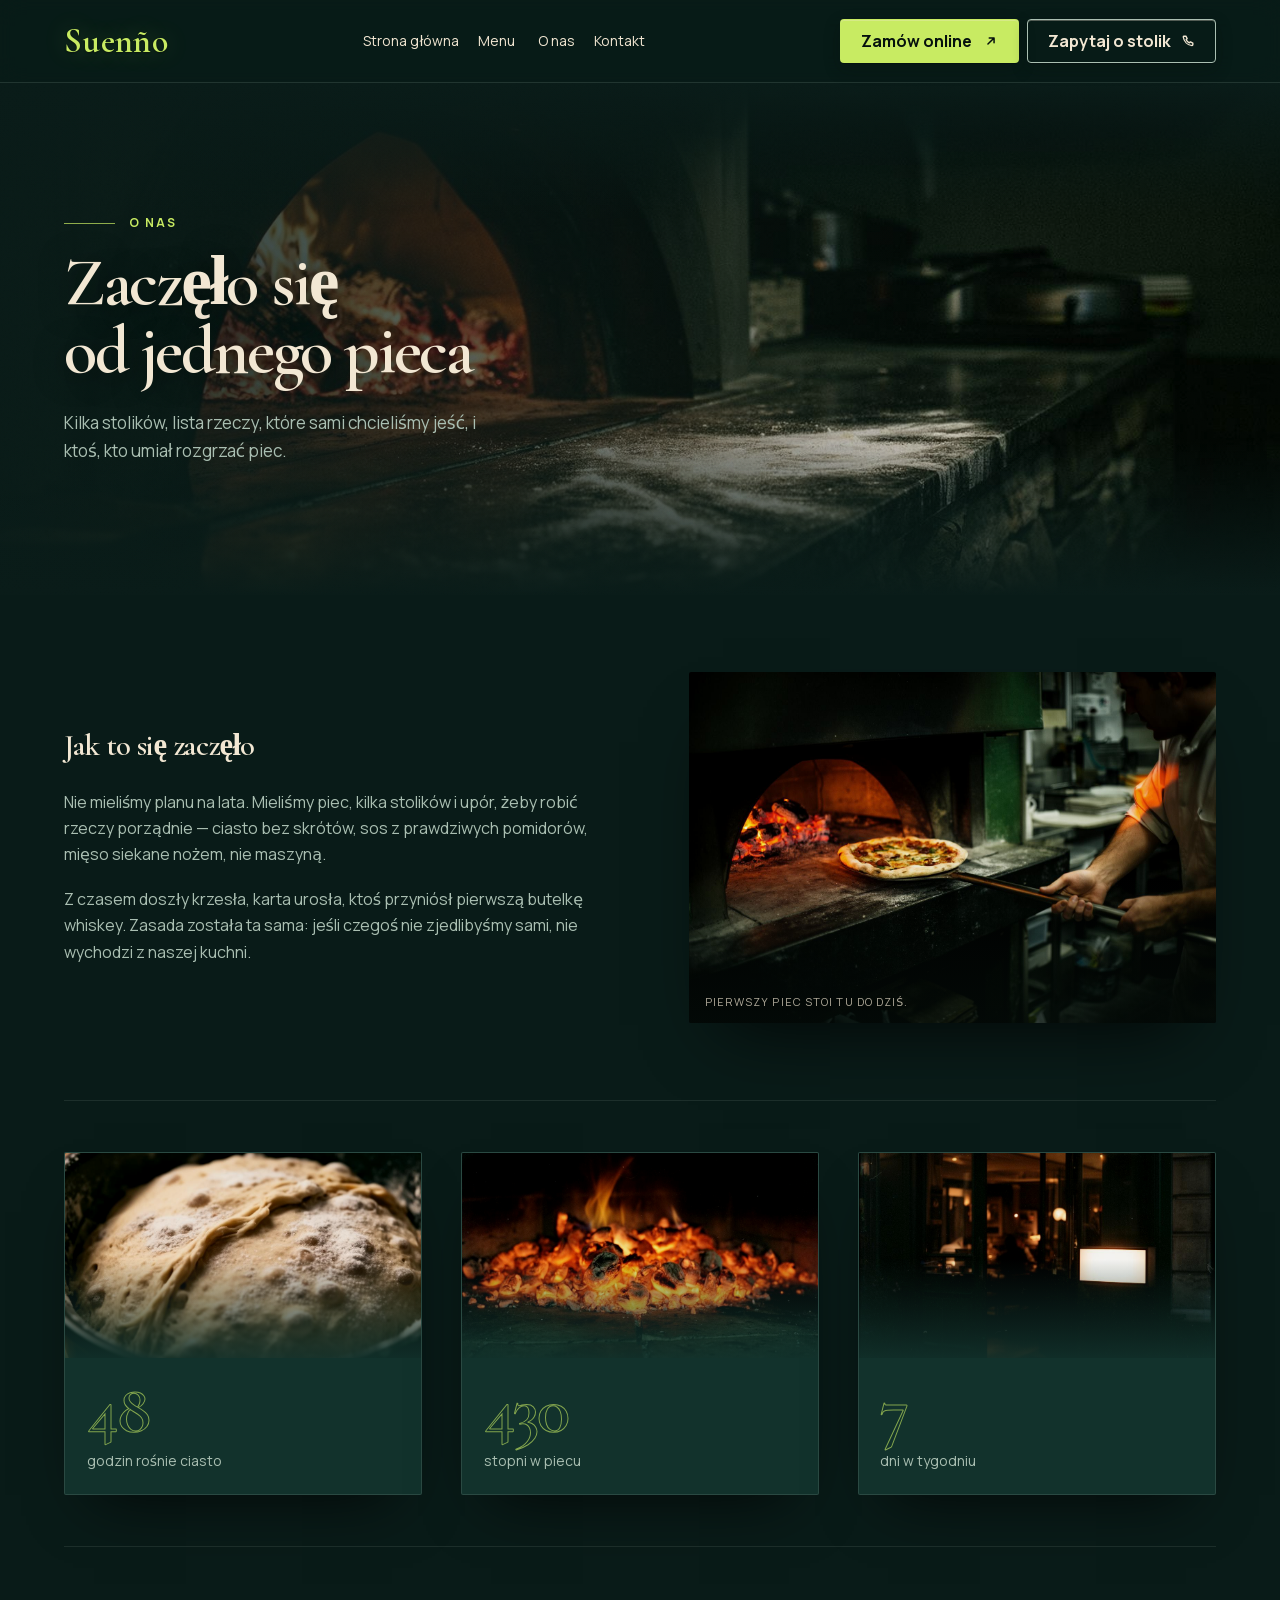
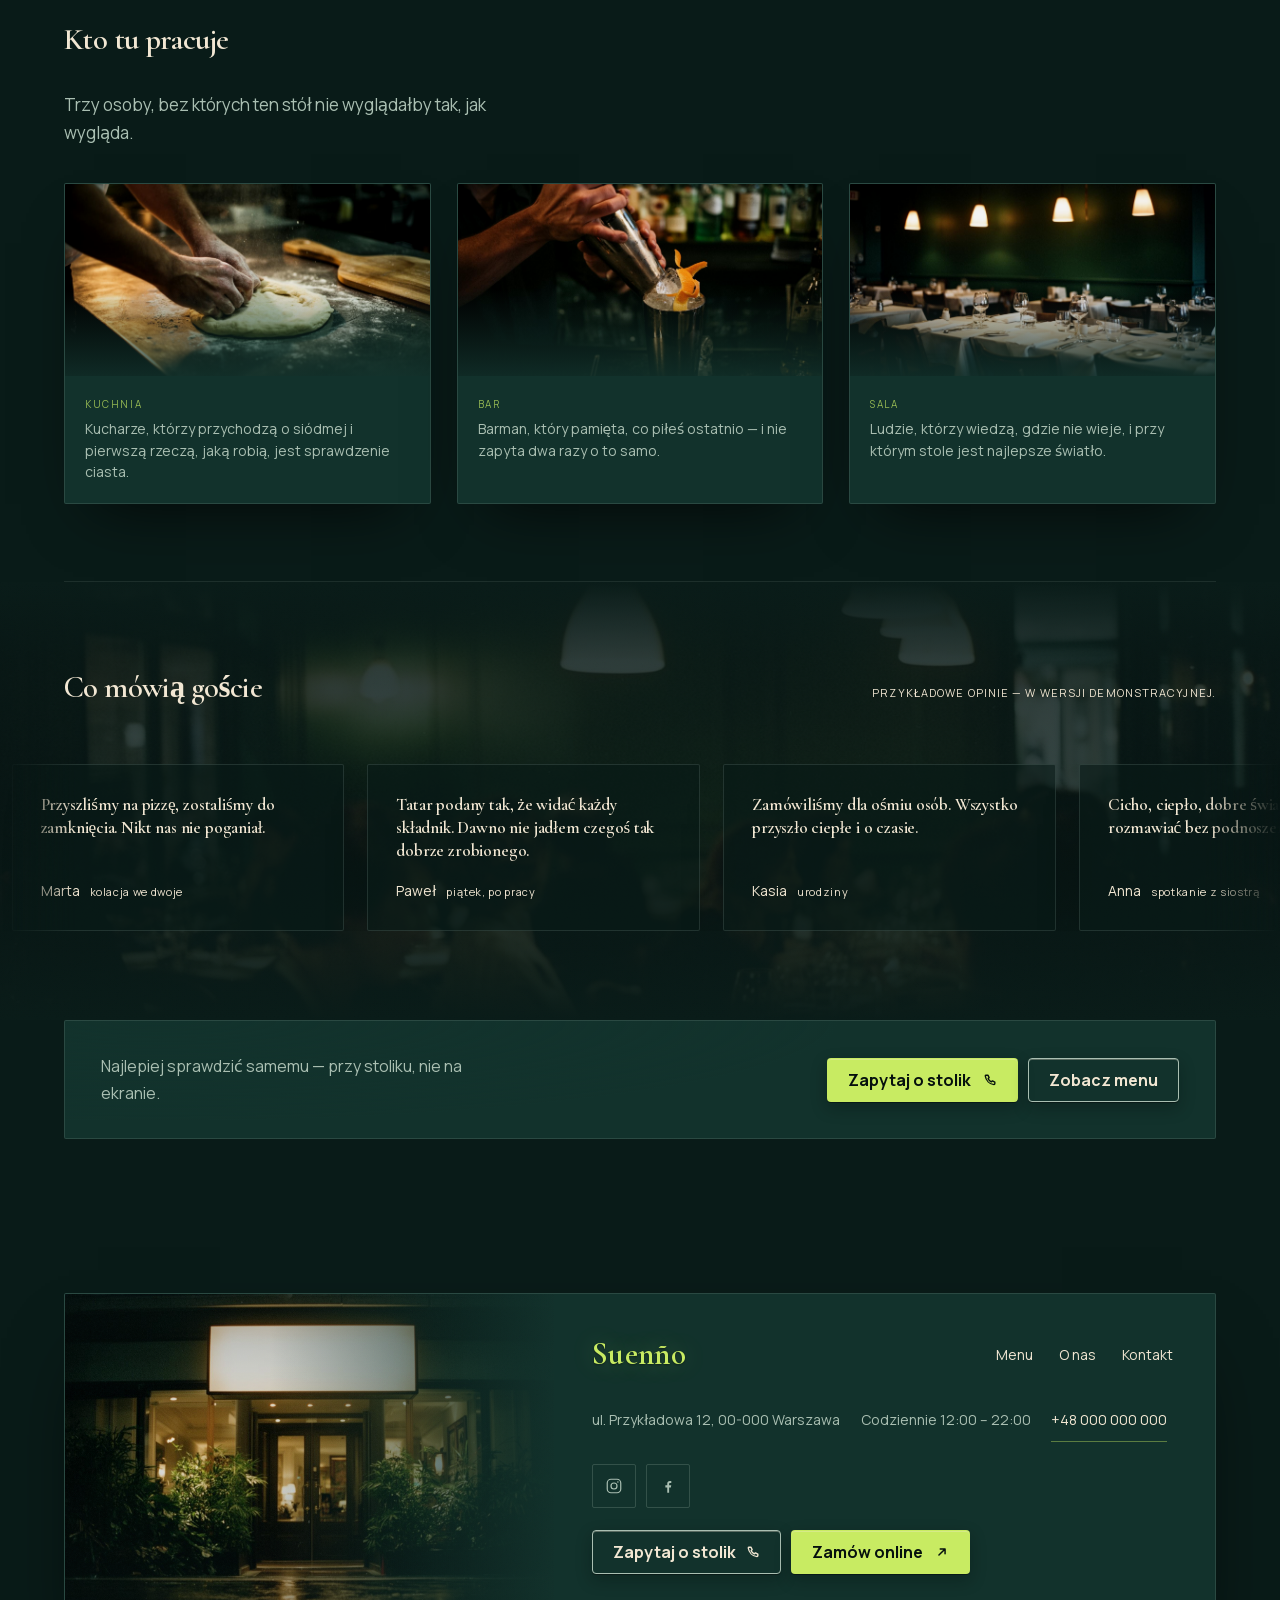
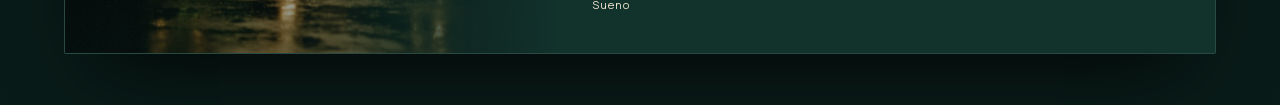
<file: o-nas/index.html>
<!DOCTYPE html><html lang="pl"> <head><meta charset="UTF-8"><link rel="icon" href="data:,"><meta name="viewport" content="width=device-width, initial-scale=1"><title>O nas — Sueno</title><meta name="description" content="Sueno: piec, kuchnia i stół na długie wieczory. Jak to się zaczęło."><link rel="canonical" href="https://www.suenokielczow.pl/o-nas"><meta property="og:type" content="website"><meta property="og:title" content="O nas — Sueno"><meta property="og:description" content="Sueno: piec, kuchnia i stół na długie wieczory. Jak to się zaczęło."><meta property="og:url" content="https://www.suenokielczow.pl/o-nas"><meta property="og:locale" content="pl_PL"><meta name="twitter:card" content="summary"><meta name="twitter:title" content="O nas — Sueno"><meta name="twitter:description" content="Sueno: piec, kuchnia i stół na długie wieczory. Jak to się zaczęło."><link rel="preload" href="/fonts/cormorant-garamond-600-latin.woff2" as="font" type="font/woff2" crossorigin><link rel="preload" href="/fonts/manrope-400-latin.woff2" as="font" type="font/woff2" crossorigin><style>[data-motion=section-rise],[data-motion=gallery-grid]>*{opacity:1;transform:none}@media(prefers-reduced-motion:reduce){[data-motion],[data-motion] *{opacity:1!important;transform:none!important}}
</style>
<link rel="stylesheet" href="/_astro/index.DR9s9Qcz.css">
<link rel="stylesheet" href="/_astro/o-nas.CjHI5_yQ.css">
<style>.button[data-astro-cid-6ygtcg62]{min-height:var(--tap-min);min-width:var(--tap-min);padding:var(--btn-pad-md);border:1px solid transparent;border-radius:var(--radius-sm);display:inline-flex;align-items:center;justify-content:center;gap:10px;text-decoration:none;font-weight:700;line-height:1.25;box-shadow:var(--btn-shadow-1),var(--btn-inner-highlight);transition:transform .16s ease,box-shadow .16s ease,background-color .16s ease,color .16s ease;transform:translateY(0)}.button--md[data-astro-cid-6ygtcg62]{padding:var(--btn-pad-md)}.button--lg[data-astro-cid-6ygtcg62]{padding:var(--btn-pad-lg)}.button--primary[data-astro-cid-6ygtcg62]{background:var(--c-lime);color:var(--text-on-accent,var(--c-ink))}.button--secondary[data-astro-cid-6ygtcg62]{background:transparent;border-color:var(--c-sage);color:var(--text-primary)}.button--ghost[data-astro-cid-6ygtcg62]{background:transparent;color:var(--text-accent);box-shadow:none}.button__label[data-astro-cid-6ygtcg62],.button__icon[data-astro-cid-6ygtcg62]{display:inline-flex;align-items:center;line-height:1}.button__icon[data-astro-cid-6ygtcg62] svg[data-astro-cid-6ygtcg62]{display:block}.button__icon[data-astro-cid-6ygtcg62]{flex:none}.button--primary[data-astro-cid-6ygtcg62] .button__icon[data-astro-cid-6ygtcg62]{margin-left:2px}.button[data-astro-cid-6ygtcg62]:active{transform:translateY(var(--btn-press-offset,1px));box-shadow:var(--btn-shadow-pressed)}.button[data-astro-cid-6ygtcg62]:focus-visible{outline:2px solid var(--focus-ring);outline-offset:3px}@media(hover:hover){.button[data-astro-cid-6ygtcg62]:hover{transform:translateY(var(--btn-lift-hover,-1px));box-shadow:var(--btn-shadow-2)}.button--ghost[data-astro-cid-6ygtcg62]:hover{box-shadow:var(--btn-shadow-1)}}@media(prefers-reduced-motion:reduce){.button[data-astro-cid-6ygtcg62]{transition:none}.button[data-astro-cid-6ygtcg62]:hover,.button[data-astro-cid-6ygtcg62]:active{transform:none}}
</style></head> <body> <a class="skip-link" href="#main-content">Przejdź do treści</a> <header class="site-header" data-astro-cid-r7uuxm25> <div class="header-inner" data-astro-cid-r7uuxm25> <a class="logo logo--header" href="/" aria-label="Sueno — strona główna"> <span class="logo__word" aria-hidden="true">Suen&#241;o</span> </a>  <nav class="desktop-nav" aria-label="Nawigacja główna" data-astro-cid-r7uuxm25><a href="/" data-astro-cid-r7uuxm25>Strona główna</a><a href="/menu" data-astro-cid-r7uuxm25>Menu</a><a href="/o-nas" data-astro-cid-r7uuxm25>O nas</a><a href="/kontakt" data-astro-cid-r7uuxm25>Kontakt</a></nav> <div class="header-actions" data-astro-cid-r7uuxm25><a class="button button--primary button--md" href="https://example.com/zamowienie" target="_blank" rel="noopener noreferrer" data-astro-cid-6ygtcg62> <span class="button__label" data-astro-cid-6ygtcg62>Zamów online</span> <span class="button__icon" aria-hidden="true" data-astro-cid-6ygtcg62> <svg viewBox="0 0 16 16" width="14" height="14" fill="none" stroke="currentColor" stroke-width="1.7" stroke-linecap="round" stroke-linejoin="round" data-astro-cid-6ygtcg62> <path d="M4.5 11.5 11.5 4.5M6 4.5h5.5V10" data-astro-cid-6ygtcg62></path> </svg> </span>    </a> <a class="button button--secondary button--md" href="tel:+48000000000" data-astro-cid-6ygtcg62> <span class="button__label" data-astro-cid-6ygtcg62>Zapytaj o stolik</span>  <span class="button__icon" aria-hidden="true" data-astro-cid-6ygtcg62> <svg viewBox="0 0 16 16" width="14" height="14" fill="none" stroke="currentColor" stroke-width="1.6" stroke-linecap="round" stroke-linejoin="round" data-astro-cid-6ygtcg62> <path d="M5.6 2.5 7 5.2 5.9 6.6a7.4 7.4 0 0 0 3.5 3.5l1.4-1.1 2.7 1.4v2c0 .5-.4.9-.9.9A11.6 11.6 0 0 1 2.6 3.4c0-.5.4-.9.9-.9h2.1Z" data-astro-cid-6ygtcg62></path> </svg> </span>   </a> </div> <div class="mobile-only" data-astro-cid-rhwoumtj> <div class="mobile-actions" data-astro-cid-rhwoumtj><a class="button button--primary button--md" href="https://example.com/zamowienie" target="_blank" rel="noopener noreferrer" data-astro-cid-6ygtcg62> <span class="button__label" data-astro-cid-6ygtcg62>Zamów online</span>     </a> <button class="drawer-trigger" type="button" aria-label="Otwórz menu" aria-expanded="false" aria-controls="mobile-drawer" data-astro-cid-rhwoumtj>☰</button></div> <dialog id="mobile-drawer" class="drawer" aria-label="Menu główne" data-astro-cid-rhwoumtj> <div class="drawer-head" data-astro-cid-rhwoumtj><span class="drawer-wordmark" data-astro-cid-rhwoumtj>Sueno</span><button class="drawer-close" type="button" aria-label="Zamknij menu" data-astro-cid-rhwoumtj>×</button></div> <nav aria-label="Menu mobilne" data-astro-cid-rhwoumtj><a href="/" data-astro-cid-rhwoumtj>Strona główna</a><a href="/menu" data-astro-cid-rhwoumtj>Menu</a><a href="/o-nas" data-astro-cid-rhwoumtj>O nas</a><a href="/kontakt" data-astro-cid-rhwoumtj>Kontakt</a></nav> <div class="drawer-actions" data-astro-cid-rhwoumtj><a class="button button--primary button--md" href="https://example.com/zamowienie" target="_blank" rel="noopener noreferrer" data-astro-cid-6ygtcg62> <span class="button__label" data-astro-cid-6ygtcg62>Zamów online</span>     </a> <a class="button button--secondary button--md" href="tel:+48000000000" data-astro-cid-6ygtcg62> <span class="button__label" data-astro-cid-6ygtcg62>Zapytaj o stolik</span>     </a> </div> </dialog> </div> <script type="module">const r=document.querySelector(".drawer-trigger"),e=document.querySelector("#mobile-drawer"),i=document.querySelector(".drawer-close");if(r&&e&&i){const c=()=>[...e.querySelectorAll("a[href],button:not([disabled])")];r.addEventListener("click",()=>{e.showModal(),r.setAttribute("aria-expanded","true"),c()[0]?.focus()}),i.addEventListener("click",()=>e.close()),e.addEventListener("close",()=>{r.setAttribute("aria-expanded","false"),r.focus()}),e.addEventListener("click",t=>{t.target.closest("a[href]")&&e.close()}),e.addEventListener("keydown",t=>{if(t.key!=="Tab")return;const s=c(),o=s[0],a=s.at(-1);t.shiftKey&&document.activeElement===o?(t.preventDefault(),a?.focus()):!t.shiftKey&&document.activeElement===a&&(t.preventDefault(),o?.focus())})}</script>  </div> </header>  <main id="main-content"> <header class="about-hero" data-astro-cid-zhe6yam7> <div class="about-hero__media" aria-hidden="true" data-astro-cid-zhe6yam7> <img src="/scene/interlude-oven.jpg" alt="" width="1536" height="1024" loading="eager" decoding="async" data-astro-cid-zhe6yam7> <span class="about-hero__scrim" data-astro-cid-zhe6yam7></span> <span class="about-hero__grain" data-astro-cid-zhe6yam7></span> </div> <div class="about-hero__copy" data-astro-cid-zhe6yam7> <p class="about-eyebrow" data-astro-cid-zhe6yam7><span class="about-rule" data-astro-cid-zhe6yam7></span>O nas</p> <h1 data-astro-cid-zhe6yam7>Zaczęło się<br data-astro-cid-zhe6yam7>od jednego pieca</h1> <p class="about-hero__lead" data-astro-cid-zhe6yam7>Kilka stolików, lista rzeczy, które sami chcieliśmy jeść, i ktoś, kto umiał rozgrzać piec.</p> </div> </header> <section class="about-story" aria-labelledby="story-title" data-astro-cid-zhe6yam7> <div class="about-story__copy" data-astro-cid-zhe6yam7> <h2 id="story-title" class="about-h2" data-astro-cid-zhe6yam7>Jak to się zaczęło</h2> <div class="about-story__text" data-astro-cid-zhe6yam7> <p data-astro-cid-zhe6yam7>
Nie mieliśmy planu na lata. Mieliśmy piec, kilka stolików i upór, żeby robić rzeczy porządnie — ciasto bez skrótów,
          sos z prawdziwych pomidorów, mięso siekane nożem, nie maszyną.
</p> <p data-astro-cid-zhe6yam7>
Z czasem doszły krzesła, karta urosła, ktoś przyniósł pierwszą butelkę whiskey. Zasada została ta sama:
          jeśli czegoś nie zjedlibyśmy sami, nie wychodzi z naszej kuchni.
</p> </div> </div> <figure class="about-story__media" data-astro-cid-zhe6yam7> <img src="/scene/about/oven-hands.jpg" alt="Piekarz wkłada pizzę do pieca" width="1536" height="1024" loading="lazy" decoding="async" data-astro-cid-zhe6yam7> <figcaption data-astro-cid-zhe6yam7>Pierwszy piec stoi tu do dziś.</figcaption> </figure> </section> <section class="about-facts" aria-label="Sueno w liczbach" data-astro-cid-zhe6yam7> <div class="fact-card" data-astro-cid-zhe6yam7> <figure class="fact-card__media" data-astro-cid-zhe6yam7> <img src="/scene/about/fact-dough.jpg" alt="Ciasto dojrzewające w misce" width="1024" height="1024" loading="lazy" decoding="async" data-astro-cid-zhe6yam7> </figure> <div class="fact-card__body" data-astro-cid-zhe6yam7> <p class="fact-card__num" data-astro-cid-zhe6yam7>48</p> <p class="fact-card__label" data-astro-cid-zhe6yam7>godzin rośnie ciasto</p> </div> </div> <div class="fact-card" data-astro-cid-zhe6yam7> <figure class="fact-card__media" data-astro-cid-zhe6yam7> <img src="/scene/about/fact-fire.jpg" alt="Ogień w piecu do pizzy" width="1024" height="1024" loading="lazy" decoding="async" data-astro-cid-zhe6yam7> </figure> <div class="fact-card__body" data-astro-cid-zhe6yam7> <p class="fact-card__num" data-astro-cid-zhe6yam7>430</p> <p class="fact-card__label" data-astro-cid-zhe6yam7>stopni w piecu</p> </div> </div> <div class="fact-card" data-astro-cid-zhe6yam7> <figure class="fact-card__media" data-astro-cid-zhe6yam7> <img src="/scene/about/fact-week.jpg" alt="Wejście do restauracji wieczorem" width="1024" height="1024" loading="lazy" decoding="async" data-astro-cid-zhe6yam7> </figure> <div class="fact-card__body" data-astro-cid-zhe6yam7> <p class="fact-card__num" data-astro-cid-zhe6yam7>7</p> <p class="fact-card__label" data-astro-cid-zhe6yam7>dni w tygodniu</p> </div> </div> </section> <section class="about-team" aria-labelledby="team-title" data-astro-cid-zhe6yam7> <header class="about-team__head" data-astro-cid-zhe6yam7> <h2 id="team-title" class="about-h2" data-astro-cid-zhe6yam7>Kto tu pracuje</h2> <p class="about-team__lead" data-astro-cid-zhe6yam7>Trzy osoby, bez których ten stół nie wyglądałby tak, jak wygląda.</p> </header> <ul class="about-team__list" data-astro-cid-zhe6yam7> <li class="team-card" data-astro-cid-zhe6yam7> <figure class="team-card__media" data-astro-cid-zhe6yam7> <img src="/scene/about/kitchen.jpg" alt="Ręce kucharza formujące ciasto" width="1536" height="1024" loading="lazy" decoding="async" data-astro-cid-zhe6yam7> </figure> <div class="team-card__body" data-astro-cid-zhe6yam7> <p class="team-card__role" data-astro-cid-zhe6yam7>Kuchnia</p> <p class="team-card__desc" data-astro-cid-zhe6yam7>Kucharze, którzy przychodzą o siódmej i pierwszą rzeczą, jaką robią, jest sprawdzenie ciasta.</p> </div> </li> <li class="team-card" data-astro-cid-zhe6yam7> <figure class="team-card__media" data-astro-cid-zhe6yam7> <img src="/scene/about/bar.jpg" alt="Barman z shakerem przy barze" width="1536" height="1024" loading="lazy" decoding="async" data-astro-cid-zhe6yam7> </figure> <div class="team-card__body" data-astro-cid-zhe6yam7> <p class="team-card__role" data-astro-cid-zhe6yam7>Bar</p> <p class="team-card__desc" data-astro-cid-zhe6yam7>Barman, który pamięta, co piłeś ostatnio — i nie zapyta dwa razy o to samo.</p> </div> </li> <li class="team-card" data-astro-cid-zhe6yam7> <figure class="team-card__media" data-astro-cid-zhe6yam7> <img src="/scene/about/room.jpg" alt="Sala restauracji przed otwarciem" width="1536" height="1024" loading="lazy" decoding="async" data-astro-cid-zhe6yam7> </figure> <div class="team-card__body" data-astro-cid-zhe6yam7> <p class="team-card__role" data-astro-cid-zhe6yam7>Sala</p> <p class="team-card__desc" data-astro-cid-zhe6yam7>Ludzie, którzy wiedzą, gdzie nie wieje, i przy którym stole jest najlepsze światło.</p> </div> </li> </ul> </section> <section class="about-reviews" aria-labelledby="reviews-title" data-astro-cid-zhe6yam7> <div class="about-reviews__media" aria-hidden="true" data-astro-cid-zhe6yam7> <img src="/scene/about/reviews-bg.jpg" alt="" width="1536" height="1024" loading="lazy" decoding="async" data-astro-cid-zhe6yam7> <span class="about-reviews__scrim" data-astro-cid-zhe6yam7></span> <span class="about-reviews__grain" data-astro-cid-zhe6yam7></span> </div> <header class="about-reviews__head" data-astro-cid-zhe6yam7> <h2 id="reviews-title" class="about-h2" data-astro-cid-zhe6yam7>Co mówią goście</h2> <p class="about-reviews__note" data-astro-cid-zhe6yam7>Przykładowe opinie — w wersji demonstracyjnej.</p> </header> <div class="about-reviews__viewport" data-astro-cid-zhe6yam7> <div class="about-reviews__track" data-astro-cid-zhe6yam7> <ul class="about-reviews__row" data-astro-cid-zhe6yam7> <li class="review" data-astro-cid-zhe6yam7> <p class="review__text" data-astro-cid-zhe6yam7>Przyszliśmy na pizzę, zostaliśmy do zamknięcia. Nikt nas nie poganiał.</p> <p class="review__meta" data-astro-cid-zhe6yam7><span data-astro-cid-zhe6yam7>Marta</span><em data-astro-cid-zhe6yam7>kolacja we dwoje</em></p> </li><li class="review" data-astro-cid-zhe6yam7> <p class="review__text" data-astro-cid-zhe6yam7>Tatar podany tak, że widać każdy składnik. Dawno nie jadłem czegoś tak dobrze zrobionego.</p> <p class="review__meta" data-astro-cid-zhe6yam7><span data-astro-cid-zhe6yam7>Paweł</span><em data-astro-cid-zhe6yam7>piątek, po pracy</em></p> </li><li class="review" data-astro-cid-zhe6yam7> <p class="review__text" data-astro-cid-zhe6yam7>Zamówiliśmy dla ośmiu osób. Wszystko przyszło ciepłe i o czasie.</p> <p class="review__meta" data-astro-cid-zhe6yam7><span data-astro-cid-zhe6yam7>Kasia</span><em data-astro-cid-zhe6yam7>urodziny</em></p> </li><li class="review" data-astro-cid-zhe6yam7> <p class="review__text" data-astro-cid-zhe6yam7>Cicho, ciepło, dobre światło. Można rozmawiać bez podnoszenia głosu.</p> <p class="review__meta" data-astro-cid-zhe6yam7><span data-astro-cid-zhe6yam7>Anna</span><em data-astro-cid-zhe6yam7>spotkanie z siostrą</em></p> </li><li class="review" data-astro-cid-zhe6yam7> <p class="review__text" data-astro-cid-zhe6yam7>Koktajl z rozmarynem — zamówiłem drugi, zanim skończyłem pierwszy.</p> <p class="review__meta" data-astro-cid-zhe6yam7><span data-astro-cid-zhe6yam7>Tomek</span><em data-astro-cid-zhe6yam7>bar</em></p> </li><li class="review" data-astro-cid-zhe6yam7> <p class="review__text" data-astro-cid-zhe6yam7>Dzieci dostały swoje, my swoje. Nikt nie musiał nigdzie się spieszyć.</p> <p class="review__meta" data-astro-cid-zhe6yam7><span data-astro-cid-zhe6yam7>Rodzina z Kiełczowa</span><em data-astro-cid-zhe6yam7>niedzielny obiad</em></p> </li> </ul><ul class="about-reviews__row" aria-hidden="true" data-astro-cid-zhe6yam7> <li class="review" data-astro-cid-zhe6yam7> <p class="review__text" data-astro-cid-zhe6yam7>Przyszliśmy na pizzę, zostaliśmy do zamknięcia. Nikt nas nie poganiał.</p> <p class="review__meta" data-astro-cid-zhe6yam7><span data-astro-cid-zhe6yam7>Marta</span><em data-astro-cid-zhe6yam7>kolacja we dwoje</em></p> </li><li class="review" data-astro-cid-zhe6yam7> <p class="review__text" data-astro-cid-zhe6yam7>Tatar podany tak, że widać każdy składnik. Dawno nie jadłem czegoś tak dobrze zrobionego.</p> <p class="review__meta" data-astro-cid-zhe6yam7><span data-astro-cid-zhe6yam7>Paweł</span><em data-astro-cid-zhe6yam7>piątek, po pracy</em></p> </li><li class="review" data-astro-cid-zhe6yam7> <p class="review__text" data-astro-cid-zhe6yam7>Zamówiliśmy dla ośmiu osób. Wszystko przyszło ciepłe i o czasie.</p> <p class="review__meta" data-astro-cid-zhe6yam7><span data-astro-cid-zhe6yam7>Kasia</span><em data-astro-cid-zhe6yam7>urodziny</em></p> </li><li class="review" data-astro-cid-zhe6yam7> <p class="review__text" data-astro-cid-zhe6yam7>Cicho, ciepło, dobre światło. Można rozmawiać bez podnoszenia głosu.</p> <p class="review__meta" data-astro-cid-zhe6yam7><span data-astro-cid-zhe6yam7>Anna</span><em data-astro-cid-zhe6yam7>spotkanie z siostrą</em></p> </li><li class="review" data-astro-cid-zhe6yam7> <p class="review__text" data-astro-cid-zhe6yam7>Koktajl z rozmarynem — zamówiłem drugi, zanim skończyłem pierwszy.</p> <p class="review__meta" data-astro-cid-zhe6yam7><span data-astro-cid-zhe6yam7>Tomek</span><em data-astro-cid-zhe6yam7>bar</em></p> </li><li class="review" data-astro-cid-zhe6yam7> <p class="review__text" data-astro-cid-zhe6yam7>Dzieci dostały swoje, my swoje. Nikt nie musiał nigdzie się spieszyć.</p> <p class="review__meta" data-astro-cid-zhe6yam7><span data-astro-cid-zhe6yam7>Rodzina z Kiełczowa</span><em data-astro-cid-zhe6yam7>niedzielny obiad</em></p> </li> </ul> </div> </div> </section> <section class="about-cta" data-astro-cid-zhe6yam7> <p class="about-cta__text" data-astro-cid-zhe6yam7>Najlepiej sprawdzić samemu — przy stoliku, nie na ekranie.</p> <div class="about-cta__actions" data-astro-cid-zhe6yam7> <a class="button button--primary button--md" href="tel:+48000000000" data-astro-cid-6ygtcg62> <span class="button__label" data-astro-cid-6ygtcg62>Zapytaj o stolik</span>  <span class="button__icon" aria-hidden="true" data-astro-cid-6ygtcg62> <svg viewBox="0 0 16 16" width="14" height="14" fill="none" stroke="currentColor" stroke-width="1.6" stroke-linecap="round" stroke-linejoin="round" data-astro-cid-6ygtcg62> <path d="M5.6 2.5 7 5.2 5.9 6.6a7.4 7.4 0 0 0 3.5 3.5l1.4-1.1 2.7 1.4v2c0 .5-.4.9-.9.9A11.6 11.6 0 0 1 2.6 3.4c0-.5.4-.9.9-.9h2.1Z" data-astro-cid-6ygtcg62></path> </svg> </span>   </a>  <a class="button button--secondary button--md" href="/menu" data-astro-cid-6ygtcg62> <span class="button__label" data-astro-cid-6ygtcg62>Zobacz menu</span>     </a>  </div> </section> </main> <footer class="site-footer" data-astro-cid-pnrjdgm4> <div class="footer-card" data-astro-cid-pnrjdgm4> <figure class="footer-card__media" data-astro-cid-pnrjdgm4> <img src="/scene/footer-sign.jpg" alt="Wejście do restauracji Sueno wieczorem" width="1536" height="1024" loading="lazy" decoding="async" data-astro-cid-pnrjdgm4> <span class="footer-card__scrim" aria-hidden="true" data-astro-cid-pnrjdgm4></span> <span class="footer-card__grain" aria-hidden="true" data-astro-cid-pnrjdgm4></span> </figure> <div class="footer-card__body" data-astro-cid-pnrjdgm4> <div class="footer-card__top" data-astro-cid-pnrjdgm4> <a class="logo logo--footer" href="/" aria-label="Sueno — strona główna"> <span class="logo__word" aria-hidden="true">Suen&#241;o</span> </a>  <nav aria-label="Nawigacja stopki" data-astro-cid-pnrjdgm4> <a href="/menu" data-astro-cid-pnrjdgm4>Menu</a><a href="/o-nas" data-astro-cid-pnrjdgm4>O nas</a><a href="/kontakt" data-astro-cid-pnrjdgm4>Kontakt</a> </nav> </div> <div class="footer-card__facts" data-astro-cid-pnrjdgm4> <p data-astro-cid-pnrjdgm4>ul. Przykładowa 12, 00-000 Warszawa</p> <p class="footer-hours" data-astro-cid-pnrjdgm4>Codziennie 12:00 – 22:00</p> <a class="footer-phone" href="tel:+48000000000" data-astro-cid-pnrjdgm4>+48 000 000 000</a> </div> <div class="footer-social" aria-label="Profile społecznościowe" data-astro-cid-pnrjdgm4> <a href="https://instagram.com" class="footer-social__link" aria-label="Instagram" target="_blank" rel="noopener noreferrer" data-astro-cid-pnrjdgm4> <svg viewBox="0 0 24 24" width="18" height="18" fill="none" stroke="currentColor" stroke-width="1.6" aria-hidden="true" data-astro-cid-pnrjdgm4> <rect x="3" y="3" width="18" height="18" rx="5" data-astro-cid-pnrjdgm4></rect><circle cx="12" cy="12" r="4" data-astro-cid-pnrjdgm4></circle><circle cx="17.2" cy="6.8" r="1" fill="currentColor" stroke="none" data-astro-cid-pnrjdgm4></circle> </svg> </a><a href="https://facebook.com" class="footer-social__link" aria-label="Facebook" target="_blank" rel="noopener noreferrer" data-astro-cid-pnrjdgm4> <svg viewBox="0 0 24 24" width="18" height="18" fill="currentColor" aria-hidden="true" data-astro-cid-pnrjdgm4> <path d="M13.5 21v-7h2.4l.4-2.9h-2.8V9.3c0-.8.2-1.4 1.5-1.4h1.4V5.3c-.3 0-1.1-.1-2-.1-2 0-3.4 1.2-3.4 3.5v2.4H8.5V14h2.5v7h2.5Z" data-astro-cid-pnrjdgm4></path> </svg> </a> </div> <div class="footer-card__actions" data-astro-cid-pnrjdgm4> <a class="button button--secondary button--md" href="tel:+48000000000" data-astro-cid-6ygtcg62> <span class="button__label" data-astro-cid-6ygtcg62>Zapytaj o stolik</span>  <span class="button__icon" aria-hidden="true" data-astro-cid-6ygtcg62> <svg viewBox="0 0 16 16" width="14" height="14" fill="none" stroke="currentColor" stroke-width="1.6" stroke-linecap="round" stroke-linejoin="round" data-astro-cid-6ygtcg62> <path d="M5.6 2.5 7 5.2 5.9 6.6a7.4 7.4 0 0 0 3.5 3.5l1.4-1.1 2.7 1.4v2c0 .5-.4.9-.9.9A11.6 11.6 0 0 1 2.6 3.4c0-.5.4-.9.9-.9h2.1Z" data-astro-cid-6ygtcg62></path> </svg> </span>   </a>  <a class="button button--primary button--md" href="https://example.com/zamowienie" target="_blank" rel="noopener noreferrer" data-astro-cid-6ygtcg62> <span class="button__label" data-astro-cid-6ygtcg62>Zamów online</span> <span class="button__icon" aria-hidden="true" data-astro-cid-6ygtcg62> <svg viewBox="0 0 16 16" width="14" height="14" fill="none" stroke="currentColor" stroke-width="1.7" stroke-linecap="round" stroke-linejoin="round" data-astro-cid-6ygtcg62> <path d="M4.5 11.5 11.5 4.5M6 4.5h5.5V10" data-astro-cid-6ygtcg62></path> </svg> </span>    </a>  </div> <small class="footer-card__copy" data-astro-cid-pnrjdgm4>Sueno</small> </div> </div> </footer>  <script type="module" src="/_astro/BaseLayout.astro_astro_type_script_index_0_lang.Bqx5fkmC.js"></script> </body> </html>
</file>
<file: _astro/index.DR9s9Qcz.css>
.mobile-only[data-astro-cid-rhwoumtj]{display:block;margin-left:auto}.mobile-actions[data-astro-cid-rhwoumtj]{display:flex;align-items:center;gap:8px}.mobile-actions[data-astro-cid-rhwoumtj] .drawer-trigger[data-astro-cid-rhwoumtj]{align-self:center}.drawer-trigger[data-astro-cid-rhwoumtj]{width:var(--tap-min);height:var(--tap-min);flex:none;border:1px solid var(--c-sage);border-radius:var(--radius-sm);background:transparent;color:var(--text-primary);font-size:22px}.drawer[data-astro-cid-rhwoumtj]{width:min(100%,420px);height:100dvh;max-height:none;margin:0 0 0 auto;border:0;padding:24px;background:var(--surface-1);color:var(--text-primary)}.drawer[data-astro-cid-rhwoumtj]::backdrop{background:#05100db8}.drawer-head[data-astro-cid-rhwoumtj]{display:flex;justify-content:space-between;align-items:center;margin-bottom:24px}.drawer-wordmark[data-astro-cid-rhwoumtj]{font:600 30px var(--font-display)}.drawer-close[data-astro-cid-rhwoumtj]{width:44px;height:44px;border:1px solid var(--border-subtle);background:transparent;color:inherit;font-size:28px}.drawer[data-astro-cid-rhwoumtj] nav[data-astro-cid-rhwoumtj]{display:grid}.drawer[data-astro-cid-rhwoumtj] nav[data-astro-cid-rhwoumtj] a[data-astro-cid-rhwoumtj]{min-height:52px;display:flex;align-items:center;border-bottom:1px solid var(--border-subtle);text-decoration:none}.drawer-actions[data-astro-cid-rhwoumtj]{display:grid;gap:12px;margin-top:24px}@media(min-width:1024px){.mobile-only[data-astro-cid-rhwoumtj]{display:none}}.logo{display:inline-flex;align-items:center;min-height:44px;text-decoration:none;flex:none}.logo__word{font-family:"SuenoScript",var(--font-display),serif;color:var(--c-lime);line-height:1.05;letter-spacing:.01em;text-shadow:0 0 24px rgba(200,235,98,.28),0 1px 2px rgba(0,0,0,.45);transition:color .3s ease,text-shadow .3s ease}.logo:hover .logo__word{color:color-mix(in oklab,var(--c-lime) 80%,#fff);text-shadow:0 0 28px rgba(200,235,98,.42),0 1px 2px rgba(0,0,0,.45)}.logo--header .logo__word{font-size:clamp(26px,3vw,34px)}.logo--footer .logo__word{font-size:clamp(26px,3vw,32px)}.logo--watermark{pointer-events:none;position:absolute;inset:auto 0 -4%;justify-content:center;overflow:hidden}.logo--watermark .logo__word{font-size:clamp(180px,32vw,420px);color:color-mix(in oklab,#D9B36A 12%,transparent);text-shadow:none;white-space:nowrap}.site-header[data-astro-cid-r7uuxm25]{position:sticky;top:0;z-index:var(--z-header);background:color-mix(in oklab,var(--surface-0) 74%,transparent);-webkit-backdrop-filter:blur(14px) saturate(1.15);backdrop-filter:blur(14px) saturate(1.15);border-bottom:1px solid rgba(170,191,178,.16)}.header-inner[data-astro-cid-r7uuxm25]{width:min(var(--container-max),calc(100% - var(--gutter) - var(--gutter)));min-height:82px;margin:auto;display:flex;align-items:center;gap:clamp(8px,1.25vw,20px)}.wordmark[data-astro-cid-r7uuxm25]{flex:none;min-height:44px;display:flex;align-items:center;font:600 32px/1 var(--font-display);letter-spacing:.04em;text-decoration:none}.desktop-nav[data-astro-cid-r7uuxm25],.header-actions[data-astro-cid-r7uuxm25]{display:none}@media(min-width:1024px){.header-inner[data-astro-cid-r7uuxm25]{gap:12px}.desktop-nav[data-astro-cid-r7uuxm25]{display:flex;gap:clamp(10px,1.2vw,18px);margin-inline:auto;white-space:nowrap}.desktop-nav[data-astro-cid-r7uuxm25] a[data-astro-cid-r7uuxm25]{min-width:44px;min-height:44px;display:grid;place-items:center;text-decoration:none;font-size:var(--text-small)}.header-actions[data-astro-cid-r7uuxm25]{display:flex;flex:none;gap:8px}}@media(max-width:1023.98px){.header-inner[data-astro-cid-r7uuxm25]{min-height:68px}.wordmark[data-astro-cid-r7uuxm25]{font-size:clamp(26px,7.5vw,32px)}}.site-footer[data-astro-cid-pnrjdgm4]{padding:clamp(32px,5vw,72px) var(--gutter) clamp(28px,4vw,56px);background:var(--surface-0)}.footer-card[data-astro-cid-pnrjdgm4]{max-width:var(--container-max);margin-inline:auto;display:grid;grid-template-columns:minmax(0,.85fr) minmax(0,1.15fr);min-height:clamp(240px,26vw,320px);border:1px solid rgba(170,191,178,.16);border-radius:2px;overflow:hidden;background:var(--surface-1);box-shadow:0 40px 80px -34px #000000d9}.footer-card__media[data-astro-cid-pnrjdgm4]{position:relative;margin:0;overflow:hidden;min-height:100%}.footer-card__media[data-astro-cid-pnrjdgm4] img[data-astro-cid-pnrjdgm4]{display:block;width:100%;height:100%;object-fit:cover;object-position:center 42%;filter:saturate(.86) brightness(.9) contrast(1.04)}.footer-card__scrim[data-astro-cid-pnrjdgm4]{position:absolute;inset:0;pointer-events:none;background:linear-gradient(90deg,transparent 42%,color-mix(in oklab,var(--surface-1) 96%,transparent) 100%),linear-gradient(180deg,rgba(9,27,24,.28) 0%,transparent 40%,rgba(9,27,24,.42) 100%)}.footer-card__grain[data-astro-cid-pnrjdgm4]{position:absolute;inset:0;pointer-events:none;opacity:.08;mix-blend-mode:overlay;background-image:url("data:image/svg+xml,%3Csvg xmlns='http://www.w3.org/2000/svg' width='160' height='160'%3E%3Cfilter id='n'%3E%3CfeTurbulence type='fractalNoise' baseFrequency='.85' numOctaves='3' stitchTiles='stitch'/%3E%3C/filter%3E%3Crect width='160' height='160' filter='url(%23n)' opacity='.45'/%3E%3C/svg%3E")}.footer-card__body[data-astro-cid-pnrjdgm4]{position:relative;z-index:2;display:flex;flex-direction:column;gap:clamp(14px,1.8vw,22px);padding:clamp(22px,3vw,40px);justify-content:center}.footer-card__top[data-astro-cid-pnrjdgm4]{display:flex;flex-wrap:wrap;align-items:center;gap:clamp(14px,2vw,28px);justify-content:space-between}.footer-card__top[data-astro-cid-pnrjdgm4] nav[data-astro-cid-pnrjdgm4]{display:flex;flex-wrap:wrap;gap:clamp(10px,1.4vw,20px)}.footer-card__top[data-astro-cid-pnrjdgm4] nav[data-astro-cid-pnrjdgm4] a[data-astro-cid-pnrjdgm4]{min-height:44px;min-width:44px;padding-inline:4px;display:inline-flex;align-items:center;justify-content:center;text-decoration:none;font-size:var(--text-small);color:var(--text-primary)}.footer-card__top[data-astro-cid-pnrjdgm4] nav[data-astro-cid-pnrjdgm4] a[data-astro-cid-pnrjdgm4]:hover{color:var(--text-accent)}.footer-card__facts[data-astro-cid-pnrjdgm4]{display:flex;flex-wrap:wrap;gap:clamp(10px,1.6vw,22px);align-items:baseline}.footer-card__facts[data-astro-cid-pnrjdgm4] p[data-astro-cid-pnrjdgm4]{margin:0;color:var(--text-secondary);font-size:var(--text-small)}.footer-hours[data-astro-cid-pnrjdgm4]{color:var(--text-secondary)}.footer-phone[data-astro-cid-pnrjdgm4]{display:inline-flex;align-items:center;min-height:44px;color:var(--c-ivory);text-decoration:none;font-size:var(--text-small);border-bottom:1px solid rgba(200,235,98,.4)}.footer-phone[data-astro-cid-pnrjdgm4]:hover{color:var(--text-accent);border-color:var(--c-lime)}.footer-social[data-astro-cid-pnrjdgm4]{display:flex;gap:10px}.footer-social__link[data-astro-cid-pnrjdgm4]{width:44px;height:44px;display:inline-grid;place-items:center;border:1px solid rgba(170,191,178,.22);border-radius:2px;color:var(--text-secondary);text-decoration:none;transition:color .25s,border-color .25s,background .25s}.footer-social__link[data-astro-cid-pnrjdgm4]:hover{color:var(--c-lime);border-color:#c8eb628c;background:#c8eb620f}.footer-card__actions[data-astro-cid-pnrjdgm4]{display:flex;flex-wrap:wrap;gap:10px}.footer-card__copy[data-astro-cid-pnrjdgm4]{color:var(--text-muted);font-size:11px;letter-spacing:.08em}@media(max-width:860px){.footer-card[data-astro-cid-pnrjdgm4]{grid-template-columns:1fr;min-height:0}.footer-card__media[data-astro-cid-pnrjdgm4]{height:clamp(150px,34vw,220px);min-height:0}.footer-card__scrim[data-astro-cid-pnrjdgm4]{background:linear-gradient(180deg,transparent 30%,color-mix(in oklab,var(--surface-1) 96%,transparent) 100%)}.footer-card__body[data-astro-cid-pnrjdgm4]{padding:20px}}:root{--c-forest:#091B18;--c-canopy:#12322C;--c-petrol:#0F4849;--c-lime:#C8EB62;--c-coral:#E77A58;--c-ivory:#F2E7D3;--c-sage:#AABFB2;--c-ink:#05100D;--surface-0:var(--c-forest);--surface-1:var(--c-canopy);--surface-2:var(--c-petrol);--text-primary:var(--c-ivory);--text-secondary:#AABFB2;--text-accent:var(--c-lime);--text-on-accent:var(--c-ink);--border-subtle:rgba(170,191,178,.18);--focus-ring:var(--c-lime);--font-display:"Cormorant Garamond","Times New Roman",serif;--font-body:"Manrope",system-ui,sans-serif;--text-hero:clamp(2.75rem,7vw,6rem);--text-h1:clamp(2.25rem,4.5vw,3.75rem);--text-h2:clamp(1.75rem,3.2vw,2.75rem);--text-h3:clamp(1.375rem,2vw,1.75rem);--text-lead:clamp(1.0625rem,1.2vw,1.25rem);--text-body:1rem;--text-small:.875rem;--text-micro:.75rem;--leading-tight:1.05;--leading-snug:1.25;--leading-body:1.65;--measure:62ch;--space-1:8px;--space-2:16px;--space-3:24px;--space-4:32px;--space-5:40px;--space-6:48px;--space-7:56px;--space-8:64px;--space-10:80px;--space-12:96px;--space-14:112px;--space-16:128px;--section-y:clamp(64px,9vw,128px);--container-max:1280px;--container-narrow:720px;--gutter:clamp(20px,5vw,64px);--radius-sm:4px;--radius-md:10px;--radius-lg:18px;--radius-pill:999px;--ease-out:cubic-bezier(.16,1,.3,1);--ease-in-out:cubic-bezier(.65,0,.35,1);--dur-fast:.16s;--dur-base:.28s;--dur-slow:.64s;--btn-shadow-1:0 1px 0 rgba(5,16,13,.55),0 6px 16px rgba(5,16,13,.32);--btn-shadow-2:0 2px 0 rgba(5,16,13,.55),0 10px 22px rgba(5,16,13,.4);--btn-inner-highlight:inset 0 1px 0 rgba(242,231,211,.32);--btn-shadow-pressed:inset 0 2px 6px rgba(5,16,13,.55),0 1px 0 rgba(5,16,13,.4);--btn-lift-hover:-1px;--btn-press-offset:1px;--btn-pad-md:12px 20px;--btn-pad-lg:16px 28px;--z-header:100;--z-drawer:200;--z-overlay:190;--z-skip:300;--tap-min:44px}@font-face{font-family:SuenoScript;src:url(/fonts/Yellowtail.woff2) format("woff2");font-display:swap}@font-face{font-family:Manrope;src:url(/fonts/manrope-400-latin.woff2) format("woff2");font-weight:400;font-style:normal;font-display:swap}@font-face{font-family:Manrope;src:url(/fonts/manrope-500-latin.woff2) format("woff2");font-weight:500;font-style:normal;font-display:swap}@font-face{font-family:Manrope;src:url(/fonts/manrope-700-latin.woff2) format("woff2");font-weight:700;font-style:normal;font-display:swap}@font-face{font-family:Cormorant Garamond;src:url(/fonts/cormorant-garamond-600-latin.woff2) format("woff2");font-weight:600;font-style:normal;font-display:swap}*{box-sizing:border-box}html{color-scheme:dark;scroll-behavior:smooth;width:100%;max-width:100%;overflow-x:clip}body{width:100%;max-width:100%;margin:0;background:var(--surface-0);color:var(--text-primary);font:400 var(--text-body)/var(--leading-body) var(--font-body);min-width:320px;overflow-x:clip}img{max-width:100%;height:auto}a{color:inherit}button,input,textarea,select{font:inherit}h1,h2,h3{font-family:var(--font-display);font-weight:600;line-height:var(--leading-tight)}[id]{scroll-margin-top:90px}:focus-visible{outline:2px solid var(--focus-ring);outline-offset:2px}::selection{background:var(--c-lime);color:var(--c-ink)}.container{width:min(var(--container-max),calc(100% - var(--gutter) - var(--gutter)));margin-inline:auto}.skip-link{position:fixed;z-index:var(--z-skip);top:8px;left:8px;padding:12px 16px;background:var(--c-lime);color:var(--c-ink);transform:translateY(-160%)}.skip-link:focus{transform:translateY(0)}@media(prefers-reduced-motion:reduce){*{animation-duration:.01ms!important;transition-duration:.01ms!important;scroll-behavior:auto!important}}
</file>
<file: _astro/index.CjsCvFnd.css>
.hero[data-astro-cid-anhloy43]{position:relative;isolation:isolate;overflow:hidden;min-height:clamp(560px,86vh,820px);display:grid;align-items:center}.hero__media[data-astro-cid-anhloy43]{position:absolute;inset:0;z-index:0}.hero__media[data-astro-cid-anhloy43] picture[data-astro-cid-anhloy43],.hero__media[data-astro-cid-anhloy43] img[data-astro-cid-anhloy43]{display:block;width:100%;height:100%;object-fit:cover;object-position:center right}.hero__scrim[data-astro-cid-anhloy43]{position:absolute;inset:0;pointer-events:none;background:linear-gradient(90deg,var(--surface-0) 0%,color-mix(in oklab,var(--surface-0) 92%,transparent) 26%,color-mix(in oklab,var(--surface-0) 62%,transparent) 48%,color-mix(in oklab,var(--surface-0) 18%,transparent) 70%,transparent 88%),linear-gradient(0deg,var(--surface-0) 0%,var(--surface-0) 5%,color-mix(in oklab,var(--surface-0) 55%,transparent) 13%,transparent 30%)}.hero__vignette[data-astro-cid-anhloy43]{position:absolute;inset:0;pointer-events:none;background:radial-gradient(ellipse 92% 84% at 58% 48%,transparent 46%,rgba(4,12,9,.34) 100%);-webkit-mask-image:linear-gradient(180deg,#000 0%,#000 62%,transparent 94%);mask-image:linear-gradient(180deg,#000 0%,#000 62%,transparent 94%)}.hero__grain[data-astro-cid-anhloy43]{position:absolute;inset:0;pointer-events:none;opacity:.1;mix-blend-mode:overlay;-webkit-mask-image:linear-gradient(180deg,#000 0%,#000 60%,transparent 92%);mask-image:linear-gradient(180deg,#000 0%,#000 60%,transparent 92%);background-image:url("data:image/svg+xml,%3Csvg xmlns='http://www.w3.org/2000/svg' width='160' height='160'%3E%3Cfilter id='n'%3E%3CfeTurbulence type='fractalNoise' baseFrequency='.85' numOctaves='3' stitchTiles='stitch'/%3E%3C/filter%3E%3Crect width='160' height='160' filter='url(%23n)' opacity='.45'/%3E%3C/svg%3E")}.hero__copy[data-astro-cid-anhloy43]{position:relative;z-index:2;justify-self:start;width:min(100% - var(--gutter) - var(--gutter),660px);margin:0 0 0 max(var(--gutter),calc((100vw - var(--container-max)) / 2));padding-block:clamp(56px,8vw,96px);text-align:left}.eyebrow[data-astro-cid-anhloy43]{display:flex;align-items:center;gap:14px;font-size:var(--text-micro);font-weight:700;letter-spacing:.16em;text-transform:uppercase;color:var(--text-accent);margin:0}.eyebrow__rule[data-astro-cid-anhloy43]{display:block;width:clamp(28px,4vw,56px);height:1px;background:currentColor;opacity:.7}h1[data-astro-cid-anhloy43]{font-size:var(--text-hero);margin:var(--space-2) 0;line-height:.94;letter-spacing:-.035em;max-width:9ch;text-wrap:balance;text-shadow:0 2px 30px rgba(4,12,9,.55)}.hero__side[data-astro-cid-anhloy43]{position:absolute;z-index:2;right:max(16px,calc((100vw - var(--container-max)) / 2 - 34px));bottom:clamp(32px,5vw,64px);margin:0;writing-mode:vertical-rl;font-size:11px;letter-spacing:.22em;text-transform:uppercase;color:color-mix(in oklab,var(--c-ivory) 62%,transparent)}.lead[data-astro-cid-anhloy43]{font-size:var(--text-lead);color:var(--text-secondary);max-width:32ch}.actions[data-astro-cid-anhloy43]{display:flex;gap:var(--space-2);flex-wrap:wrap;margin-top:var(--space-4)}@media(max-width:767px){.hero[data-astro-cid-anhloy43]{min-height:unset;display:block}.hero__media[data-astro-cid-anhloy43]{position:relative;height:min(58vh,420px)}.hero__media[data-astro-cid-anhloy43] picture[data-astro-cid-anhloy43],.hero__media[data-astro-cid-anhloy43] img[data-astro-cid-anhloy43]{height:100%}.hero__scrim[data-astro-cid-anhloy43]{background:linear-gradient(0deg,var(--surface-0) 2%,transparent 62%),linear-gradient(90deg,color-mix(in oklab,var(--surface-0) 55%,transparent) 0%,transparent 55%)}.hero__copy[data-astro-cid-anhloy43]{width:calc(100% - 40px);margin:0 20px;padding-block:8px 44px}.hero__side[data-astro-cid-anhloy43]{display:none}h1[data-astro-cid-anhloy43]{font-size:clamp(46px,13vw,64px)}}@media(prefers-reduced-motion:reduce){.hero__grain[data-astro-cid-anhloy43]{display:none}}.prologue[data-astro-cid-bjxv5cov]{position:relative;isolation:isolate;overflow:hidden;min-height:clamp(520px,52vw,720px);display:flex;align-items:center}.prologue[data-astro-cid-bjxv5cov]:before{content:"";position:absolute;left:0;right:0;top:0;height:1px;z-index:4;pointer-events:none;background:linear-gradient(90deg,transparent 0%,rgba(170,191,178,.22) 16%,rgba(170,191,178,.22) 84%,transparent 100%)}.prologue__media[data-astro-cid-bjxv5cov]{position:absolute;inset:0;z-index:0}.prologue__media[data-astro-cid-bjxv5cov] img[data-astro-cid-bjxv5cov]{display:block;width:100%;height:100%;object-fit:cover;object-position:center 62%}.prologue__scrim[data-astro-cid-bjxv5cov]{position:absolute;inset:0;pointer-events:none;background:linear-gradient(180deg,var(--surface-0) 0%,var(--surface-0) 5%,transparent 26%,transparent 72%,color-mix(in oklab,var(--surface-0) 55%,transparent) 90%,var(--surface-0) 100%),linear-gradient(90deg,color-mix(in oklab,var(--surface-0) 94%,transparent) 0%,color-mix(in oklab,var(--surface-0) 82%,transparent) 34%,color-mix(in oklab,var(--surface-0) 34%,transparent) 62%,transparent 84%)}.prologue__grain[data-astro-cid-bjxv5cov]{position:absolute;inset:0;pointer-events:none;opacity:.09;mix-blend-mode:overlay;background-image:url("data:image/svg+xml,%3Csvg xmlns='http://www.w3.org/2000/svg' width='160' height='160'%3E%3Cfilter id='n'%3E%3CfeTurbulence type='fractalNoise' baseFrequency='.85' numOctaves='3' stitchTiles='stitch'/%3E%3C/filter%3E%3Crect width='160' height='160' filter='url(%23n)' opacity='.45'/%3E%3C/svg%3E")}.prologue__inner[data-astro-cid-bjxv5cov]{position:relative;z-index:2;width:min(var(--container-max),calc(100% - var(--gutter) - var(--gutter)));margin-inline:auto;display:grid;grid-template-columns:minmax(0,1fr) auto;gap:clamp(24px,5vw,72px);align-items:center;padding-block:clamp(64px,9vw,120px)}.prologue__copy[data-astro-cid-bjxv5cov]{max-width:min(54ch,680px)}.prologue__eyebrow[data-astro-cid-bjxv5cov]{display:flex;align-items:center;gap:14px;margin:0 0 clamp(20px,3vw,32px);font-size:var(--text-micro);font-weight:700;letter-spacing:.16em;text-transform:uppercase;color:var(--text-accent)}.prologue__rule[data-astro-cid-bjxv5cov]{display:block;width:clamp(28px,4vw,56px);height:1px;background:currentColor;opacity:.7}.prologue__title[data-astro-cid-bjxv5cov]{font-family:var(--font-display);font-weight:600;font-size:clamp(27px,3.4vw,48px);line-height:1.15;letter-spacing:-.02em;margin:0 0 clamp(18px,3vw,28px);color:var(--c-ivory);text-wrap:pretty;text-shadow:0 2px 24px rgba(4,12,9,.6)}.prologue__lead[data-astro-cid-bjxv5cov]{font-size:var(--text-lead);line-height:1.6;color:var(--text-secondary);max-width:44ch;margin:0 0 clamp(26px,4vw,40px);text-shadow:0 1px 14px rgba(4,12,9,.5)}.prologue__aside[data-astro-cid-bjxv5cov]{display:grid;justify-items:end;gap:18px}.prologue__index[data-astro-cid-bjxv5cov]{font-family:var(--font-display);font-size:clamp(40px,5vw,72px);line-height:1;color:color-mix(in oklab,var(--c-lime) 78%,transparent);opacity:.6}.prologue__line[data-astro-cid-bjxv5cov]{width:1px;height:clamp(80px,14vw,170px);background:linear-gradient(180deg,var(--border-subtle),transparent)}@media(max-width:860px){.prologue[data-astro-cid-bjxv5cov]{min-height:0}.prologue__media[data-astro-cid-bjxv5cov] img[data-astro-cid-bjxv5cov]{object-position:72% center}.prologue__scrim[data-astro-cid-bjxv5cov]{background:linear-gradient(180deg,var(--surface-0) 0%,transparent 18%),linear-gradient(0deg,var(--surface-0) 0%,color-mix(in oklab,var(--surface-0) 86%,transparent) 46%,transparent 76%)}.prologue__inner[data-astro-cid-bjxv5cov]{grid-template-columns:1fr;padding-block:clamp(110px,30vw,200px) clamp(36px,7vw,56px)}.prologue__aside[data-astro-cid-bjxv5cov]{display:none}}@media(prefers-reduced-motion:reduce){.prologue__grain[data-astro-cid-bjxv5cov]{display:none}}.strip[data-astro-cid-u23w3psi]{position:relative;isolation:isolate;overflow:hidden;padding-block:clamp(56px,8vw,112px)}.strip[data-astro-cid-u23w3psi]:before,.strip[data-astro-cid-u23w3psi]:after{content:"";position:absolute;left:0;right:0;height:1px;z-index:4;pointer-events:none;background:linear-gradient(90deg,transparent 0%,rgba(170,191,178,.22) 16%,rgba(170,191,178,.22) 84%,transparent 100%)}.strip[data-astro-cid-u23w3psi]:before{top:0}.strip[data-astro-cid-u23w3psi]:after{bottom:0}.strip__media[data-astro-cid-u23w3psi]{position:absolute;inset:0;z-index:0}.strip__media[data-astro-cid-u23w3psi] img[data-astro-cid-u23w3psi]{display:block;width:100%;height:100%;object-fit:cover;object-position:center}.strip__scrim[data-astro-cid-u23w3psi]{position:absolute;inset:0;pointer-events:none;background:linear-gradient(180deg,var(--surface-0) 0%,color-mix(in oklab,var(--surface-0) 80%,transparent) 16%,color-mix(in oklab,var(--surface-0) 62%,transparent) 50%,color-mix(in oklab,var(--surface-0) 86%,transparent) 84%,var(--surface-0) 100%)}.strip__grain[data-astro-cid-u23w3psi]{position:absolute;inset:0;pointer-events:none;opacity:.09;mix-blend-mode:overlay;background-image:url("data:image/svg+xml,%3Csvg xmlns='http://www.w3.org/2000/svg' width='160' height='160'%3E%3Cfilter id='n'%3E%3CfeTurbulence type='fractalNoise' baseFrequency='.85' numOctaves='3' stitchTiles='stitch'/%3E%3C/filter%3E%3Crect width='160' height='160' filter='url(%23n)' opacity='.45'/%3E%3C/svg%3E")}.strip__head[data-astro-cid-u23w3psi]{position:relative;z-index:2;width:min(var(--container-max),calc(100% - var(--gutter) - var(--gutter)));margin:0 auto clamp(26px,4vw,46px);display:grid;gap:10px}.strip__eyebrow[data-astro-cid-u23w3psi]{display:flex;align-items:center;gap:14px;margin:0;font-size:var(--text-micro);font-weight:700;letter-spacing:.16em;text-transform:uppercase;color:var(--text-accent)}.strip__rule[data-astro-cid-u23w3psi]{display:block;width:clamp(28px,4vw,56px);height:1px;background:currentColor;opacity:.7}.strip__title[data-astro-cid-u23w3psi]{font-family:var(--font-display);font-weight:600;font-size:clamp(26px,3.2vw,44px);line-height:1.1;letter-spacing:-.02em;margin:0;color:var(--c-ivory);max-width:18ch;text-shadow:0 2px 24px rgba(4,12,9,.6)}.strip__lead[data-astro-cid-u23w3psi]{margin:0;max-width:46ch;color:var(--text-secondary);font-size:var(--text-lead)}.strip__viewport[data-astro-cid-u23w3psi]{position:relative;z-index:2;-webkit-mask-image:linear-gradient(90deg,transparent 0,#000 6%,#000 94%,transparent 100%);mask-image:linear-gradient(90deg,transparent 0,#000 6%,#000 94%,transparent 100%)}.strip__track[data-astro-cid-u23w3psi]{display:flex;width:max-content;animation:strip-run 72s linear infinite}.strip__viewport[data-astro-cid-u23w3psi]:hover .strip__track[data-astro-cid-u23w3psi],.strip__viewport[data-astro-cid-u23w3psi]:focus-within .strip__track[data-astro-cid-u23w3psi]{animation-play-state:paused}.strip__row[data-astro-cid-u23w3psi]{display:flex;gap:clamp(12px,1.6vw,22px);list-style:none;margin:0;padding:0 clamp(6px,.8vw,11px)}.strip__item[data-astro-cid-u23w3psi]{flex:none;width:clamp(200px,25vw,360px);margin:0;position:relative}.strip__item[data-astro-cid-u23w3psi] picture[data-astro-cid-u23w3psi],.strip__item[data-astro-cid-u23w3psi] img[data-astro-cid-u23w3psi]{display:block;width:100%;height:clamp(180px,23vw,310px);object-fit:cover;border-radius:2px}.strip__item[data-astro-cid-u23w3psi] img[data-astro-cid-u23w3psi]{filter:saturate(.62) brightness(.8) contrast(1.08) sepia(.1);box-shadow:0 30px 55px -12px #000000bf,0 6px 14px #00000073;transition:transform .55s cubic-bezier(.22,.61,.36,1),filter .55s,box-shadow .55s}.strip__item[data-astro-cid-u23w3psi]:after{content:"";position:absolute;inset:0;border-radius:2px;pointer-events:none;background:linear-gradient(180deg,#091b181f,#091b1870);mix-blend-mode:multiply;opacity:1;transition:opacity .55s}.strip__item[data-astro-cid-u23w3psi]:hover img[data-astro-cid-u23w3psi]{transform:scale(1.03);filter:saturate(.9) brightness(.95) contrast(1.04) sepia(.04)}.strip__item[data-astro-cid-u23w3psi]:hover:after{opacity:.45}@keyframes strip-run{0%{transform:translateZ(0)}to{transform:translate3d(-50%,0,0)}}@media(max-width:767px){.strip[data-astro-cid-u23w3psi]{padding-block:clamp(36px,6vw,56px)}.strip__scrim[data-astro-cid-u23w3psi]{background:linear-gradient(180deg,var(--surface-0) 0%,color-mix(in oklab,var(--surface-0) 92%,transparent) 34%,color-mix(in oklab,var(--surface-0) 76%,transparent) 62%,color-mix(in oklab,var(--surface-0) 90%,transparent) 86%,var(--surface-0) 100%)}.strip__head[data-astro-cid-u23w3psi]{margin-bottom:20px}.strip__item[data-astro-cid-u23w3psi]{width:64vw}.strip__item[data-astro-cid-u23w3psi] picture[data-astro-cid-u23w3psi],.strip__item[data-astro-cid-u23w3psi] img[data-astro-cid-u23w3psi]{height:46vw}.strip__item[data-astro-cid-u23w3psi] img[data-astro-cid-u23w3psi]{filter:saturate(.38) brightness(.62) contrast(1.12) sepia(.16)}.strip__item[data-astro-cid-u23w3psi]:after{background:linear-gradient(180deg,#091b1847,#091b189e)}}@media(prefers-reduced-motion:reduce){.strip__track[data-astro-cid-u23w3psi]{animation:none}.strip__viewport[data-astro-cid-u23w3psi]{overflow-x:auto}}.interlude[data-astro-cid-goe46iql]{padding-block:clamp(36px,6vw,80px);width:min(var(--container-max),calc(100% - var(--gutter) - var(--gutter)));margin-inline:auto}.interlude__card[data-astro-cid-goe46iql]{display:grid;grid-template-columns:minmax(0,.95fr) minmax(0,1fr);align-items:stretch;background:radial-gradient(ellipse 90% 120% at 8% 0%,color-mix(in oklab,var(--c-canopy) 60%,transparent) 0%,transparent 66%),var(--surface-1);border:1px solid var(--border-subtle);border-radius:2px;overflow:hidden;box-shadow:0 40px 80px -30px #000000d9,0 2px #ffffff08 inset}.interlude--reverse[data-astro-cid-goe46iql] .interlude__card[data-astro-cid-goe46iql]{grid-template-columns:minmax(0,1fr) minmax(0,.95fr)}.interlude--reverse[data-astro-cid-goe46iql] .interlude__media[data-astro-cid-goe46iql]{order:2}.interlude__media[data-astro-cid-goe46iql]{position:relative;margin:0;min-height:clamp(220px,26vw,340px);overflow:hidden}.interlude__media[data-astro-cid-goe46iql] img[data-astro-cid-goe46iql]{display:block;width:100%;height:100%;object-fit:cover;filter:saturate(.78) brightness(.9) contrast(1.05)}.interlude__media[data-astro-cid-goe46iql]:after{content:"";position:absolute;inset:0;pointer-events:none;background:linear-gradient(90deg,transparent 62%,color-mix(in oklab,var(--surface-1) 92%,transparent) 100%)}.interlude--reverse[data-astro-cid-goe46iql] .interlude__media[data-astro-cid-goe46iql]:after{background:linear-gradient(270deg,transparent 62%,color-mix(in oklab,var(--surface-1) 92%,transparent) 100%)}.interlude__grain[data-astro-cid-goe46iql]{position:absolute;inset:0;pointer-events:none;opacity:.08;mix-blend-mode:overlay;background-image:url("data:image/svg+xml,%3Csvg xmlns='http://www.w3.org/2000/svg' width='160' height='160'%3E%3Cfilter id='n'%3E%3CfeTurbulence type='fractalNoise' baseFrequency='.85' numOctaves='3' stitchTiles='stitch'/%3E%3C/filter%3E%3Crect width='160' height='160' filter='url(%23n)' opacity='.45'/%3E%3C/svg%3E")}.interlude__copy[data-astro-cid-goe46iql]{position:relative;padding:clamp(24px,3.4vw,52px);display:flex;flex-direction:column;justify-content:center;gap:clamp(10px,1.4vw,16px);background:radial-gradient(ellipse 120% 90% at 78% 12%,color-mix(in oklab,var(--c-canopy) 70%,transparent) 0%,transparent 62%),radial-gradient(ellipse 90% 80% at 12% 96%,color-mix(in oklab,var(--c-petrol) 34%,transparent) 0%,transparent 58%)}.interlude__copy[data-astro-cid-goe46iql]:after{content:"";position:absolute;inset:0;pointer-events:none;opacity:.07;mix-blend-mode:overlay;background-image:url("data:image/svg+xml,%3Csvg xmlns='http://www.w3.org/2000/svg' width='160' height='160'%3E%3Cfilter id='n'%3E%3CfeTurbulence type='fractalNoise' baseFrequency='.85' numOctaves='3' stitchTiles='stitch'/%3E%3C/filter%3E%3Crect width='160' height='160' filter='url(%23n)' opacity='.45'/%3E%3C/svg%3E")}.interlude__copy[data-astro-cid-goe46iql]>[data-astro-cid-goe46iql]{position:relative;z-index:1}.interlude__eyebrow[data-astro-cid-goe46iql]{display:flex;align-items:center;gap:12px;margin:0;font-size:var(--text-micro);font-weight:700;letter-spacing:.16em;text-transform:uppercase;color:var(--text-accent)}.interlude__num[data-astro-cid-goe46iql]{font-family:var(--font-display);font-size:13px;letter-spacing:0;color:var(--c-ivory);opacity:.55;font-weight:600}.interlude__rule[data-astro-cid-goe46iql]{display:block;width:clamp(20px,3vw,40px);height:1px;background:currentColor;opacity:.6}.interlude__title[data-astro-cid-goe46iql]{font-family:var(--font-display);font-weight:600;font-size:clamp(22px,2.5vw,34px);line-height:1.14;letter-spacing:-.02em;margin:0;color:var(--c-ivory);max-width:20ch;text-wrap:pretty}.interlude__text[data-astro-cid-goe46iql]{margin:0;color:var(--text-secondary);font-size:clamp(15px,.95vw,17px);line-height:1.6;max-width:44ch}@media(max-width:860px){.interlude[data-astro-cid-goe46iql]{padding-block:clamp(24px,5vw,48px)}.interlude__card[data-astro-cid-goe46iql],.interlude--reverse[data-astro-cid-goe46iql] .interlude__card[data-astro-cid-goe46iql]{grid-template-columns:1fr}.interlude--reverse[data-astro-cid-goe46iql] .interlude__media[data-astro-cid-goe46iql]{order:0}.interlude__media[data-astro-cid-goe46iql]{min-height:190px}.interlude__media[data-astro-cid-goe46iql]:after,.interlude--reverse[data-astro-cid-goe46iql] .interlude__media[data-astro-cid-goe46iql]:after{background:linear-gradient(180deg,transparent 55%,color-mix(in oklab,var(--surface-1) 92%,transparent) 100%)}}.course[data-astro-cid-qxnzfk77]{position:relative;isolation:isolate;overflow:hidden;width:100vw;margin-left:calc(50% - 50vw);min-height:clamp(520px,52vw,760px);display:flex;align-items:center;padding-block:clamp(24px,3vw,48px)}.course__media[data-astro-cid-qxnzfk77]{position:absolute;inset:0;z-index:0}.course__media[data-astro-cid-qxnzfk77] img[data-astro-cid-qxnzfk77]{display:block;width:100%;height:100%;object-fit:cover;object-position:center}.course__scrim[data-astro-cid-qxnzfk77]{position:absolute;inset:0;pointer-events:none;background:linear-gradient(180deg,var(--surface-0) 0%,transparent 16%,transparent 84%,var(--surface-0) 100%),linear-gradient(90deg,var(--surface-0) 0%,color-mix(in oklab,var(--surface-0) 90%,transparent) 30%,color-mix(in oklab,var(--surface-0) 42%,transparent) 56%,transparent 78%)}.course__grain[data-astro-cid-qxnzfk77]{position:absolute;inset:0;pointer-events:none;opacity:.1;mix-blend-mode:overlay;background-image:url("data:image/svg+xml,%3Csvg xmlns='http://www.w3.org/2000/svg' width='160' height='160'%3E%3Cfilter id='n'%3E%3CfeTurbulence type='fractalNoise' baseFrequency='.85' numOctaves='3' stitchTiles='stitch'/%3E%3C/filter%3E%3Crect width='160' height='160' filter='url(%23n)' opacity='.45'/%3E%3C/svg%3E")}.course__copy[data-astro-cid-qxnzfk77]{position:relative;z-index:2;width:min(var(--container-max),calc(100% - var(--gutter) - var(--gutter)));margin-inline:auto;padding-block:clamp(48px,6vw,88px)}.course__copy[data-astro-cid-qxnzfk77]>[data-astro-cid-qxnzfk77]{max-width:min(34ch,460px)}.course__eyebrow[data-astro-cid-qxnzfk77]{display:flex;align-items:center;gap:14px;margin:0 0 var(--space-2);font-size:var(--text-micro);font-weight:700;letter-spacing:.16em;text-transform:uppercase;color:var(--text-accent)}.course__rule[data-astro-cid-qxnzfk77]{display:block;width:clamp(28px,4vw,56px);height:1px;background:currentColor;opacity:.7}.course__copy[data-astro-cid-qxnzfk77] h2[data-astro-cid-qxnzfk77]{font-size:var(--text-h2);margin:.25em 0 var(--space-3);max-width:11ch;text-shadow:0 2px 26px rgba(4,12,9,.6)}.course__lead[data-astro-cid-qxnzfk77]{font-size:var(--text-lead);color:var(--text-secondary);margin:0 0 var(--space-3)}.course__note[data-astro-cid-qxnzfk77]{font-size:var(--text-micro);color:var(--text-muted);margin:0}.course__labels[data-astro-cid-qxnzfk77]{position:absolute;inset:0;z-index:2;margin:0;padding:0;list-style:none;pointer-events:none}.course-label[data-astro-cid-qxnzfk77]{position:absolute;top:var(--top);right:clamp(12px,2.2vw,32px);display:flex;align-items:center}.course-label__text[data-astro-cid-qxnzfk77]{display:grid;text-align:right;min-width:140px}.course-label__text[data-astro-cid-qxnzfk77] strong[data-astro-cid-qxnzfk77]{font-family:var(--font-display);font-size:clamp(13px,1.05vw,17px);letter-spacing:.08em;color:var(--c-ivory);text-shadow:0 2px 10px rgba(4,12,9,.9)}.course-label__text[data-astro-cid-qxnzfk77] em[data-astro-cid-qxnzfk77]{font-style:normal;font-size:11px;color:var(--text-secondary)}.course-label__leader[data-astro-cid-qxnzfk77]{position:absolute;right:calc(100% + 10px);width:var(--len,12vw);height:1px;background:linear-gradient(90deg,#e9a84ed9,#e9a84e4d);transform:translateY(50%)}.course-label__leader[data-astro-cid-qxnzfk77]:before{content:"";position:absolute;left:-4px;top:-3px;width:7px;height:7px;border-radius:50%;background:var(--c-lime);box-shadow:0 0 8px #c8eb62cc}@media(max-width:900px){.course[data-astro-cid-qxnzfk77]{min-height:0;display:flex;flex-direction:column;padding-block:0}.course__media[data-astro-cid-qxnzfk77]{order:1}.course__labels[data-astro-cid-qxnzfk77]{order:2}.course__copy[data-astro-cid-qxnzfk77]{order:3}.course__media[data-astro-cid-qxnzfk77]{position:relative;height:auto;aspect-ratio:3/2;max-height:64vh}.course__media[data-astro-cid-qxnzfk77] img[data-astro-cid-qxnzfk77]{object-fit:cover;object-position:center 52%}.course__scrim[data-astro-cid-qxnzfk77]{background:linear-gradient(180deg,var(--surface-0) 0%,transparent 16%),linear-gradient(0deg,var(--surface-0) 0%,color-mix(in oklab,var(--surface-0) 80%,transparent) 34%,transparent 70%)}.course__copy[data-astro-cid-qxnzfk77]{padding-block:clamp(20px,4vw,36px) clamp(10px,2vw,16px)}.course__labels[data-astro-cid-qxnzfk77]{position:static;display:grid;grid-template-columns:1fr 1fr;gap:8px 18px;padding:0 clamp(20px,5vw,28px) clamp(24px,5vw,36px);pointer-events:auto}.course-label[data-astro-cid-qxnzfk77]{position:static;display:flex;align-items:flex-start;gap:8px;top:auto;right:auto}.course-label__text[data-astro-cid-qxnzfk77]{text-align:left;min-width:0;display:grid;gap:1px}.course-label__text[data-astro-cid-qxnzfk77] strong[data-astro-cid-qxnzfk77]{font-size:12px;letter-spacing:.06em}.course-label__text[data-astro-cid-qxnzfk77] em[data-astro-cid-qxnzfk77]{font-size:11px;line-height:1.3}.course-label__leader[data-astro-cid-qxnzfk77]{order:-1;position:static;width:6px;height:6px;margin-top:5px;flex:none;background:var(--c-lime);border-radius:50%;transform:none;box-shadow:0 0 8px #c8eb6299}.course-label__leader[data-astro-cid-qxnzfk77]:before{display:none}}@media(prefers-reduced-motion:reduce){.course__grain[data-astro-cid-qxnzfk77]{display:none}}.finale[data-astro-cid-dpqbmvtf]{position:relative;isolation:isolate;overflow:hidden;width:100vw;margin-left:calc(50% - 50vw);min-height:clamp(520px,54vw,760px);display:flex;align-items:center}.finale[data-astro-cid-dpqbmvtf]:before{content:"";position:absolute;left:0;right:0;top:0;height:1px;z-index:5;pointer-events:none;background:linear-gradient(90deg,transparent 0%,rgba(170,191,178,.22) 16%,rgba(170,191,178,.22) 84%,transparent 100%)}.finale__media[data-astro-cid-dpqbmvtf]{position:absolute;inset:0;z-index:0}.finale__media[data-astro-cid-dpqbmvtf] img[data-astro-cid-dpqbmvtf]{display:block;width:100%;height:100%;object-fit:cover;object-position:center}.finale__scrim[data-astro-cid-dpqbmvtf]{position:absolute;inset:0;pointer-events:none;background:linear-gradient(180deg,var(--surface-0) 0%,transparent 18%,transparent 76%,var(--surface-0) 100%),linear-gradient(90deg,color-mix(in oklab,var(--surface-0) 92%,transparent) 0%,color-mix(in oklab,var(--surface-0) 74%,transparent) 38%,color-mix(in oklab,var(--surface-0) 26%,transparent) 66%,transparent 86%)}.finale__grain[data-astro-cid-dpqbmvtf]{position:absolute;inset:0;pointer-events:none;opacity:.09;mix-blend-mode:overlay;background-image:url("data:image/svg+xml,%3Csvg xmlns='http://www.w3.org/2000/svg' width='160' height='160'%3E%3Cfilter id='n'%3E%3CfeTurbulence type='fractalNoise' baseFrequency='.85' numOctaves='3' stitchTiles='stitch'/%3E%3C/filter%3E%3Crect width='160' height='160' filter='url(%23n)' opacity='.45'/%3E%3C/svg%3E")}.finale__inner[data-astro-cid-dpqbmvtf]{position:relative;z-index:2;width:min(var(--container-max),calc(100% - var(--gutter) - var(--gutter)));margin-inline:auto;display:grid;grid-template-columns:minmax(0,1fr) auto;gap:clamp(28px,5vw,72px);align-items:end;padding-block:clamp(64px,9vw,120px)}.finale__eyebrow[data-astro-cid-dpqbmvtf]{display:flex;align-items:center;gap:14px;margin:0 0 clamp(16px,2.4vw,26px);font-size:var(--text-micro);font-weight:700;letter-spacing:.16em;text-transform:uppercase;color:var(--text-accent)}.finale__rule[data-astro-cid-dpqbmvtf]{display:block;width:clamp(28px,4vw,56px);height:1px;background:currentColor;opacity:.7}.finale__copy[data-astro-cid-dpqbmvtf] h2[data-astro-cid-dpqbmvtf]{font-family:var(--font-display);font-weight:600;font-size:clamp(30px,4.4vw,60px);line-height:1.06;letter-spacing:-.025em;margin:0 0 clamp(18px,2.6vw,28px);color:var(--c-ivory);max-width:16ch;text-shadow:0 2px 30px rgba(4,12,9,.65)}.finale__lead[data-astro-cid-dpqbmvtf]{margin:0 0 clamp(26px,3.6vw,40px);max-width:44ch;color:var(--text-secondary);font-size:var(--text-lead);line-height:1.55;text-shadow:0 1px 16px rgba(4,12,9,.6)}.finale__actions[data-astro-cid-dpqbmvtf]{display:flex;flex-wrap:wrap;gap:12px}.finale__practical[data-astro-cid-dpqbmvtf]{display:grid;gap:14px;justify-items:start;padding:clamp(18px,2.4vw,26px) clamp(20px,2.6vw,30px);border:1px solid var(--border-subtle);background:color-mix(in oklab,var(--surface-0) 62%,transparent);backdrop-filter:blur(6px);box-shadow:0 30px 60px -24px #000c}.finale__row[data-astro-cid-dpqbmvtf]{display:grid;gap:3px;margin:0}.finale__label[data-astro-cid-dpqbmvtf]{font-size:10px;letter-spacing:.18em;text-transform:uppercase;color:var(--text-accent);opacity:.8}.finale__row[data-astro-cid-dpqbmvtf] span[data-astro-cid-dpqbmvtf]:last-child,.finale__row[data-astro-cid-dpqbmvtf] a[data-astro-cid-dpqbmvtf]{font-size:15px;color:var(--c-ivory);text-decoration:none}.finale__row[data-astro-cid-dpqbmvtf] a[data-astro-cid-dpqbmvtf]{display:inline-flex;align-items:center;min-height:44px}.finale__row[data-astro-cid-dpqbmvtf] a[data-astro-cid-dpqbmvtf]:hover{text-decoration:underline}@media(max-width:900px){.finale[data-astro-cid-dpqbmvtf]{min-height:0;display:block}.finale__media[data-astro-cid-dpqbmvtf]{position:relative;height:clamp(280px,70vw,420px)}.finale__scrim[data-astro-cid-dpqbmvtf]{background:linear-gradient(180deg,var(--surface-0) 0%,transparent 22%),linear-gradient(0deg,var(--surface-0) 0%,color-mix(in oklab,var(--surface-0) 84%,transparent) 44%,transparent 76%)}.finale__inner[data-astro-cid-dpqbmvtf]{grid-template-columns:1fr;align-items:start;padding-block:clamp(28px,6vw,48px)}.finale__practical[data-astro-cid-dpqbmvtf]{width:100%}}@media(prefers-reduced-motion:reduce){.finale__grain[data-astro-cid-dpqbmvtf]{display:none}}.pizza-band[data-astro-cid-emfygwge]{position:relative;isolation:isolate;overflow:hidden;width:100vw;margin-left:calc(50% - 50vw);min-height:clamp(520px,46vw,720px);display:flex;align-items:center}.pizza-band__media[data-astro-cid-emfygwge]{position:absolute;inset:0;z-index:0}.pizza-band__media[data-astro-cid-emfygwge] img[data-astro-cid-emfygwge]{display:block;width:100%;height:100%;object-fit:cover;object-position:center}.pizza-band__scrim[data-astro-cid-emfygwge]{position:absolute;inset:0;pointer-events:none;background:linear-gradient(180deg,var(--surface-0) 0%,transparent 15%,transparent 85%,var(--surface-0) 100%),linear-gradient(90deg,var(--surface-0) 0%,color-mix(in oklab,var(--surface-0) 88%,transparent) 32%,color-mix(in oklab,var(--surface-0) 36%,transparent) 56%,transparent 76%)}.pizza-band__grain[data-astro-cid-emfygwge]{position:absolute;inset:0;pointer-events:none;opacity:.1;mix-blend-mode:overlay;background-image:url("data:image/svg+xml,%3Csvg xmlns='http://www.w3.org/2000/svg' width='160' height='160'%3E%3Cfilter id='n'%3E%3CfeTurbulence type='fractalNoise' baseFrequency='.85' numOctaves='3' stitchTiles='stitch'/%3E%3C/filter%3E%3Crect width='160' height='160' filter='url(%23n)' opacity='.45'/%3E%3C/svg%3E")}.pizza-band__copy[data-astro-cid-emfygwge]{position:relative;z-index:2;width:min(var(--container-max),calc(100% - var(--gutter) - var(--gutter)));margin-inline:auto;padding-block:clamp(56px,7vw,96px)}.pizza-band__copy[data-astro-cid-emfygwge]>[data-astro-cid-emfygwge]{max-width:min(36ch,480px)}.pizza-eyebrow[data-astro-cid-emfygwge]{font-size:var(--text-micro);font-weight:700;letter-spacing:.16em;text-transform:uppercase;color:var(--text-accent);margin:0 0 var(--space-2)}.pizza-band__copy[data-astro-cid-emfygwge] h2[data-astro-cid-emfygwge]{font-size:var(--text-h2);margin:.25em 0 var(--space-3);max-width:11ch;text-shadow:0 2px 26px rgba(4,12,9,.6)}.pizza-lead[data-astro-cid-emfygwge]{font-size:var(--text-lead);color:var(--text-secondary);margin:0 0 var(--space-3)}.pizza-note[data-astro-cid-emfygwge]{font-size:var(--text-micro);color:var(--text-muted);margin:0 0 var(--space-4)}.pizza-band__labels[data-astro-cid-emfygwge]{position:absolute;inset:0;z-index:2;margin:0;padding:0;list-style:none;pointer-events:none}.pizza-label[data-astro-cid-emfygwge]{position:absolute;top:var(--top);right:clamp(16px,4vw,64px);display:flex;align-items:center;gap:0}.pizza-label__text[data-astro-cid-emfygwge]{display:grid;text-align:right;min-width:150px}.pizza-label__text[data-astro-cid-emfygwge] strong[data-astro-cid-emfygwge]{font-family:var(--font-display);font-size:clamp(13px,1.05vw,17px);letter-spacing:.08em;color:var(--c-ivory);text-shadow:0 2px 10px rgba(4,12,9,.9)}.pizza-label__text[data-astro-cid-emfygwge] em[data-astro-cid-emfygwge]{font-style:normal;font-size:11px;color:var(--text-secondary);letter-spacing:.02em}.pizza-label__leader[data-astro-cid-emfygwge]{position:absolute;right:calc(100% + 8px);width:var(--len,20vw);height:1px;background:linear-gradient(90deg,#e9a84ed9,#e9a84e59);transform:translateY(50%)}.pizza-label__leader[data-astro-cid-emfygwge]:before{content:"";position:absolute;left:-4px;top:-3px;width:7px;height:7px;border-radius:50%;background:var(--c-lime);box-shadow:0 0 8px #c8eb62cc}@media(max-width:900px){.pizza-band[data-astro-cid-emfygwge]{display:flex;flex-direction:column;min-height:0}.pizza-band__media[data-astro-cid-emfygwge]{order:1}.pizza-band__labels[data-astro-cid-emfygwge]{order:2}.pizza-band__copy[data-astro-cid-emfygwge]{order:3}.pizza-band__media[data-astro-cid-emfygwge]{position:relative;height:auto;aspect-ratio:3/2;max-height:64vh}.pizza-band__media[data-astro-cid-emfygwge] img[data-astro-cid-emfygwge]{object-position:center 52%}.pizza-band__scrim[data-astro-cid-emfygwge]{background:linear-gradient(180deg,var(--surface-0) 0%,transparent 16%),linear-gradient(0deg,var(--surface-0) 0%,transparent 30%)}.pizza-band__copy[data-astro-cid-emfygwge]{padding:clamp(18px,4vw,28px) 0 clamp(8px,2vw,14px);margin-top:-4px}.pizza-band__labels[data-astro-cid-emfygwge]{position:static;display:grid;grid-template-columns:1fr 1fr;gap:8px 18px;padding:0 20px clamp(26px,5vw,36px);pointer-events:auto}.pizza-label[data-astro-cid-emfygwge]{position:static;display:flex;align-items:flex-start;gap:8px;top:auto;right:auto}.pizza-label__text[data-astro-cid-emfygwge]{text-align:left;min-width:0;display:grid;gap:1px}.pizza-label__text[data-astro-cid-emfygwge] strong[data-astro-cid-emfygwge]{font-size:12px;letter-spacing:.06em}.pizza-label__text[data-astro-cid-emfygwge] em[data-astro-cid-emfygwge]{font-size:11px;line-height:1.3}.pizza-label__leader[data-astro-cid-emfygwge]{order:-1;position:static;width:6px;height:6px;margin-top:5px;flex:none;background:var(--c-lime);border-radius:50%;transform:none;box-shadow:0 0 8px #c8eb6299}.pizza-label__leader[data-astro-cid-emfygwge]:before{display:none}}@media(prefers-reduced-motion:reduce){.pizza-band__grain[data-astro-cid-emfygwge]{display:none}}
</file>
<file: _astro/kontakt.Da7T9dm_.css>
.contact-eyebrow[data-astro-cid-d7zyz6zb]{display:flex;align-items:center;gap:14px;margin:0 0 var(--space-2);font-size:var(--text-micro);font-weight:700;letter-spacing:.16em;text-transform:uppercase;color:var(--text-accent)}.contact-rule[data-astro-cid-d7zyz6zb]{display:block;width:clamp(28px,4vw,56px);height:1px;background:currentColor;opacity:.7}.contact-hero[data-astro-cid-d7zyz6zb]{position:relative;isolation:isolate;overflow:hidden;display:flex;align-items:center;min-height:clamp(340px,38vw,500px)}.contact-hero__media[data-astro-cid-d7zyz6zb]{position:absolute;inset:0;z-index:0}.contact-hero__media[data-astro-cid-d7zyz6zb] img[data-astro-cid-d7zyz6zb]{display:block;width:100%;height:100%;object-fit:cover;object-position:center 55%}.contact-hero__scrim[data-astro-cid-d7zyz6zb]{position:absolute;inset:0;pointer-events:none;background:linear-gradient(180deg,var(--surface-0) 0%,transparent 26%,transparent 72%,var(--surface-0) 100%),linear-gradient(90deg,color-mix(in oklab,var(--surface-0) 94%,transparent) 0%,color-mix(in oklab,var(--surface-0) 62%,transparent) 44%,transparent 80%)}.contact-hero__grain[data-astro-cid-d7zyz6zb]{position:absolute;inset:0;pointer-events:none;opacity:.09;mix-blend-mode:overlay;background-image:url("data:image/svg+xml,%3Csvg xmlns='http://www.w3.org/2000/svg' width='160' height='160'%3E%3Cfilter id='n'%3E%3CfeTurbulence type='fractalNoise' baseFrequency='.85' numOctaves='3' stitchTiles='stitch'/%3E%3C/filter%3E%3Crect width='160' height='160' filter='url(%23n)' opacity='.45'/%3E%3C/svg%3E")}.contact-hero__copy[data-astro-cid-d7zyz6zb]{position:relative;z-index:2;width:min(var(--container-max),calc(100% - var(--gutter) - var(--gutter)));margin-inline:auto;padding-block:clamp(48px,6vw,88px)}.contact-hero[data-astro-cid-d7zyz6zb] h1[data-astro-cid-d7zyz6zb]{font-family:var(--font-display);font-weight:600;font-size:clamp(40px,6vw,84px);line-height:.96;letter-spacing:-.035em;margin:0 0 var(--space-3);color:var(--c-ivory);text-shadow:0 2px 30px rgba(4,12,9,.6)}.contact-hero__lead[data-astro-cid-d7zyz6zb]{margin:0;max-width:42ch;color:var(--text-secondary);font-size:var(--text-lead)}.contact-body[data-astro-cid-d7zyz6zb]{width:min(var(--container-max),calc(100% - var(--gutter) - var(--gutter)));margin-inline:auto;display:grid;grid-template-columns:minmax(0,.9fr) minmax(0,1.1fr);gap:clamp(28px,5vw,80px);padding-block:clamp(40px,6vw,88px);align-items:start}.contact-h2[data-astro-cid-d7zyz6zb]{font-family:var(--font-display);font-weight:600;font-size:clamp(22px,2.2vw,30px);letter-spacing:-.02em;margin:0 0 clamp(18px,2.4vw,28px);color:var(--c-ivory)}.fact[data-astro-cid-d7zyz6zb]{padding:16px 0;border-top:1px solid rgba(170,191,178,.14)}.fact[data-astro-cid-d7zyz6zb]:last-child{border-bottom:1px solid rgba(170,191,178,.14)}.fact__label[data-astro-cid-d7zyz6zb]{margin:0 0 6px;font-size:10px;letter-spacing:.16em;text-transform:uppercase;color:color-mix(in oklab,var(--c-lime) 72%,transparent)}.fact__value[data-astro-cid-d7zyz6zb]{margin:0;color:var(--c-ivory);font-size:clamp(16px,1.2vw,19px);font-style:normal;line-height:1.5}.fact__link[data-astro-cid-d7zyz6zb]{display:inline-flex;align-items:center;min-height:44px;text-decoration:none;border-bottom:1px solid rgba(200,235,98,.4)}.fact__link[data-astro-cid-d7zyz6zb]:hover{color:var(--text-accent);border-color:var(--c-lime)}.hours[data-astro-cid-d7zyz6zb]{list-style:none;margin:0;padding:0;display:grid;gap:4px}.hours[data-astro-cid-d7zyz6zb] li[data-astro-cid-d7zyz6zb]{display:flex;justify-content:space-between;gap:16px;font-size:var(--text-small);color:var(--text-secondary);padding:3px 0}.hours[data-astro-cid-d7zyz6zb] li[data-astro-cid-d7zyz6zb] span[data-astro-cid-d7zyz6zb]{color:var(--c-ivory);font-variant-numeric:tabular-nums}.hours[data-astro-cid-d7zyz6zb] li[data-astro-cid-d7zyz6zb][data-today],.hours[data-astro-cid-d7zyz6zb] li[data-astro-cid-d7zyz6zb][data-today] span[data-astro-cid-d7zyz6zb]{color:var(--text-accent)}.contact-social[data-astro-cid-d7zyz6zb]{display:flex;gap:10px}.contact-social__link[data-astro-cid-d7zyz6zb]{width:44px;height:44px;display:inline-grid;place-items:center;border:1px solid rgba(170,191,178,.22);border-radius:2px;color:var(--text-secondary);transition:color .25s,border-color .25s,background .25s}.contact-social__link[data-astro-cid-d7zyz6zb]:hover{color:var(--c-lime);border-color:#c8eb628c;background:#c8eb620f}.contact-form-wrap[data-astro-cid-d7zyz6zb]{position:relative}.contact-form__note[data-astro-cid-d7zyz6zb]{margin:0 0 clamp(18px,2.4vw,26px);color:var(--text-secondary);font-size:var(--text-small);max-width:46ch}.contact-form[data-astro-cid-d7zyz6zb]{display:grid;gap:14px}.field[data-astro-cid-d7zyz6zb]{display:grid;gap:6px}.field__label[data-astro-cid-d7zyz6zb]{font-size:10px;letter-spacing:.16em;text-transform:uppercase;color:var(--text-secondary)}.contact-form[data-astro-cid-d7zyz6zb] input[data-astro-cid-d7zyz6zb],.contact-form[data-astro-cid-d7zyz6zb] textarea[data-astro-cid-d7zyz6zb]{width:100%;background:color-mix(in oklab,var(--surface-1) 88%,transparent);border:1px solid rgba(170,191,178,.2);border-radius:2px;padding:13px 14px;color:var(--c-ivory);font:inherit;font-size:15px;transition:border-color .2s,background .2s}.contact-form[data-astro-cid-d7zyz6zb] input[data-astro-cid-d7zyz6zb]:focus,.contact-form[data-astro-cid-d7zyz6zb] textarea[data-astro-cid-d7zyz6zb]:focus{outline:none;border-color:#c8eb6299;background:color-mix(in oklab,var(--surface-1) 96%,transparent)}.contact-form[data-astro-cid-d7zyz6zb] textarea[data-astro-cid-d7zyz6zb]{resize:vertical;min-height:110px}.contact-form__actions[data-astro-cid-d7zyz6zb]{display:flex;flex-wrap:wrap;gap:10px;margin-top:6px}.submit[data-astro-cid-d7zyz6zb]{min-height:46px;padding:12px 22px;border:1px solid rgba(200,235,98,.55);border-radius:2px;background:var(--c-lime);color:var(--c-ink);font:inherit;font-weight:700;cursor:pointer;transition:transform .18s,filter .18s}.submit[data-astro-cid-d7zyz6zb]:hover{transform:translateY(-1px);filter:brightness(1.05)}.contact-form__status[data-astro-cid-d7zyz6zb]{margin:6px 0 0;font-size:var(--text-small);min-height:1.4em}.contact-form__status[data-astro-cid-d7zyz6zb][data-state=ok]{color:var(--c-lime)}.contact-form__status[data-astro-cid-d7zyz6zb][data-state=error]{color:var(--c-coral)}.contact-band[data-astro-cid-d7zyz6zb]{width:min(var(--container-max),calc(100% - var(--gutter) - var(--gutter)));margin:0 auto clamp(48px,7vw,96px);display:flex;flex-wrap:wrap;gap:18px;justify-content:space-between;align-items:center;padding:clamp(20px,3vw,32px) clamp(20px,3vw,36px);border:1px solid rgba(170,191,178,.16);border-radius:2px;background:radial-gradient(ellipse 90% 130% at 8% 0%,color-mix(in oklab,var(--c-canopy) 62%,transparent) 0%,transparent 66%),var(--surface-1);box-shadow:0 36px 70px -34px #000c}.contact-band__text[data-astro-cid-d7zyz6zb]{margin:0;color:var(--text-secondary);max-width:46ch}@media(max-width:860px){.contact-body[data-astro-cid-d7zyz6zb]{grid-template-columns:1fr;gap:32px}.contact-hero[data-astro-cid-d7zyz6zb]{min-height:clamp(300px,70vw,420px)}.contact-band[data-astro-cid-d7zyz6zb]{flex-direction:column;align-items:flex-start}}
</file>
<file: _astro/menu.BIHJHpve.css>
.menu-eyebrow[data-astro-cid-o5xiawde]{display:flex;align-items:center;gap:14px;margin:0 0 var(--space-2);font-size:var(--text-micro);font-weight:700;letter-spacing:.16em;text-transform:uppercase;color:var(--text-accent)}.menu-rule[data-astro-cid-o5xiawde]{display:block;width:clamp(28px,4vw,56px);height:1px;background:currentColor;opacity:.7}.menu-hero[data-astro-cid-o5xiawde]{position:relative;isolation:isolate;overflow:hidden;display:flex;align-items:center;min-height:clamp(320px,34vw,440px)}.menu-hero__media[data-astro-cid-o5xiawde]{position:absolute;inset:0;z-index:0}.menu-hero__media[data-astro-cid-o5xiawde] img[data-astro-cid-o5xiawde]{display:block;width:100%;height:100%;object-fit:cover;object-position:center 62%}.menu-hero__scrim[data-astro-cid-o5xiawde]{position:absolute;inset:0;pointer-events:none;background:linear-gradient(180deg,var(--surface-0) 0%,transparent 30%,transparent 74%,var(--surface-0) 100%),linear-gradient(90deg,color-mix(in oklab,var(--surface-0) 92%,transparent) 0%,color-mix(in oklab,var(--surface-0) 55%,transparent) 46%,transparent 78%)}.menu-hero__grain[data-astro-cid-o5xiawde]{position:absolute;inset:0;pointer-events:none;opacity:.09;mix-blend-mode:overlay;background-image:url("data:image/svg+xml,%3Csvg xmlns='http://www.w3.org/2000/svg' width='160' height='160'%3E%3Cfilter id='n'%3E%3CfeTurbulence type='fractalNoise' baseFrequency='.85' numOctaves='3' stitchTiles='stitch'/%3E%3C/filter%3E%3Crect width='160' height='160' filter='url(%23n)' opacity='.45'/%3E%3C/svg%3E")}.menu-hero__copy[data-astro-cid-o5xiawde]{position:relative;z-index:2;width:min(var(--container-max),calc(100% - var(--gutter) - var(--gutter)));margin-inline:auto;padding-block:clamp(40px,5vw,72px)}.menu-hero[data-astro-cid-o5xiawde] h1[data-astro-cid-o5xiawde]{font-family:var(--font-display);font-weight:600;font-size:clamp(46px,7vw,96px);line-height:.94;letter-spacing:-.035em;margin:0 0 var(--space-3);color:var(--c-ivory);text-shadow:0 2px 30px rgba(4,12,9,.6)}.menu-hero__lead[data-astro-cid-o5xiawde]{margin:0;max-width:40ch;color:var(--text-secondary);font-size:var(--text-lead)}.menu-nav[data-astro-cid-o5xiawde]{position:sticky;top:82px;z-index:20;background:color-mix(in oklab,var(--surface-0) 82%,transparent);-webkit-backdrop-filter:blur(12px);backdrop-filter:blur(12px);border-top:1px solid rgba(170,191,178,.14);border-bottom:1px solid rgba(170,191,178,.14)}.menu-nav[data-astro-cid-o5xiawde] ul[data-astro-cid-o5xiawde]{width:min(var(--container-max),calc(100% - var(--gutter) - var(--gutter)));margin-inline:auto;display:flex;gap:clamp(6px,1vw,14px);list-style:none;padding:0;overflow-x:auto;scrollbar-width:none}.menu-nav[data-astro-cid-o5xiawde] ul[data-astro-cid-o5xiawde]::-webkit-scrollbar{display:none}.menu-nav[data-astro-cid-o5xiawde] a[data-astro-cid-o5xiawde]{display:flex;align-items:center;gap:8px;white-space:nowrap;text-decoration:none;padding:16px 10px;min-height:52px;font-size:var(--text-small);color:var(--text-secondary);border-bottom:1px solid transparent;transition:color .2s,border-color .2s}.menu-nav[data-astro-cid-o5xiawde] a[data-astro-cid-o5xiawde] span[data-astro-cid-o5xiawde]{font-family:var(--font-display);font-size:11px;opacity:.55}.menu-nav[data-astro-cid-o5xiawde] a[data-astro-cid-o5xiawde]:hover{color:var(--c-ivory);border-color:#c8eb6273}.menu-nav[data-astro-cid-o5xiawde] a[data-astro-cid-o5xiawde]:target,.menu-nav[data-astro-cid-o5xiawde] a[data-astro-cid-o5xiawde]:focus-visible{color:var(--text-accent);border-color:var(--c-lime)}.menu-body[data-astro-cid-o5xiawde]{width:min(var(--container-max),calc(100% - var(--gutter) - var(--gutter)));margin-inline:auto;padding-block:clamp(32px,5vw,72px)}.menu-card[data-astro-cid-o5xiawde]{position:relative;isolation:isolate;display:block;margin-bottom:clamp(18px,2.6vw,34px);border:1px solid rgba(170,191,178,.14);border-radius:2px;overflow:hidden;background:var(--surface-1);box-shadow:0 36px 70px -34px #000c;scroll-margin-top:190px}.menu-card__media[data-astro-cid-o5xiawde]{position:absolute;inset:0;z-index:0}.menu-card__media[data-astro-cid-o5xiawde] img[data-astro-cid-o5xiawde]{display:block;width:100%;height:100%;object-fit:cover;object-position:center 55%;filter:saturate(1) brightness(1.02) contrast(1.05)}.menu-card__scrim[data-astro-cid-o5xiawde]{position:absolute;inset:0;z-index:1;pointer-events:none;background:linear-gradient(162deg,color-mix(in oklab,var(--surface-1) 98%,transparent) 0%,color-mix(in oklab,var(--surface-1) 94%,transparent) 30%,color-mix(in oklab,var(--surface-1) 88%,transparent) 48%,color-mix(in oklab,var(--surface-1) 52%,transparent) 68%,color-mix(in oklab,var(--surface-1) 10%,transparent) 88%,transparent 100%),linear-gradient(90deg,color-mix(in oklab,var(--surface-1) 80%,transparent) 0%,color-mix(in oklab,var(--surface-1) 58%,transparent) 30%,transparent 58%)}.menu-card__blur[data-astro-cid-o5xiawde]{position:absolute;inset:0;z-index:2;pointer-events:none;-webkit-backdrop-filter:blur(16px) saturate(1.05);backdrop-filter:blur(16px) saturate(1.05);-webkit-mask-image:linear-gradient(162deg,#000 0%,#000 34%,transparent 66%);mask-image:linear-gradient(162deg,#000 0%,#000 34%,transparent 66%)}.menu-card__body[data-astro-cid-o5xiawde]{position:relative;z-index:3;display:grid;grid-template-columns:minmax(0,.36fr) minmax(0,1fr);gap:clamp(20px,4vw,64px);padding:clamp(20px,2.6vw,38px) clamp(20px,3vw,44px) clamp(84px,9vw,124px)}.menu-section__head[data-astro-cid-o5xiawde]{align-self:start}.menu-section__num[data-astro-cid-o5xiawde]{margin:0 0 -6px;font-family:var(--font-display);font-weight:600;font-size:clamp(64px,7vw,108px);line-height:.82;letter-spacing:-.02em;color:transparent;-webkit-text-stroke:1px color-mix(in oklab,var(--c-lime) 62%,transparent)}.menu-section__rule[data-astro-cid-o5xiawde]{display:block;width:clamp(34px,4vw,58px);height:1px;margin:10px 0 14px;background:color-mix(in oklab,var(--c-lime) 62%,transparent)}.menu-section__count[data-astro-cid-o5xiawde]{margin:12px 0 0;font-size:10.5px;letter-spacing:.16em;text-transform:uppercase;color:color-mix(in oklab,var(--c-lime) 72%,transparent)}.menu-section__head[data-astro-cid-o5xiawde] h2[data-astro-cid-o5xiawde]{font-family:var(--font-display);font-weight:600;font-size:clamp(22px,2.2vw,32px);line-height:1.1;letter-spacing:-.02em;margin:0 0 8px;color:var(--c-ivory)}.menu-section__note[data-astro-cid-o5xiawde]{margin:0;color:var(--text-secondary);font-size:var(--text-small);max-width:22ch}.menu-items[data-astro-cid-o5xiawde]{list-style:none;margin:0;padding:0;display:grid;gap:0}.menu-item[data-astro-cid-o5xiawde]{padding:0;border-bottom:1px solid rgba(170,191,178,.1)}.menu-item[data-astro-cid-o5xiawde]:last-child{border-bottom:0}.dish[data-astro-cid-o5xiawde]{display:block}.dish__row[data-astro-cid-o5xiawde]{display:flex;align-items:baseline;gap:16px;justify-content:space-between;padding:13px 0;cursor:pointer;list-style:none;transition:color .2s}.dish__row[data-astro-cid-o5xiawde]::-webkit-details-marker{display:none}.dish__row[data-astro-cid-o5xiawde]:hover .dish__name[data-astro-cid-o5xiawde]{color:var(--c-lime)}.dish__main[data-astro-cid-o5xiawde]{min-width:0;display:block}.dish__name[data-astro-cid-o5xiawde]{display:block;margin:0 0 4px;font-size:clamp(16px,1.15vw,19px);color:var(--c-ivory);font-weight:600;letter-spacing:.005em;text-shadow:0 1px 10px rgba(4,12,9,.85);transition:color .2s}.dish__desc[data-astro-cid-o5xiawde]{display:block;color:var(--text-secondary);font-size:var(--text-small);line-height:1.5;max-width:52ch;text-shadow:0 1px 8px rgba(4,12,9,.8)}.dish__tags[data-astro-cid-o5xiawde]{display:flex;flex-wrap:wrap;gap:6px;margin:8px 0 0}.dish__tags[data-astro-cid-o5xiawde] span[data-astro-cid-o5xiawde]{font-size:10px;letter-spacing:.1em;text-transform:uppercase;color:color-mix(in oklab,var(--c-lime) 80%,var(--text-secondary));border:1px solid rgba(200,235,98,.25);border-radius:2px;padding:3px 7px}.dish__price[data-astro-cid-o5xiawde]{flex:none;font-family:var(--font-display);font-size:clamp(16px,1.2vw,20px);color:var(--c-ivory);letter-spacing:.01em;white-space:nowrap;text-shadow:0 1px 2px rgba(4,12,9,.95),0 2px 14px rgba(4,12,9,.9),0 0 26px rgba(4,12,9,.75)}.dish__chevron[data-astro-cid-o5xiawde]{flex:none;width:16px;height:16px;position:relative;align-self:center;opacity:.55;transition:transform .25s ease,opacity .25s}.dish__chevron[data-astro-cid-o5xiawde]:before,.dish__chevron[data-astro-cid-o5xiawde]:after{content:"";position:absolute;top:7px;width:8px;height:1px;background:var(--text-secondary)}.dish__chevron[data-astro-cid-o5xiawde]:before{left:0;transform:rotate(40deg)}.dish__chevron[data-astro-cid-o5xiawde]:after{right:0;transform:rotate(-40deg)}.dish[data-astro-cid-o5xiawde][open] .dish__chevron[data-astro-cid-o5xiawde]{transform:rotate(180deg);opacity:.9}.dish__row[data-astro-cid-o5xiawde]:hover .dish__chevron[data-astro-cid-o5xiawde]{opacity:.9}.dish__more[data-astro-cid-o5xiawde]{padding:2px 0 16px;display:grid;gap:8px;animation:dish-open .22s ease-out}.dish__more[data-astro-cid-o5xiawde] p[data-astro-cid-o5xiawde]{margin:0;display:grid;grid-template-columns:74px minmax(0,1fr);gap:12px;font-size:var(--text-small);color:var(--text-secondary);line-height:1.5}.dish__label[data-astro-cid-o5xiawde]{font-size:10px;letter-spacing:.14em;text-transform:uppercase;color:color-mix(in oklab,var(--c-lime) 72%,transparent);padding-top:3px}@keyframes dish-open{0%{opacity:0;transform:translateY(-4px)}to{opacity:1;transform:none}}@media(max-width:860px){.menu-nav[data-astro-cid-o5xiawde]{top:68px}.menu-body[data-astro-cid-o5xiawde]{padding-block:24px}.menu-card__body[data-astro-cid-o5xiawde]{grid-template-columns:1fr;gap:14px;padding-bottom:clamp(80px,22vw,120px)}.menu-card[data-astro-cid-o5xiawde]{scroll-margin-top:130px}.menu-section__num[data-astro-cid-o5xiawde]{font-size:24px;margin-bottom:4px}.menu-item[data-astro-cid-o5xiawde]{gap:14px}}
</file>
<file: _astro/o-nas.CjHI5_yQ.css>
.about-eyebrow[data-astro-cid-zhe6yam7]{display:flex;align-items:center;gap:14px;margin:0 0 var(--space-2);font-size:var(--text-micro);font-weight:700;letter-spacing:.16em;text-transform:uppercase;color:var(--text-accent)}.about-rule[data-astro-cid-zhe6yam7]{display:block;width:clamp(28px,4vw,56px);height:1px;background:currentColor;opacity:.7}.about-h2[data-astro-cid-zhe6yam7]{font-family:var(--font-display);font-weight:600;font-size:clamp(22px,2.4vw,32px);letter-spacing:-.02em;margin:0 0 clamp(16px,2.4vw,26px);color:var(--c-ivory)}.about-hero[data-astro-cid-zhe6yam7]{position:relative;isolation:isolate;overflow:hidden;display:flex;align-items:center;min-height:clamp(360px,40vw,520px)}.about-hero__media[data-astro-cid-zhe6yam7]{position:absolute;inset:0;z-index:0}.about-hero__media[data-astro-cid-zhe6yam7] img[data-astro-cid-zhe6yam7]{display:block;width:100%;height:100%;object-fit:cover;object-position:center 58%}.about-hero__scrim[data-astro-cid-zhe6yam7]{position:absolute;inset:0;pointer-events:none;background:linear-gradient(180deg,var(--surface-0) 0%,transparent 26%,transparent 70%,var(--surface-0) 100%),linear-gradient(90deg,color-mix(in oklab,var(--surface-0) 94%,transparent) 0%,color-mix(in oklab,var(--surface-0) 58%,transparent) 46%,transparent 82%)}.about-hero__grain[data-astro-cid-zhe6yam7]{position:absolute;inset:0;pointer-events:none;opacity:.09;mix-blend-mode:overlay;background-image:url("data:image/svg+xml,%3Csvg xmlns='http://www.w3.org/2000/svg' width='160' height='160'%3E%3Cfilter id='n'%3E%3CfeTurbulence type='fractalNoise' baseFrequency='.85' numOctaves='3' stitchTiles='stitch'/%3E%3C/filter%3E%3Crect width='160' height='160' filter='url(%23n)' opacity='.45'/%3E%3C/svg%3E")}.about-hero__copy[data-astro-cid-zhe6yam7]{position:relative;z-index:2;width:min(var(--container-max),calc(100% - var(--gutter) - var(--gutter)));margin-inline:auto;padding-block:clamp(48px,6vw,88px)}.about-hero[data-astro-cid-zhe6yam7] h1[data-astro-cid-zhe6yam7]{font-family:var(--font-display);font-weight:600;font-size:clamp(38px,5.4vw,76px);line-height:.98;letter-spacing:-.035em;margin:0 0 var(--space-3);color:var(--c-ivory);text-shadow:0 2px 30px rgba(4,12,9,.6)}.about-hero__lead[data-astro-cid-zhe6yam7]{margin:0;max-width:42ch;color:var(--text-secondary);font-size:var(--text-lead)}.about-story[data-astro-cid-zhe6yam7]{width:min(var(--container-max),calc(100% - var(--gutter) - var(--gutter)));margin-inline:auto;display:grid;grid-template-columns:minmax(0,1fr) minmax(0,.92fr);gap:clamp(24px,4vw,64px);align-items:center;padding-block:clamp(40px,6vw,88px);border-bottom:1px solid rgba(170,191,178,.12)}.about-story__media[data-astro-cid-zhe6yam7]{position:relative;margin:0;border-radius:2px;overflow:hidden;box-shadow:0 36px 70px -34px #000000d9}.about-story__media[data-astro-cid-zhe6yam7] img[data-astro-cid-zhe6yam7]{display:block;width:100%;height:100%;object-fit:cover;object-position:center 60%;filter:saturate(.95) brightness(.95) contrast(1.03)}.about-story__media[data-astro-cid-zhe6yam7]:after{content:"";position:absolute;inset:0;pointer-events:none;background:linear-gradient(180deg,transparent 58%,rgba(4,12,9,.72) 100%)}.about-story__media[data-astro-cid-zhe6yam7] figcaption[data-astro-cid-zhe6yam7]{position:absolute;left:16px;right:16px;bottom:12px;z-index:2;font-size:11px;letter-spacing:.1em;text-transform:uppercase;color:#f2e7d3b8}.about-story__text[data-astro-cid-zhe6yam7] p[data-astro-cid-zhe6yam7]{margin:0 0 18px;color:var(--text-secondary);font-size:clamp(16px,1.15vw,18px);line-height:1.65;max-width:62ch}.about-story__text[data-astro-cid-zhe6yam7] p[data-astro-cid-zhe6yam7]:last-child{margin-bottom:0}.about-facts[data-astro-cid-zhe6yam7]{width:min(var(--container-max),calc(100% - var(--gutter) - var(--gutter)));margin-inline:auto;display:grid;grid-template-columns:repeat(3,minmax(0,1fr));gap:clamp(16px,3vw,40px);padding-block:clamp(32px,4vw,56px);border-bottom:1px solid rgba(170,191,178,.12)}.fact-card[data-astro-cid-zhe6yam7]{border:1px solid rgba(170,191,178,.16);border-radius:2px;overflow:hidden;background:var(--surface-1);box-shadow:0 30px 60px -30px #000c;display:flex;flex-direction:column}.fact-card__media[data-astro-cid-zhe6yam7]{position:relative;margin:0;height:clamp(150px,16vw,215px);overflow:hidden}.fact-card__media[data-astro-cid-zhe6yam7] img[data-astro-cid-zhe6yam7]{display:block;width:100%;height:100%;object-fit:cover;object-position:center 55%;filter:saturate(.96) brightness(.94) contrast(1.04);transition:transform .6s cubic-bezier(.22,.61,.36,1)}.fact-card[data-astro-cid-zhe6yam7]:hover .fact-card__media[data-astro-cid-zhe6yam7] img[data-astro-cid-zhe6yam7]{transform:scale(1.04)}.fact-card__media[data-astro-cid-zhe6yam7]:after{content:"";position:absolute;inset:0;pointer-events:none;background:linear-gradient(180deg,transparent 52%,rgba(18,50,44,.9) 100%)}.fact-card__body[data-astro-cid-zhe6yam7]{padding:clamp(14px,1.7vw,22px);display:grid;gap:4px}.fact-card__num[data-astro-cid-zhe6yam7]{margin:0;font-family:var(--font-display);font-weight:600;font-size:clamp(44px,5.4vw,76px);line-height:.86;letter-spacing:-.03em;color:transparent;-webkit-text-stroke:1px color-mix(in oklab,var(--c-lime) 62%,transparent)}.fact-card__label[data-astro-cid-zhe6yam7]{margin:6px 0 0;font-size:var(--text-small);color:var(--text-secondary)}.about-team[data-astro-cid-zhe6yam7]{width:min(var(--container-max),calc(100% - var(--gutter) - var(--gutter)));margin-inline:auto;padding-block:clamp(40px,6vw,88px);border-bottom:1px solid rgba(170,191,178,.12)}.about-team__head[data-astro-cid-zhe6yam7]{display:grid;gap:8px;margin-bottom:clamp(22px,3vw,36px)}.about-team__lead[data-astro-cid-zhe6yam7]{margin:0;color:var(--text-secondary);font-size:var(--text-lead);max-width:46ch}.about-team__list[data-astro-cid-zhe6yam7]{list-style:none;margin:0;padding:0;display:grid;grid-template-columns:repeat(3,minmax(0,1fr));gap:clamp(14px,2vw,26px)}.team-card[data-astro-cid-zhe6yam7]{border:1px solid rgba(170,191,178,.16);border-radius:2px;overflow:hidden;background:var(--surface-1);box-shadow:0 30px 60px -30px #000c;display:flex;flex-direction:column}.team-card__media[data-astro-cid-zhe6yam7]{position:relative;margin:0;height:clamp(150px,15vw,200px);overflow:hidden}.team-card__media[data-astro-cid-zhe6yam7] img[data-astro-cid-zhe6yam7]{display:block;width:100%;height:100%;object-fit:cover;object-position:center 55%;filter:saturate(.95) brightness(.95) contrast(1.03);transition:transform .6s cubic-bezier(.22,.61,.36,1)}.team-card[data-astro-cid-zhe6yam7]:hover .team-card__media[data-astro-cid-zhe6yam7] img[data-astro-cid-zhe6yam7]{transform:scale(1.03)}.team-card__media[data-astro-cid-zhe6yam7]:after{content:"";position:absolute;inset:0;pointer-events:none;background:linear-gradient(180deg,transparent 55%,rgba(18,50,44,.85) 100%)}.team-card__body[data-astro-cid-zhe6yam7]{padding:clamp(14px,1.6vw,20px);display:grid;gap:6px}.team-card__role[data-astro-cid-zhe6yam7]{margin:0;font-size:10px;letter-spacing:.16em;text-transform:uppercase;color:color-mix(in oklab,var(--c-lime) 72%,transparent)}.team-card__desc[data-astro-cid-zhe6yam7]{margin:0;color:var(--text-secondary);font-size:var(--text-small);line-height:1.55}.about-reviews[data-astro-cid-zhe6yam7]{position:relative;isolation:isolate;padding-block:clamp(56px,7vw,100px);overflow:hidden}.about-reviews__media[data-astro-cid-zhe6yam7]{position:absolute;inset:0;z-index:0}.about-reviews__media[data-astro-cid-zhe6yam7] img[data-astro-cid-zhe6yam7]{display:block;width:100%;height:100%;object-fit:cover;object-position:center 46%;filter:saturate(.9) brightness(.8) contrast(1.04)}.about-reviews__scrim[data-astro-cid-zhe6yam7]{position:absolute;inset:0;pointer-events:none;background:linear-gradient(180deg,var(--surface-0) 0%,color-mix(in oklab,var(--surface-0) 82%,transparent) 18%,color-mix(in oklab,var(--surface-0) 74%,transparent) 50%,color-mix(in oklab,var(--surface-0) 88%,transparent) 84%,var(--surface-0) 100%)}.about-reviews__grain[data-astro-cid-zhe6yam7]{position:absolute;inset:0;pointer-events:none;opacity:.09;mix-blend-mode:overlay;background-image:url("data:image/svg+xml,%3Csvg xmlns='http://www.w3.org/2000/svg' width='160' height='160'%3E%3Cfilter id='n'%3E%3CfeTurbulence type='fractalNoise' baseFrequency='.85' numOctaves='3' stitchTiles='stitch'/%3E%3C/filter%3E%3Crect width='160' height='160' filter='url(%23n)' opacity='.45'/%3E%3C/svg%3E")}.about-reviews__head[data-astro-cid-zhe6yam7]{position:relative;z-index:2;width:min(var(--container-max),calc(100% - var(--gutter) - var(--gutter)));margin:0 auto clamp(22px,3vw,34px);display:flex;flex-wrap:wrap;align-items:baseline;gap:14px;justify-content:space-between}.about-reviews__note[data-astro-cid-zhe6yam7]{margin:0;color:var(--text-muted);font-size:11px;letter-spacing:.1em;text-transform:uppercase}.about-reviews__viewport[data-astro-cid-zhe6yam7]{position:relative;z-index:2;-webkit-mask-image:linear-gradient(90deg,transparent 0,#000 6%,#000 94%,transparent 100%);mask-image:linear-gradient(90deg,transparent 0,#000 6%,#000 94%,transparent 100%)}.about-reviews__track[data-astro-cid-zhe6yam7]{display:flex;width:max-content;animation:reviews-run 84s linear infinite}.about-reviews__viewport[data-astro-cid-zhe6yam7]:hover .about-reviews__track[data-astro-cid-zhe6yam7],.about-reviews__viewport[data-astro-cid-zhe6yam7]:focus-within .about-reviews__track[data-astro-cid-zhe6yam7]{animation-play-state:paused}.about-reviews__row[data-astro-cid-zhe6yam7]{display:flex;gap:clamp(12px,1.8vw,24px);list-style:none;margin:0;padding:0 clamp(6px,.9vw,12px)}.review[data-astro-cid-zhe6yam7]{flex:none;width:clamp(260px,26vw,380px);margin:0;padding:clamp(18px,2.2vw,28px);border:1px solid rgba(170,191,178,.16);border-radius:2px;background:color-mix(in oklab,var(--surface-0) 62%,transparent);-webkit-backdrop-filter:blur(8px);backdrop-filter:blur(8px);box-shadow:0 30px 60px -30px #000000d9;display:flex;flex-direction:column;justify-content:space-between;gap:16px}.review__text[data-astro-cid-zhe6yam7]{margin:0;font-family:var(--font-display);font-size:clamp(16px,1.35vw,21px);line-height:1.35;color:var(--c-ivory);letter-spacing:-.01em}.review__meta[data-astro-cid-zhe6yam7]{display:flex;align-items:baseline;gap:10px;margin:0}.review__meta[data-astro-cid-zhe6yam7] span[data-astro-cid-zhe6yam7]{font-size:var(--text-small);color:var(--c-ivory)}.review__meta[data-astro-cid-zhe6yam7] em[data-astro-cid-zhe6yam7]{font-style:normal;font-size:11px;color:var(--text-muted);letter-spacing:.06em}@keyframes reviews-run{0%{transform:translateZ(0)}to{transform:translate3d(-50%,0,0)}}.about-cta[data-astro-cid-zhe6yam7]{width:min(var(--container-max),calc(100% - var(--gutter) - var(--gutter)));margin:0 auto clamp(48px,7vw,96px);display:flex;flex-wrap:wrap;gap:18px;justify-content:space-between;align-items:center;padding:clamp(20px,3vw,32px) clamp(20px,3vw,36px);border:1px solid rgba(170,191,178,.16);border-radius:2px;background:radial-gradient(ellipse 90% 130% at 8% 0%,color-mix(in oklab,var(--c-canopy) 62%,transparent) 0%,transparent 66%),var(--surface-1)}.about-cta__text[data-astro-cid-zhe6yam7]{margin:0;color:var(--text-secondary);max-width:46ch}.about-cta__actions[data-astro-cid-zhe6yam7]{display:flex;flex-wrap:wrap;gap:10px}@media(max-width:860px){.about-story[data-astro-cid-zhe6yam7]{grid-template-columns:1fr;gap:18px}.about-team__list[data-astro-cid-zhe6yam7]{grid-template-columns:1fr}.about-facts[data-astro-cid-zhe6yam7]{grid-template-columns:1fr;gap:16px}.about-hero[data-astro-cid-zhe6yam7]{min-height:clamp(300px,66vw,420px)}.review[data-astro-cid-zhe6yam7]{width:78vw}.about-cta[data-astro-cid-zhe6yam7]{flex-direction:column;align-items:flex-start}}@media(prefers-reduced-motion:reduce){.about-reviews__track[data-astro-cid-zhe6yam7]{animation:none}.about-reviews__viewport[data-astro-cid-zhe6yam7]{overflow-x:auto}}
</file>
